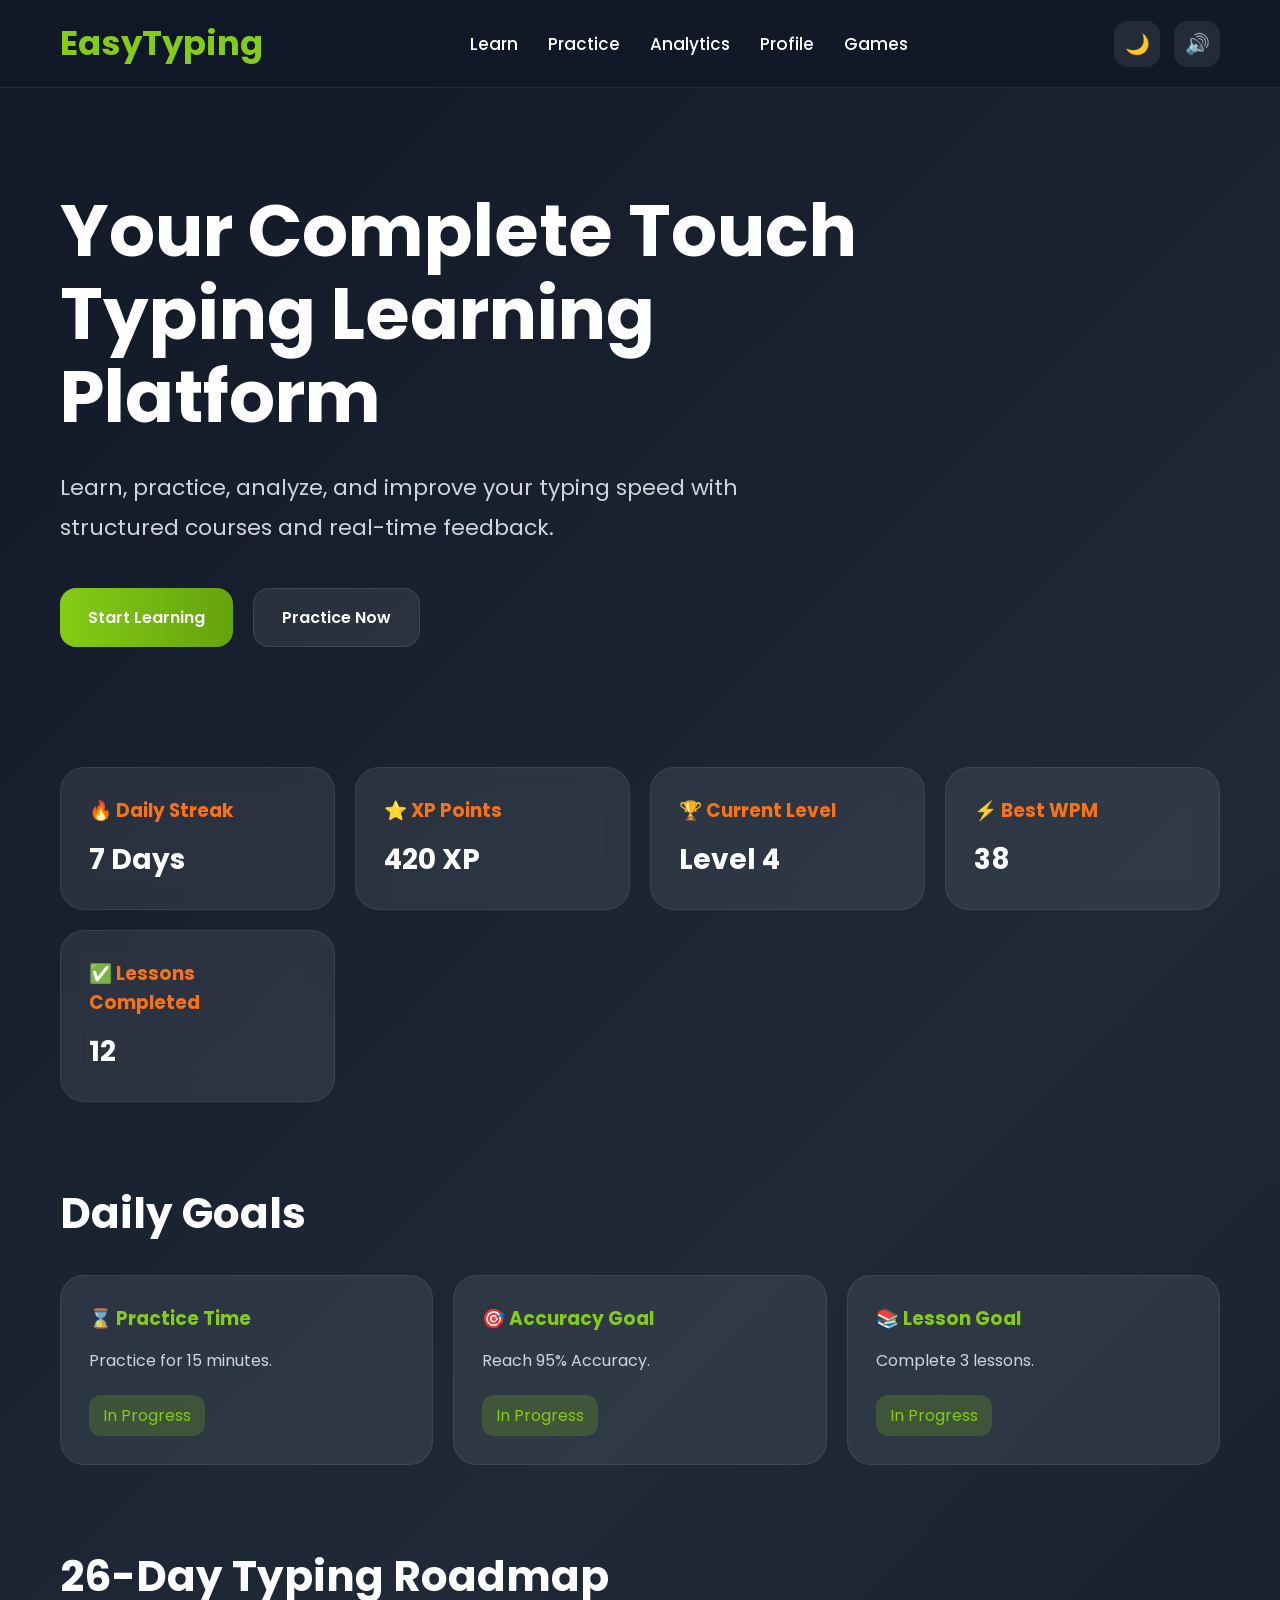
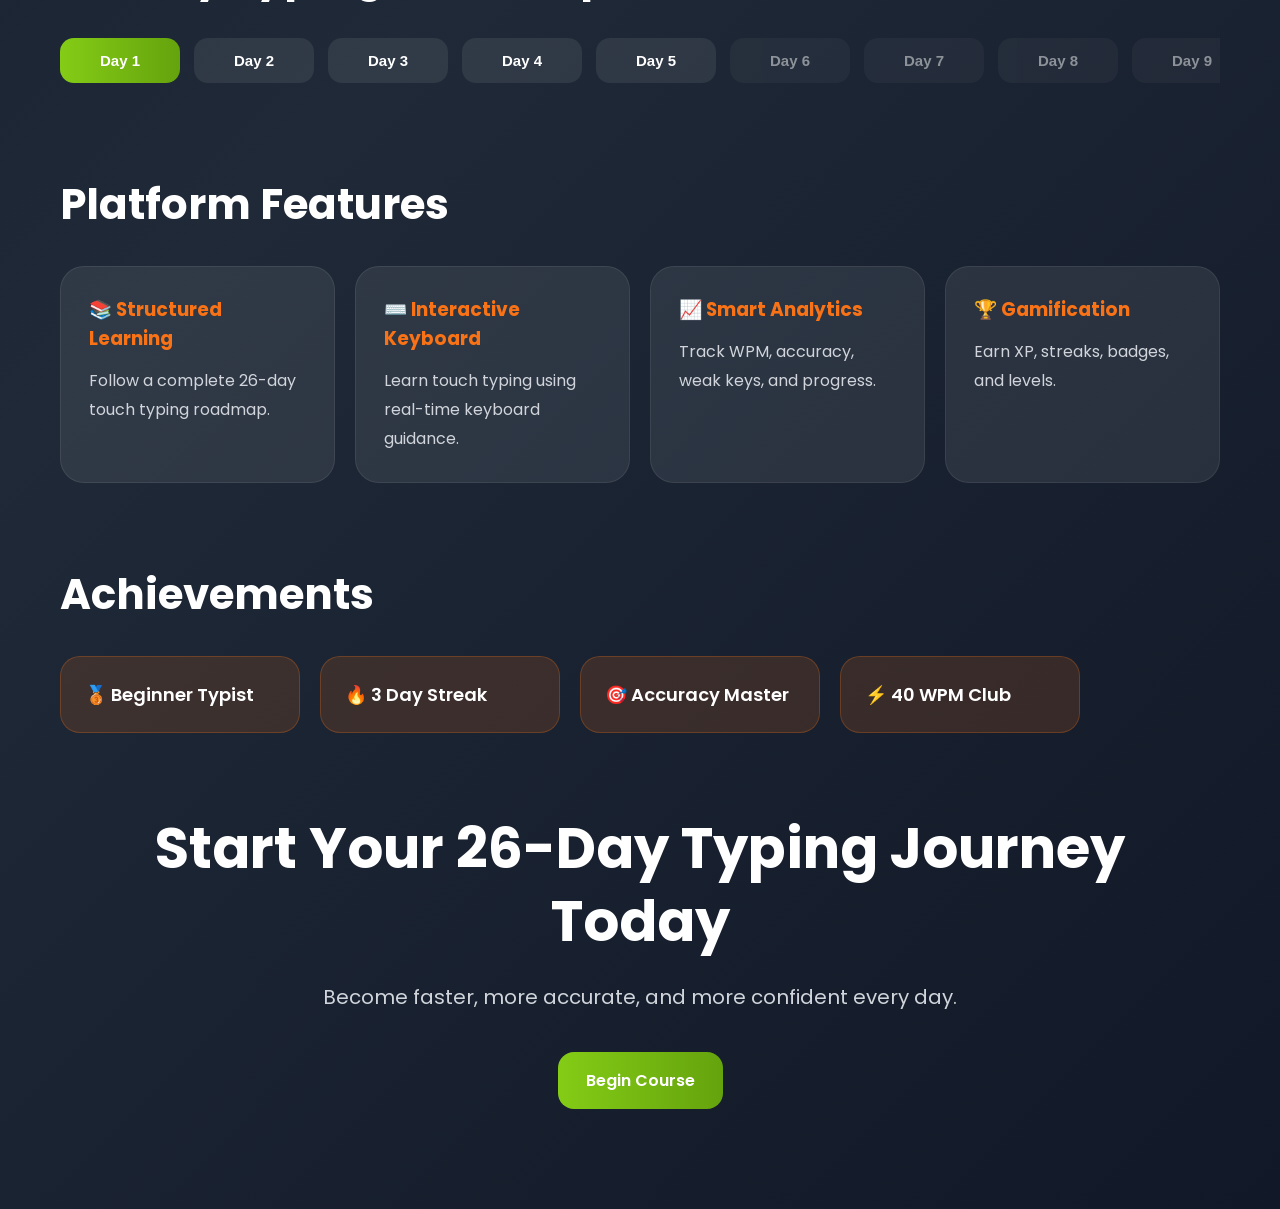
<file: index.html>
<!DOCTYPE html>
<html lang="en">
<head>

    <meta charset="UTF-8">

    <meta name="viewport"
        content="width=device-width, initial-scale=1.0">

    <title>EasyTyping V2</title>

    <!-- Google Font -->

    <link rel="preconnect"
        href="https://fonts.googleapis.com">

    <link rel="preconnect"
        href="https://fonts.gstatic.com"
        crossorigin>

    <link href="https://fonts.googleapis.com/css2?family=Poppins:wght@300;400;500;600;700&display=swap"
        rel="stylesheet">

    <!-- CSS -->

    <link rel="stylesheet"
        href="style.css">

    <!-- Favicon -->

    <link rel="icon"
        type="image/png"
        href="favicon.png">

</head>

<body>

    <!-- ========================= -->
    <!-- Navbar -->
    <!-- ========================= -->

    <nav>

        <h1 class="logo">

            <a href="index.html">
                EasyTyping
            </a>

        </h1>


        <!-- Navigation Links -->

        <ul class="nav-links">

            <li>
                <a href="learn.html">
                    Learn
                </a>
            </li>

            <li>
                <a href="practice.html">
                    Practice
                </a>
            </li>

            <li>
                <a href="analytics.html">
                    Analytics
                </a>
            </li>

            <li>
                <a href="profile.html">
                    Profile
                </a>
            </li>

            <li>
                <a href="games.html">
                    Games
                </a>
            </li>

        </ul>


        <!-- Right Buttons -->

        <div class="nav-buttons">

            <button class="theme-btn"
                id="theme-btn">
                🌙
            </button>

            <button class="sound-btn"
                id="sound-btn">
                🔊
            </button>

        </div>

    </nav>



    <!-- ========================= -->
    <!-- Hero Section -->
    <!-- ========================= -->

    <section class="hero-section">

        <div class="hero-content">

            <h2>
                Your Complete Touch Typing
                Learning Platform
            </h2>

            <p class="hero-text">
                Learn, practice, analyze,
                and improve your typing speed
                with structured courses and
                real-time feedback.
            </p>


            <div class="hero-buttons">

                <a href="learn.html"
                    class="primary-btn">
                    Start Learning
                </a>

                <a href="practice.html"
                    class="secondary-btn">
                    Practice Now
                </a>

            </div>

        </div>

    </section>



    <!-- ========================= -->
    <!-- Main Dashboard -->
    <!-- ========================= -->

    <section class="dashboard-section">

        <div class="dashboard-card">

            <h3>🔥 Daily Streak</h3>

            <p id="streak-count">
                0 Days
            </p>

        </div>


        <div class="dashboard-card">

            <h3>⭐ XP Points</h3>

            <p id="xp-count">
                0 XP
            </p>

        </div>


        <div class="dashboard-card">

            <h3>🏆 Current Level</h3>

            <p id="level-count">
                Level 1
            </p>

        </div>


        <div class="dashboard-card">

            <h3>⚡ Best WPM</h3>

            <p id="best-wpm">
                0
            </p>

        </div>


        <div class="dashboard-card">

            <h3>✅ Lessons Completed</h3>

            <p id="completed-count">
                0
            </p>

        </div>

    </section>



    <!-- ========================= -->
    <!-- Daily Goals -->
    <!-- ========================= -->

    <section class="daily-goals-section">

        <h2 class="section-title">
            Daily Goals
        </h2>

        <div class="daily-goals-container">

            <div class="goal-card">

                <h3>⌛ Practice Time</h3>

                <p>
                    Practice for 15 minutes.
                </p>

                <span>
                    In Progress
                </span>

            </div>


            <div class="goal-card">

                <h3>🎯 Accuracy Goal</h3>

                <p>
                    Reach 95% Accuracy.
                </p>

                <span>
                    In Progress
                </span>

            </div>


            <div class="goal-card">

                <h3>📚 Lesson Goal</h3>

                <p>
                    Complete 3 lessons.
                </p>

                <span>
                    In Progress
                </span>

            </div>

        </div>

    </section>



    <!-- ========================= -->
    <!-- Roadmap Preview -->
    <!-- ========================= -->

    <section class="roadmap-preview-section">

        <h2 class="section-title">
            26-Day Typing Roadmap
        </h2>


        <div class="roadmap-nav">

            <button class="roadmap-day active-roadmap-day">
                Day 1
            </button>

            <button class="roadmap-day">
                Day 2
            </button>

            <button class="roadmap-day">
                Day 3
            </button>

            <button class="roadmap-day">
                Day 4
            </button>

            <button class="roadmap-day">
                Day 5
            </button>

            <button class="roadmap-day locked-roadmap-day">
                Day 6
            </button>

            <button class="roadmap-day locked-roadmap-day">
                Day 7
            </button>

            <button class="roadmap-day locked-roadmap-day">
                Day 8
            </button>

            <button class="roadmap-day locked-roadmap-day">
                Day 9
            </button>

            <button class="roadmap-day locked-roadmap-day">
                Day 10
            </button>

        </div>

    </section>



    <!-- ========================= -->
    <!-- Features Section -->
    <!-- ========================= -->

    <section class="features-section">

        <h2 class="section-title">
            Platform Features
        </h2>

        <div class="features-container">

            <div class="feature-card">

                <h3>
                    📚 Structured Learning
                </h3>

                <p>
                    Follow a complete
                    26-day touch typing roadmap.
                </p>

            </div>


            <div class="feature-card">

                <h3>
                    ⌨️ Interactive Keyboard
                </h3>

                <p>
                    Learn touch typing using
                    real-time keyboard guidance.
                </p>

            </div>


            <div class="feature-card">

                <h3>
                    📈 Smart Analytics
                </h3>

                <p>
                    Track WPM, accuracy,
                    weak keys, and progress.
                </p>

            </div>


            <div class="feature-card">

                <h3>
                    🏆 Gamification
                </h3>

                <p>
                    Earn XP, streaks,
                    badges, and levels.
                </p>

            </div>

        </div>

    </section>



    <!-- ========================= -->
    <!-- Achievement Section -->
    <!-- ========================= -->

    <section class="achievement-section">

        <h2 class="section-title">
            Achievements
        </h2>

        <div class="achievement-container">

            <div class="achievement-card">
                🥉 Beginner Typist
            </div>

            <div class="achievement-card">
                🔥 3 Day Streak
            </div>

            <div class="achievement-card">
                🎯 Accuracy Master
            </div>

            <div class="achievement-card">
                ⚡ 40 WPM Club
            </div>

        </div>

    </section>



    <!-- ========================= -->
    <!-- CTA Section -->
    <!-- ========================= -->

    <section class="cta-section">

        <h2>
            Start Your 26-Day
            Typing Journey Today
        </h2>

        <p>
            Become faster, more accurate,
            and more confident every day.
        </p>

        <a href="learn.html"
            class="cta-btn">
            Begin Course
        </a>

    </section>



    <!-- ========================= -->
    <!-- JavaScript -->
    <!-- ========================= -->

    <script src="script.js"></script>

</body>
</html>
</file>
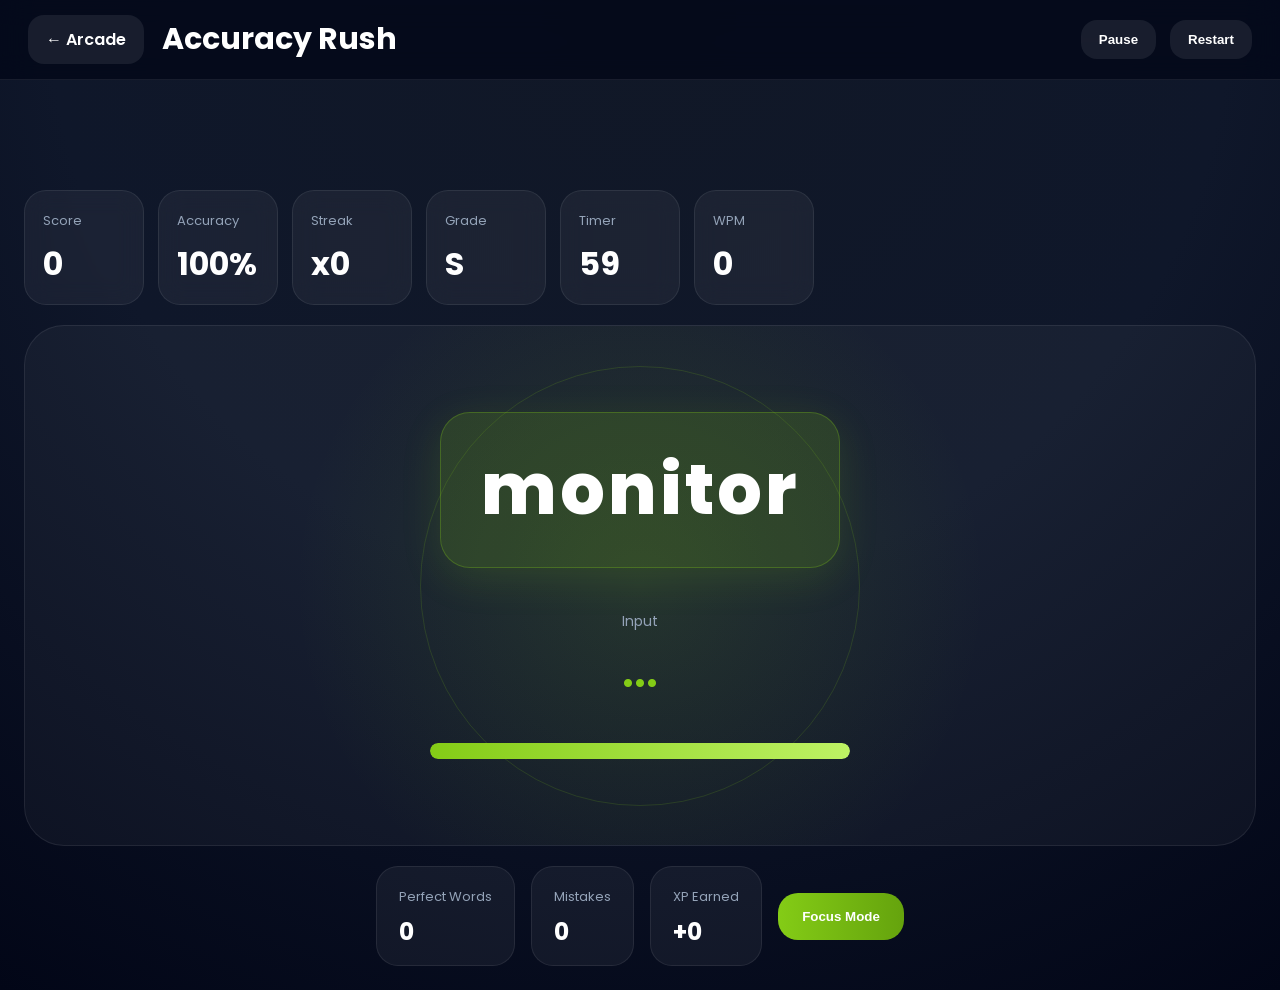
<file: accuracyrush.html>
<!-- =========================================
     EASYTYPING V2
     ACCURACY RUSH
     accuracyrush.html
========================================= -->

<!DOCTYPE html>
<html lang="en">

<head>

    <meta charset="UTF-8">

    <meta
        name="viewport"
        content="width=device-width, initial-scale=1.0">

    <title>
        Accuracy Rush | EasyTyping
    </title>

    <!-- CSS -->

    <link
        rel="stylesheet"
        href="style.css">

    <link
        rel="stylesheet"
        href="accuracyrush.css">

    <!-- FONT -->

    <link rel="preconnect"
        href="https://fonts.googleapis.com">

    <link rel="preconnect"
        href="https://fonts.gstatic.com"
        crossorigin>

    <link href="https://fonts.googleapis.com/css2?family=Poppins:wght@300;400;500;600;700;800&display=swap"
        rel="stylesheet">

</head>

<body>



    <!-- =========================================
         NAVBAR
    ========================================= -->

    <nav class="accuracy-navbar">

        <div class="nav-left">

            <a
                href="games.html"
                class="back-btn">

                ← Arcade

            </a>

            <h1>

                Accuracy Rush

            </h1>

        </div>



        <div class="nav-right">

            <button id="pauseBtn">

                Pause

            </button>

            <button id="restartBtn">

                Restart

            </button>

        </div>

    </nav>





    <!-- =========================================
         MAIN PAGE
    ========================================= -->

    <section class="accuracy-page">



        <!-- =========================================
             TOP HUD
        ========================================= -->

        <div class="top-hud">



            <div class="hud-pill">

                <span>
                    Score
                </span>

                <h2 id="score">
                    0
                </h2>

            </div>



            <div class="hud-pill">

                <span>
                    Accuracy
                </span>

                <h2 id="accuracy">
                    100%
                </h2>

            </div>



            <div class="hud-pill">

                <span>
                    Streak
                </span>

                <h2 id="streak">
                    x0
                </h2>

            </div>



            <div class="hud-pill">

                <span>
                    Grade
                </span>

                <h2 id="grade">
                    S
                </h2>

            </div>



            <div class="hud-pill">

                <span>
                    Timer
                </span>

                <h2 id="timer">
                    60
                </h2>

            </div>



            <div class="hud-pill">

                <span>
                    WPM
                </span>

                <h2 id="wpm">
                    0
                </h2>

            </div>

        </div>





        <!-- =========================================
             GAME AREA
        ========================================= -->

        <div class="accuracy-wrapper">



            <!-- BACKGROUND -->

            <div class="accuracy-glow"></div>



            <!-- PRECISION RING -->

            <div class="precision-ring"></div>



            <!-- TARGET WORD -->

            <div class="word-container">

                <div
                    class="target-word"
                    id="targetWord">

                    precision

                </div>

            </div>



            <!-- LIVE TYPING -->

            <div class="typing-preview">

                <span>
                    Input
                </span>

                <h2 id="liveTyping">

                    ...

                </h2>

            </div>



            <!-- ACCURACY BAR -->

            <div class="accuracy-meter">

                <div class="accuracy-track">

                    <div
                        class="accuracy-fill"
                        id="accuracyFill">

                    </div>

                </div>

            </div>



            <!-- PERFECT -->

            <div
                class="perfect-popup hidden"
                id="perfectPopup">

                PERFECT

            </div>



            <!-- MISTAKE -->

            <div
                class="mistake-popup hidden"
                id="mistakePopup">

                MISTAKE

            </div>



            <!-- GRADE POPUP -->

            <div
                class="grade-popup hidden"
                id="gradePopup">

                S GRADE

            </div>

        </div>





        <!-- =========================================
             BOTTOM BAR
        ========================================= -->

        <div class="bottom-bar">



            <div class="mini-stat">

                <span>
                    Perfect Words
                </span>

                <strong id="perfectWords">
                    0
                </strong>

            </div>



            <div class="mini-stat">

                <span>
                    Mistakes
                </span>

                <strong id="mistakes">
                    0
                </strong>

            </div>



            <div class="mini-stat">

                <span>
                    XP Earned
                </span>

                <strong id="earnedXP">
                    +0
                </strong>

            </div>



            <button id="focusBtn">

                Focus Mode

            </button>

        </div>

    </section>





    <!-- =========================================
         GAME OVER MODAL
    ========================================= -->

    <div
        class="game-over-overlay hidden"
        id="gameOverOverlay">

    </div>



    <div
        class="game-over-modal hidden"
        id="gameOverModal">


        <h1>

            Accuracy Rush Complete

        </h1>

        <p>

            Precision performance recorded.

        </p>



        <div class="results-grid">


            <div class="result-card">

                <span>
                    Final Score
                </span>

                <h2 id="finalScore">
                    0
                </h2>

            </div>


            <div class="result-card">

                <span>
                    Accuracy
                </span>

                <h2 id="finalAccuracy">
                    100%
                </h2>

            </div>


            <div class="result-card">

                <span>
                    Grade
                </span>

                <h2 id="finalGrade">
                    S
                </h2>

            </div>


            <div class="result-card">

                <span>
                    WPM
                </span>

                <h2 id="finalWPM">
                    0
                </h2>

            </div>

        </div>



        <div class="modal-buttons">

            <button id="playAgainBtn">

                Play Again

            </button>

            <a
                href="games.html"
                class="back-btn-modal">

                Back To Arcade

            </a>

        </div>

    </div>



    <!-- JS -->

    <script src="accuracyrush.js"></script>

</body>

</html>
</file>
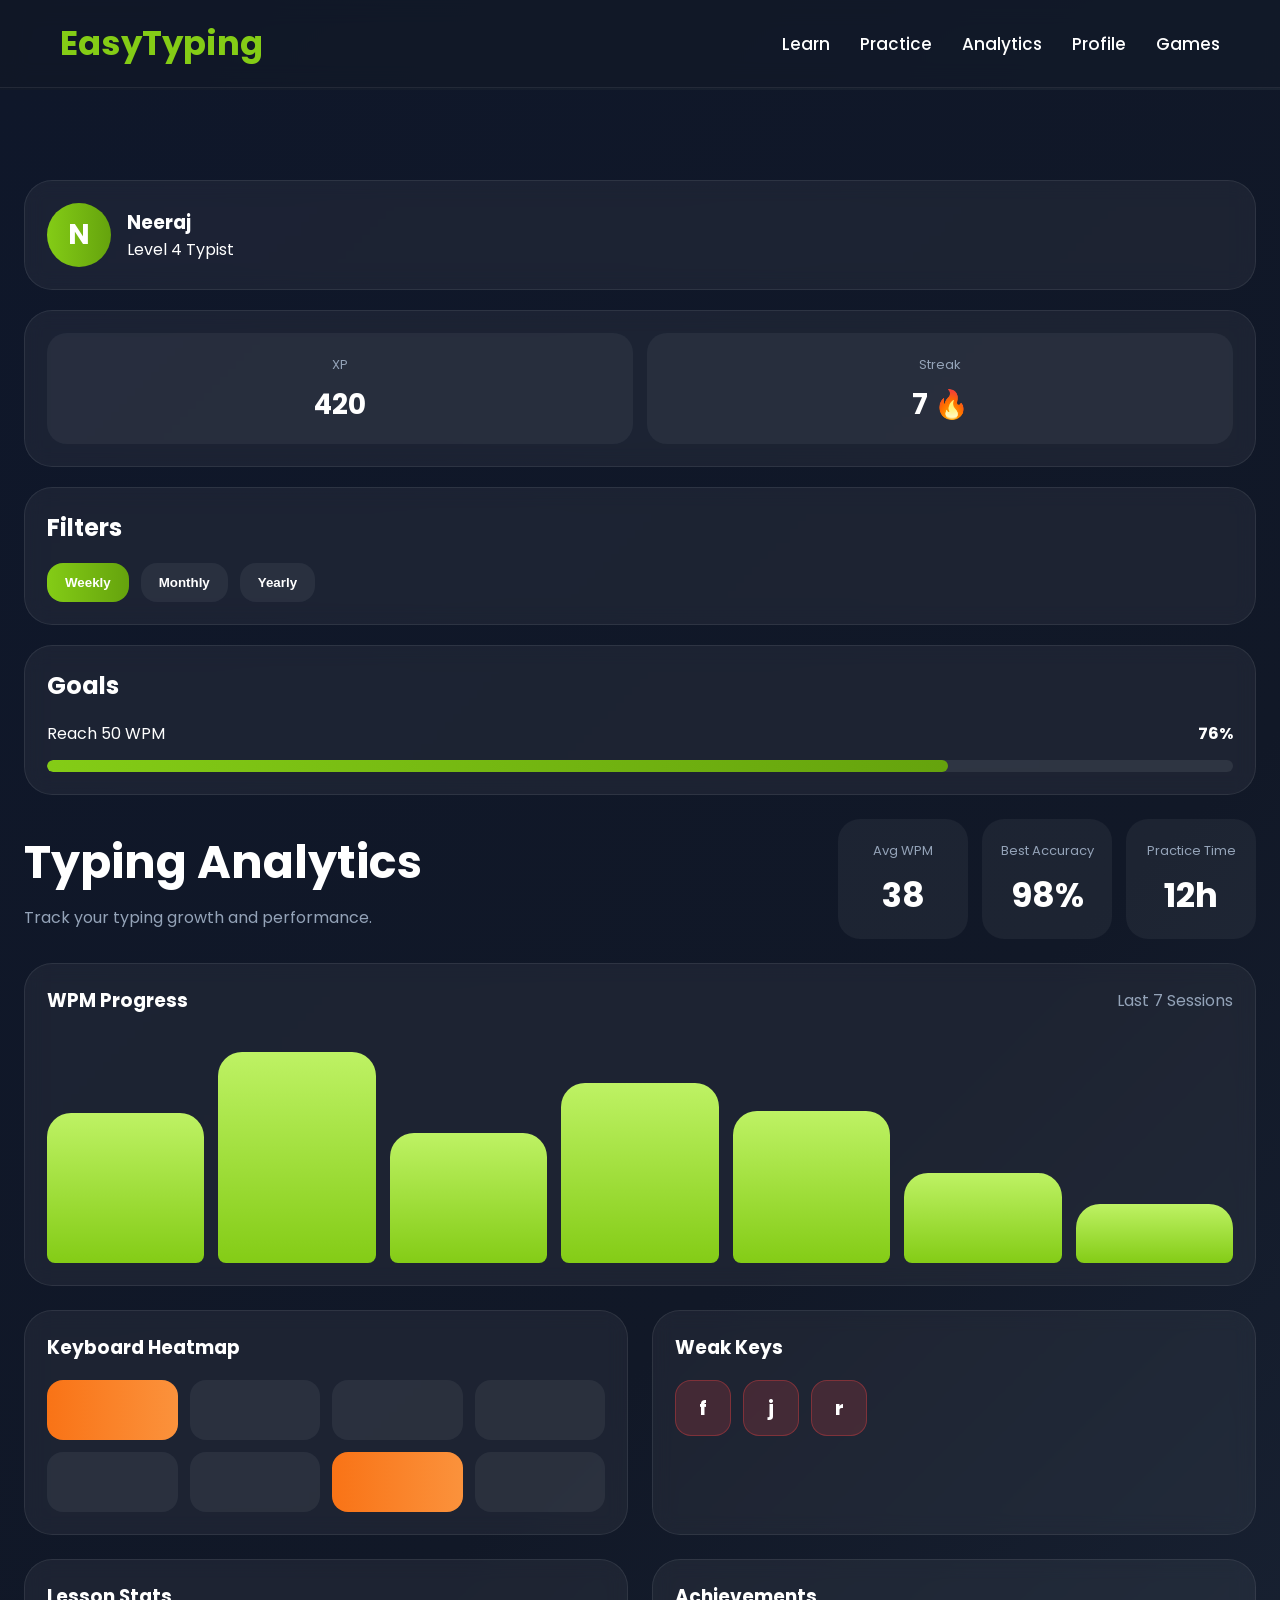
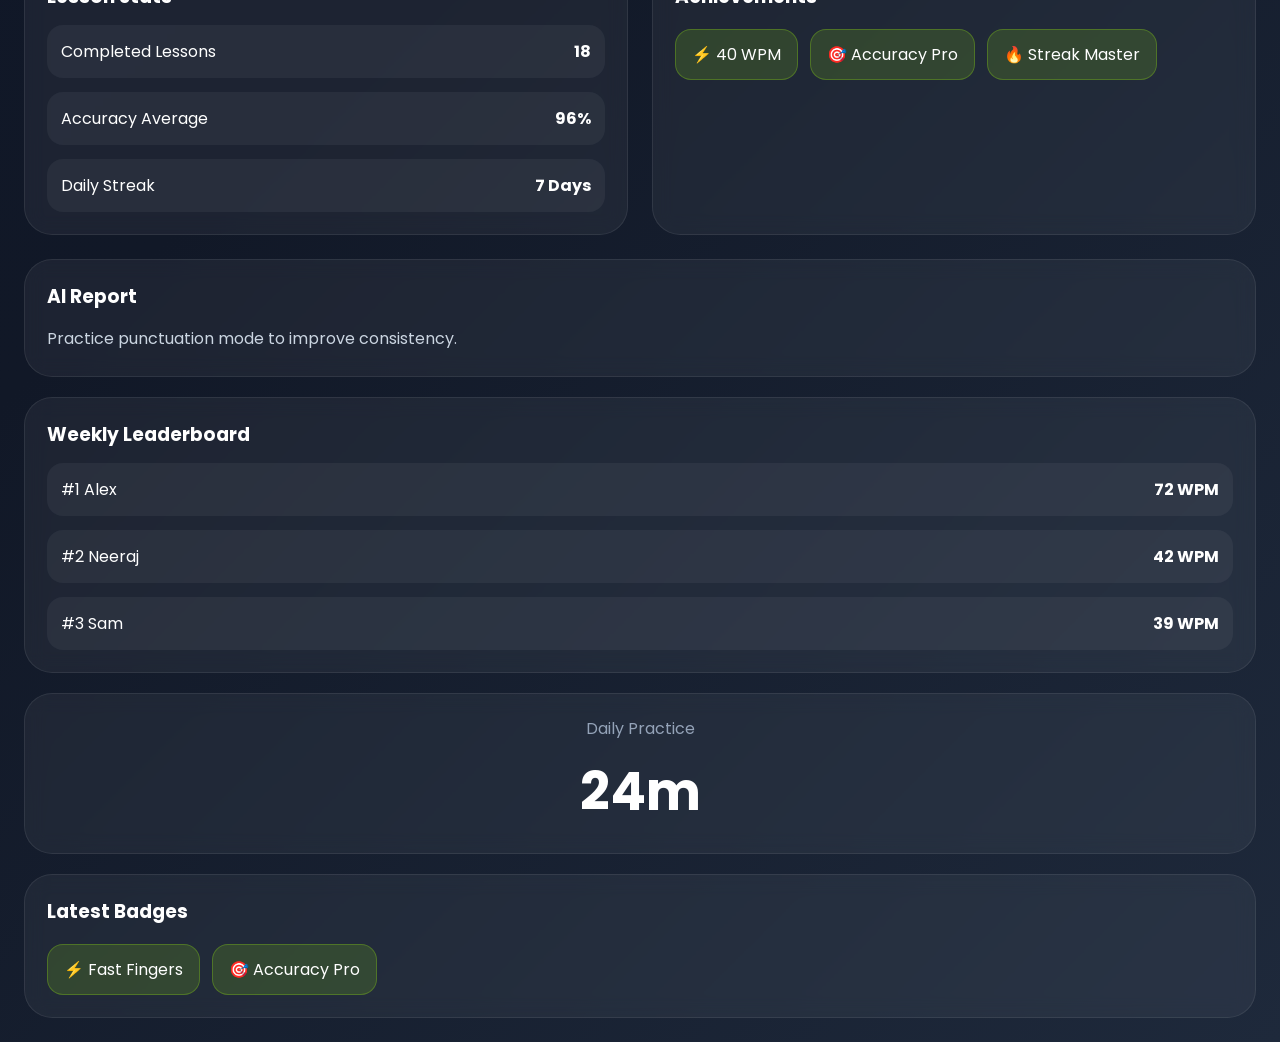
<file: analytics.html>
<!-- =========================
     ANALYTICS.HTML
     EASYTYPING V2
========================= -->

<!DOCTYPE html>
<html lang="en">

<head>

    <meta charset="UTF-8">

    <meta
        name="viewport"
        content="width=device-width, initial-scale=1.0">

    <title>
        Analytics | EasyTyping
    </title>

    <!-- CSS -->

    <link
        rel="stylesheet"
        href="style.css">

    <link
        rel="stylesheet"
        href="analytics.css">

    <!-- FONT -->

    <link rel="preconnect"
        href="https://fonts.googleapis.com">

    <link rel="preconnect"
        href="https://fonts.gstatic.com"
        crossorigin>

    <link href="https://fonts.googleapis.com/css2?family=Poppins:wght@300;400;500;600;700;800&display=swap"
        rel="stylesheet">

</head>

<body>


    <!-- =========================
         NAVBAR
    ========================== -->

    <nav>

        <h1 class="logo">

            <a href="index.html">
                EasyTyping
            </a>

        </h1>

        <ul class="nav-links">

            <li>
                <a href="learn.html">
                    Learn
                </a>
            </li>

            <li>
                <a href="practice.html">
                    Practice
                </a>
            </li>

            <li>
                <a href="analytics.html">
                    Analytics
                </a>
            </li>

            <li>
                <a href="profile.html">
                    Profile
                </a>
            </li>

            <li>
                <a href="games.html">
                    Games
                </a>
            </li>

        </ul>

    </nav>


    <!-- =========================
         ANALYTICS PAGE
    ========================== -->

    <section class="analytics-page">


        <!-- =========================
             LEFT PANEL
        ========================== -->

        <aside class="analytics-sidebar">

            <div class="analytics-profile-card">

                <div class="analytics-avatar">
                    N
                </div>

                <div>

                    <h3>
                        Neeraj
                    </h3>

                    <p>
                        Level 4 Typist
                    </p>

                </div>

            </div>


            <!-- XP -->

            <div class="analytics-xp-card">

                <div class="analytics-xp-box">

                    <span>
                        XP
                    </span>

                    <h3>
                        420
                    </h3>

                </div>

                <div class="analytics-xp-box">

                    <span>
                        Streak
                    </span>

                    <h3>
                        7 🔥
                    </h3>

                </div>

            </div>


            <!-- FILTERS -->

            <div class="analytics-filter-card">

                <h3>
                    Filters
                </h3>

                <div class="filter-buttons">

                    <button class="filter-btn active-filter">
                        Weekly
                    </button>

                    <button class="filter-btn">
                        Monthly
                    </button>

                    <button class="filter-btn">
                        Yearly
                    </button>

                </div>

            </div>


            <!-- GOALS -->

            <div class="analytics-goal-card">

                <h3>
                    Goals
                </h3>

                <div class="goal-item">

                    <span>
                        Reach 50 WPM
                    </span>

                    <strong>
                        76%
                    </strong>

                </div>

                <div class="goal-progress">

                    <div class="goal-fill"></div>

                </div>

            </div>

        </aside>


        <!-- =========================
             MAIN CONTENT
        ========================== -->

        <main class="analytics-main">


            <!-- HEADER -->

            <div class="analytics-header">

                <div>

                    <h1>
                        Typing Analytics
                    </h1>

                    <p>
                        Track your typing growth and performance.
                    </p>

                </div>


                <!-- QUICK STATS -->

                <div class="analytics-quick-stats">

                    <div class="analytics-stat-box">

                        <span>
                            Avg WPM
                        </span>

                        <h2>
                            38
                        </h2>

                    </div>

                    <div class="analytics-stat-box">

                        <span>
                            Best Accuracy
                        </span>

                        <h2>
                            98%
                        </h2>

                    </div>

                    <div class="analytics-stat-box">

                        <span>
                            Practice Time
                        </span>

                        <h2>
                            12h
                        </h2>

                    </div>

                </div>

            </div>


            <!-- MAIN GRAPH -->

            <div class="main-graph-card">

                <div class="graph-header">

                    <h3>
                        WPM Progress
                    </h3>

                    <span>
                        Last 7 Sessions
                    </span>

                </div>

                <div class="analytics-graph">

                    <div class="analytics-bar"></div>
                    <div class="analytics-bar"></div>
                    <div class="analytics-bar"></div>
                    <div class="analytics-bar"></div>
                    <div class="analytics-bar"></div>
                    <div class="analytics-bar"></div>
                    <div class="analytics-bar"></div>

                </div>

            </div>


            <!-- SECONDARY GRID -->

            <div class="analytics-grid">


                <!-- HEATMAP -->

                <div class="analytics-card">

                    <h3>
                        Keyboard Heatmap
                    </h3>

                    <div class="heatmap-grid">

                        <div class="heat-box active-heat"></div>
                        <div class="heat-box"></div>
                        <div class="heat-box"></div>
                        <div class="heat-box active-heat"></div>
                        <div class="heat-box"></div>
                        <div class="heat-box"></div>
                        <div class="heat-box active-heat"></div>
                        <div class="heat-box"></div>

                    </div>

                </div>


                <!-- WEAK KEYS -->

                <div class="analytics-card">

                    <h3>
                        Weak Keys
                    </h3>

                    <div class="weak-keys-list">

                        <div class="weak-key">
                            f
                        </div>

                        <div class="weak-key">
                            j
                        </div>

                        <div class="weak-key">
                            r
                        </div>

                    </div>

                </div>


                <!-- LESSON STATS -->

                <div class="analytics-card">

                    <h3>
                        Lesson Stats
                    </h3>

                    <div class="lesson-stat-item">

                        <span>
                            Completed Lessons
                        </span>

                        <strong>
                            18
                        </strong>

                    </div>

                    <div class="lesson-stat-item">

                        <span>
                            Accuracy Average
                        </span>

                        <strong>
                            96%
                        </strong>

                    </div>

                    <div class="lesson-stat-item">

                        <span>
                            Daily Streak
                        </span>

                        <strong>
                            7 Days
                        </strong>

                    </div>

                </div>


                <!-- ACHIEVEMENTS -->

                <div class="analytics-card">

                    <h3>
                        Achievements
                    </h3>

                    <div class="achievement-list">

                        <div class="achievement-item">
                            ⚡ 40 WPM
                        </div>

                        <div class="achievement-item">
                            🎯 Accuracy Pro
                        </div>

                        <div class="achievement-item">
                            🔥 Streak Master
                        </div>

                    </div>

                </div>

            </div>

        </main>


        <!-- =========================
             RIGHT PANEL
        ========================== -->

        <aside class="analytics-right-panel">


            <!-- AI REPORT -->

            <div class="analytics-ai-card">

                <h3>
                    AI Report
                </h3>

                <p>
                    Your typing speed has improved by 18% this week.
                    Continue practicing punctuation exercises.
                </p>

            </div>


            <!-- LEADERBOARD -->

            <div class="analytics-leaderboard">

                <h3>
                    Weekly Leaderboard
                </h3>

                <div class="leaderboard-user">

                    <span>
                        #1 Alex
                    </span>

                    <strong>
                        72 WPM
                    </strong>

                </div>

                <div class="leaderboard-user">

                    <span>
                        #2 Neeraj
                    </span>

                    <strong>
                        42 WPM
                    </strong>

                </div>

                <div class="leaderboard-user">

                    <span>
                        #3 Sam
                    </span>

                    <strong>
                        39 WPM
                    </strong>

                </div>

            </div>


            <!-- DAILY TIME -->

            <div class="analytics-time-card">

                <span>
                    Daily Practice
                </span>

                <h2>
                    24m
                </h2>

            </div>


            <!-- BADGES -->

            <div class="analytics-badge-card">

                <h3>
                    Latest Badges
                </h3>

                <div class="badge-list">

                    <div class="badge-item">
                        ⚡ Fast Fingers
                    </div>

                    <div class="badge-item">
                        🎯 Accuracy Pro
                    </div>

                </div>

            </div>

        </aside>

    </section>


    <!-- JS -->

    <script src="analytics.js"></script>

</body>

</html>
</file>
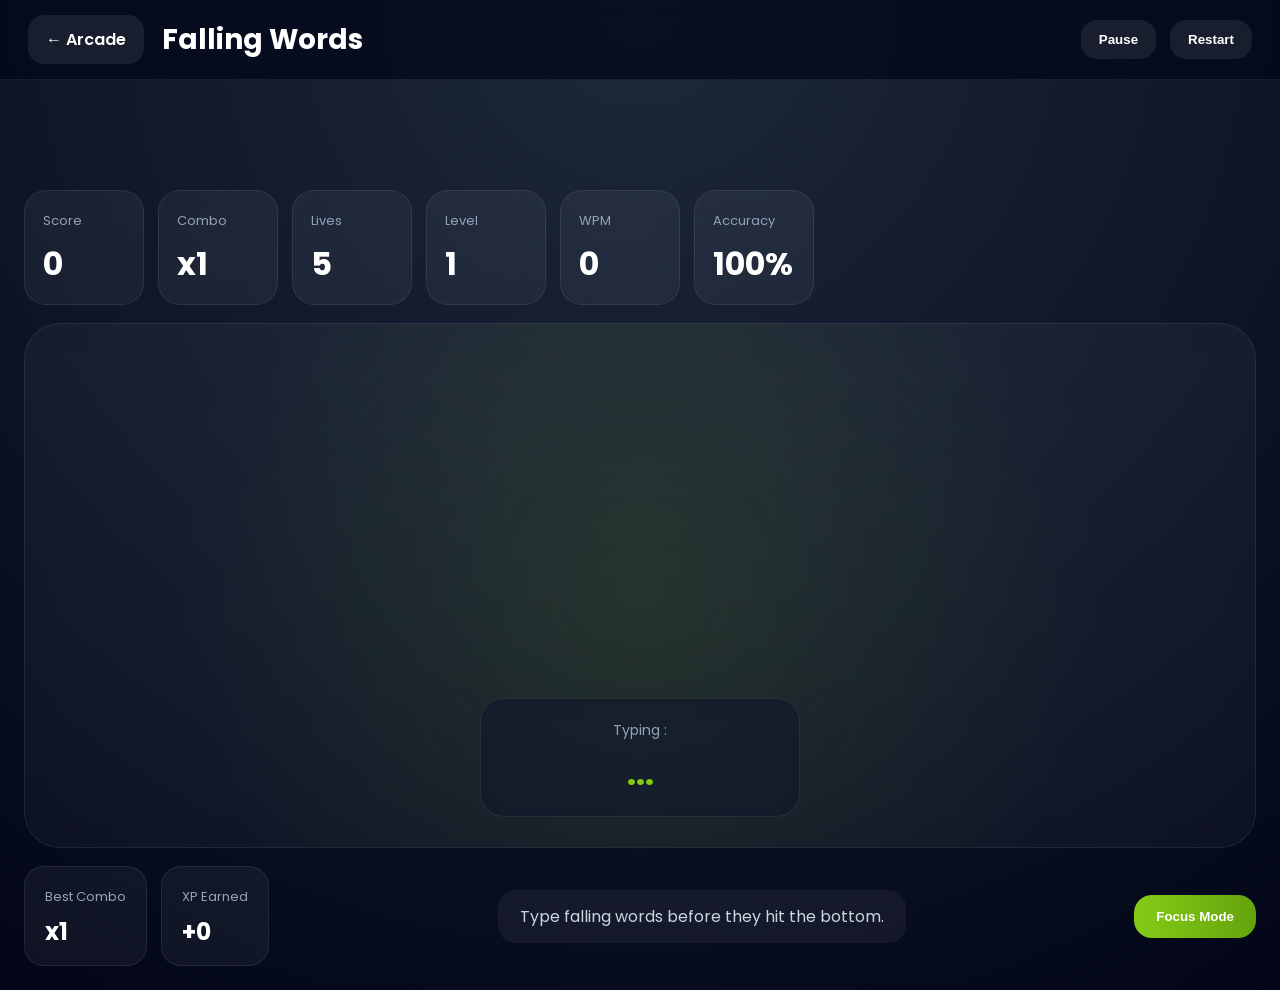
<file: fallingwords.html>
<!-- =========================================
     EASYTYPING V2
     FALLING WORDS GAME
     fallingwords.html
========================================= -->

<!DOCTYPE html>
<html lang="en">

<head>

    <meta charset="UTF-8">

    <meta
        name="viewport"
        content="width=device-width, initial-scale=1.0">

    <title>
        Falling Words | EasyTyping
    </title>

    <!-- CSS -->

    <link
        rel="stylesheet"
        href="style.css">

    <link
        rel="stylesheet"
        href="fallingwords.css">

    <!-- FONT -->

    <link rel="preconnect"
        href="https://fonts.googleapis.com">

    <link rel="preconnect"
        href="https://fonts.gstatic.com"
        crossorigin>

    <link href="https://fonts.googleapis.com/css2?family=Poppins:wght@300;400;500;600;700;800&display=swap"
        rel="stylesheet">

</head>

<body>



    <!-- =========================================
         NAVBAR
    ========================================= -->

    <nav class="game-navbar">

        <div class="nav-left">

            <a
                href="games.html"
                class="back-btn">

                ← Arcade

            </a>

            <h1>

                Falling Words

            </h1>

        </div>



        <div class="nav-right">

            <button id="pauseBtn">

                Pause

            </button>

            <button id="restartBtn">

                Restart

            </button>

        </div>

    </nav>





    <!-- =========================================
         MAIN GAME
    ========================================= -->

    <section class="falling-game-page">



        <!-- =========================================
             TOP HUD
        ========================================= -->

        <div class="top-hud">



            <div class="hud-pill">

                <span>
                    Score
                </span>

                <h2 id="score">
                    0
                </h2>

            </div>



            <div class="hud-pill">

                <span>
                    Combo
                </span>

                <h2 id="combo">
                    x1
                </h2>

            </div>



            <div class="hud-pill">

                <span>
                    Lives
                </span>

                <h2 id="lives">
                    5
                </h2>

            </div>



            <div class="hud-pill">

                <span>
                    Level
                </span>

                <h2 id="level">
                    1
                </h2>

            </div>



            <div class="hud-pill">

                <span>
                    WPM
                </span>

                <h2 id="wpm">
                    0
                </h2>

            </div>



            <div class="hud-pill">

                <span>
                    Accuracy
                </span>

                <h2 id="accuracy">
                    100%
                </h2>

            </div>

        </div>





        <!-- =========================================
             GAME AREA
        ========================================= -->

        <div class="game-wrapper">



            <!-- BACKGROUND FX -->

            <div class="background-glow"></div>



            <!-- GAME FIELD -->

            <div
                class="game-field"
                id="gameField">



                <!-- PARTICLES -->

                <div
                    id="particleContainer">

                </div>



                <!-- COMBO FX -->

                <div
                    class="combo-popup hidden"
                    id="comboPopup">

                    COMBO x5

                </div>



                <!-- LEVEL UP -->

                <div
                    class="level-popup hidden"
                    id="levelPopup">

                    LEVEL UP

                </div>



                <!-- BOSS -->

                <div
                    class="boss-warning hidden"
                    id="bossWarning">

                    BOSS ROUND

                </div>

            </div>





            <!-- =========================================
                 TYPING PREVIEW
            ========================================= -->

            <div class="typing-preview">

                <span>
                    Typing :
                </span>

                <h2 id="liveTyping">

                    ...

                </h2>

            </div>

        </div>





        <!-- =========================================
             BOTTOM BAR
        ========================================= -->

        <div class="bottom-bar">



            <div class="bottom-left">

                <div class="mini-stat">

                    <span>
                        Best Combo
                    </span>

                    <strong id="bestCombo">
                        x1
                    </strong>

                </div>

                <div class="mini-stat">

                    <span>
                        XP Earned
                    </span>

                    <strong id="earnedXP">
                        +0
                    </strong>

                </div>

            </div>



            <div class="bottom-center">

                <div class="game-tip">

                    Type falling words before they hit the bottom.

                </div>

            </div>



            <div class="bottom-right">

                <button id="focusBtn">

                    Focus Mode

                </button>

            </div>

        </div>

    </section>





    <!-- =========================================
         GAME OVER MODAL
    ========================================= -->

    <div
        class="game-over-overlay hidden"
        id="gameOverOverlay">

    </div>



    <div
        class="game-over-modal hidden"
        id="gameOverModal">


        <h1>

            Game Over

        </h1>

        <p>

            Great reaction speed.

        </p>



        <div class="result-grid">


            <div class="result-card">

                <span>
                    Final Score
                </span>

                <h2 id="finalScore">
                    0
                </h2>

            </div>


            <div class="result-card">

                <span>
                    Best Combo
                </span>

                <h2 id="finalBestCombo">
                    x1
                </h2>

            </div>


            <div class="result-card">

                <span>
                    WPM
                </span>

                <h2 id="finalWPM">
                    0
                </h2>

            </div>


            <div class="result-card">

                <span>
                    Accuracy
                </span>

                <h2 id="finalAccuracy">
                    100%
                </h2>

            </div>

        </div>



        <div class="modal-buttons">

            <button id="playAgainBtn">

                Play Again

            </button>

            <a
                href="games.html"
                class="back-arcade-btn">

                Back To Arcade

            </a>

        </div>

    </div>



    <!-- JS -->

    <script src="fallingwords.js"></script>

</body>

</html>
</file>
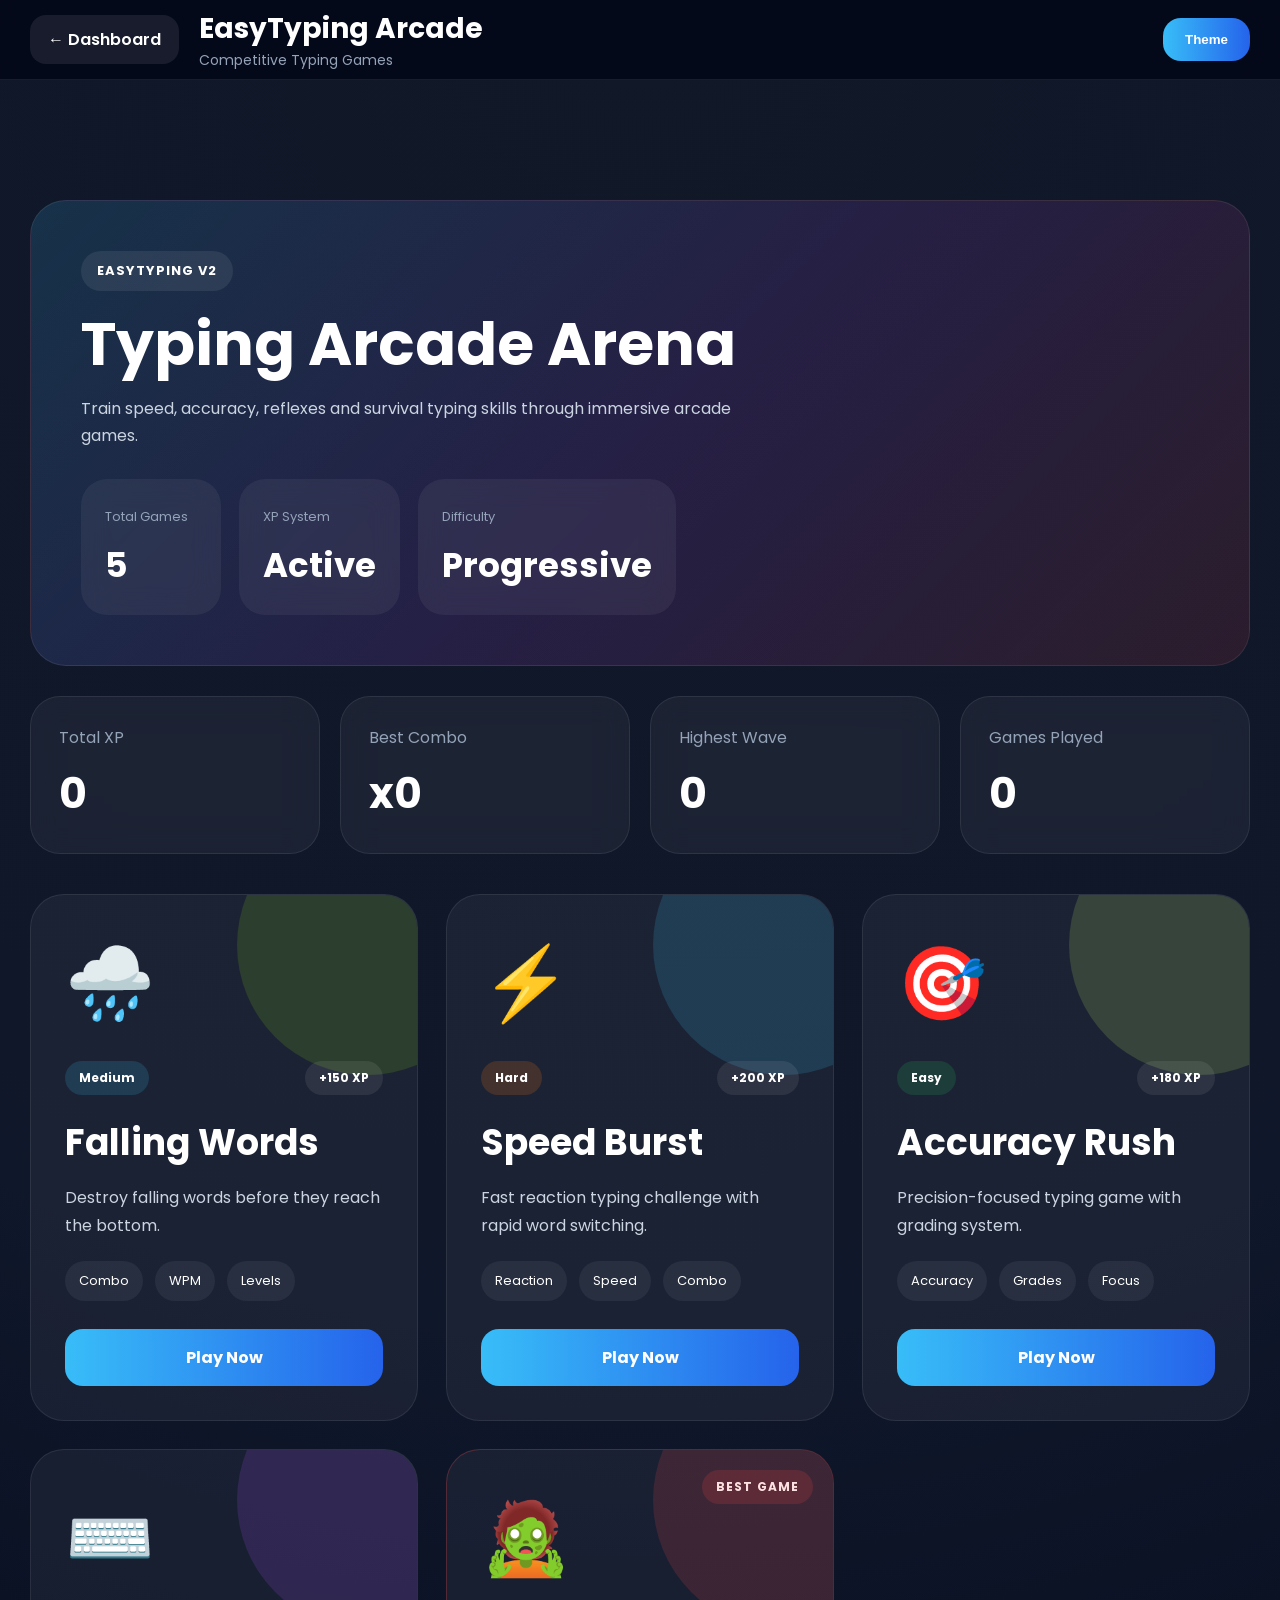
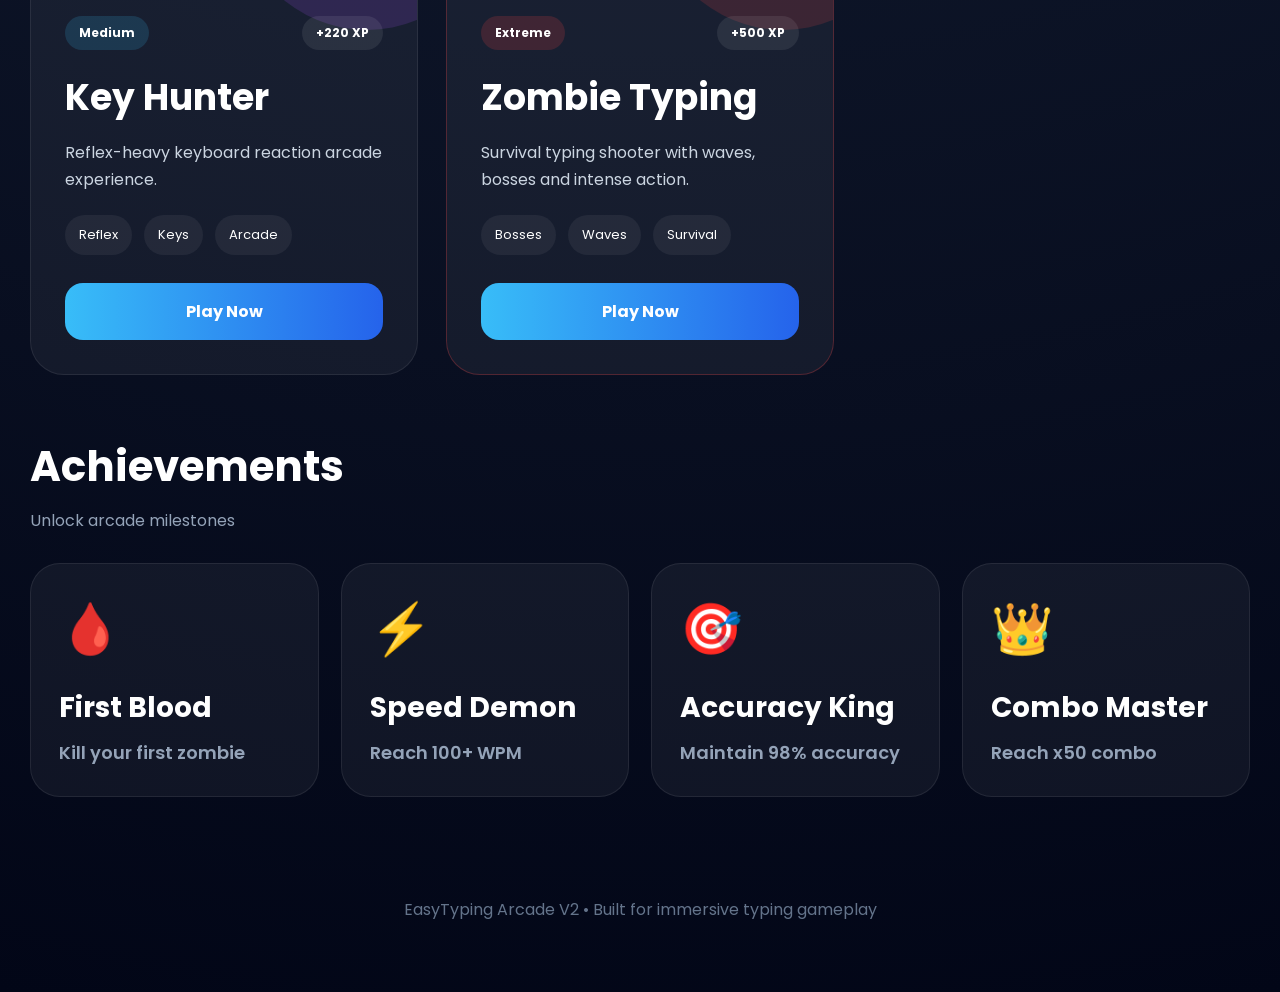
<file: games.html>
<!-- =========================================
     EASYTYPING V2
     GAMES ARCADE HUB
     games.html
========================================= -->

<!DOCTYPE html>
<html lang="en">

<head>

    <meta charset="UTF-8">

    <meta
        name="viewport"
        content="width=device-width, initial-scale=1.0">

    <title>
        EasyTyping Arcade
    </title>

    <!-- CSS -->

    <link
        rel="stylesheet"
        href="style.css">

    <link
        rel="stylesheet"
        href="games.css">

    <!-- FONT -->

    <link rel="preconnect"
        href="https://fonts.googleapis.com">

    <link rel="preconnect"
        href="https://fonts.gstatic.com"
        crossorigin>

    <link href="https://fonts.googleapis.com/css2?family=Poppins:wght@300;400;500;600;700;800&display=swap"
        rel="stylesheet">

</head>

<body>



    <!-- =========================================
         NAVBAR
    ========================================= -->

    <nav class="games-navbar">

        <div class="nav-left">

            <a
                href="index.html"
                class="back-btn">

                ← Dashboard

            </a>

            <div>

                <h1>

                    EasyTyping Arcade

                </h1>

                <p>

                    Competitive Typing Games

                </p>

            </div>

        </div>



        <div class="nav-right">

            <button id="themeToggle">

                Theme

            </button>

        </div>

    </nav>





    <!-- =========================================
         MAIN PAGE
    ========================================= -->

    <section class="games-page">



        <!-- =========================================
             HERO
        ========================================= -->

        <div class="arcade-hero">

            <div class="hero-content">

                <span class="hero-badge">

                    EASYTYPING V2

                </span>

                <h1>

                    Typing Arcade Arena

                </h1>

                <p>

                    Train speed, accuracy, reflexes and survival typing skills through immersive arcade games.

                </p>

            </div>



            <div class="hero-stats">

                <div class="hero-stat">

                    <span>
                        Total Games
                    </span>

                    <h2>
                        5
                    </h2>

                </div>

                <div class="hero-stat">

                    <span>
                        XP System
                    </span>

                    <h2>
                        Active
                    </h2>

                </div>

                <div class="hero-stat">

                    <span>
                        Difficulty
                    </span>

                    <h2>
                        Progressive
                    </h2>

                </div>

            </div>

        </div>





        <!-- =========================================
             QUICK STATS
        ========================================= -->

        <div class="dashboard-grid">

            <div class="dashboard-card">

                <span>
                    Total XP
                </span>

                <h2 id="totalXP">
                    0
                </h2>

            </div>

            <div class="dashboard-card">

                <span>
                    Best Combo
                </span>

                <h2 id="bestCombo">
                    x0
                </h2>

            </div>

            <div class="dashboard-card">

                <span>
                    Highest Wave
                </span>

                <h2 id="highestWave">
                    0
                </h2>

            </div>

            <div class="dashboard-card">

                <span>
                    Games Played
                </span>

                <h2 id="gamesPlayed">
                    0
                </h2>

            </div>

        </div>





        <!-- =========================================
             GAME GRID
        ========================================= -->

        <div class="games-grid">



            <!-- FALLING WORDS -->

            <div class="game-card green-card">

                <div class="card-glow"></div>

                <div class="game-icon">

                    🌧️

                </div>

                <div class="game-info">

                    <div class="card-top">

                        <span class="difficulty medium">

                            Medium

                        </span>

                        <span class="xp-badge">

                            +150 XP

                        </span>

                    </div>

                    <h2>

                        Falling Words

                    </h2>

                    <p>

                        Destroy falling words before they reach the bottom.

                    </p>

                    <div class="feature-tags">

                        <span>Combo</span>
                        <span>WPM</span>
                        <span>Levels</span>

                    </div>

                    <a
                        href="fallingwords.html"
                        class="play-btn">

                        Play Now

                    </a>

                </div>

            </div>





            <!-- SPEED BURST -->

            <div class="game-card blue-card">

                <div class="card-glow"></div>

                <div class="game-icon">

                    ⚡

                </div>

                <div class="game-info">

                    <div class="card-top">

                        <span class="difficulty hard">

                            Hard

                        </span>

                        <span class="xp-badge">

                            +200 XP

                        </span>

                    </div>

                    <h2>

                        Speed Burst

                    </h2>

                    <p>

                        Fast reaction typing challenge with rapid word switching.

                    </p>

                    <div class="feature-tags">

                        <span>Reaction</span>
                        <span>Speed</span>
                        <span>Combo</span>

                    </div>

                    <a
                        href="speedburst.html"
                        class="play-btn">

                        Play Now

                    </a>

                </div>

            </div>





            <!-- ACCURACY RUSH -->

            <div class="game-card lime-card">

                <div class="card-glow"></div>

                <div class="game-icon">

                    🎯

                </div>

                <div class="game-info">

                    <div class="card-top">

                        <span class="difficulty easy">

                            Easy

                        </span>

                        <span class="xp-badge">

                            +180 XP

                        </span>

                    </div>

                    <h2>

                        Accuracy Rush

                    </h2>

                    <p>

                        Precision-focused typing game with grading system.

                    </p>

                    <div class="feature-tags">

                        <span>Accuracy</span>
                        <span>Grades</span>
                        <span>Focus</span>

                    </div>

                    <a
                        href="accuracyrush.html"
                        class="play-btn">

                        Play Now

                    </a>

                </div>

            </div>





            <!-- KEY HUNTER -->

            <div class="game-card purple-card">

                <div class="card-glow"></div>

                <div class="game-icon">

                    ⌨️

                </div>

                <div class="game-info">

                    <div class="card-top">

                        <span class="difficulty medium">

                            Medium

                        </span>

                        <span class="xp-badge">

                            +220 XP

                        </span>

                    </div>

                    <h2>

                        Key Hunter

                    </h2>

                    <p>

                        Reflex-heavy keyboard reaction arcade experience.

                    </p>

                    <div class="feature-tags">

                        <span>Reflex</span>
                        <span>Keys</span>
                        <span>Arcade</span>

                    </div>

                    <a
                        href="keyhunter.html"
                        class="play-btn">

                        Play Now

                    </a>

                </div>

            </div>





            <!-- ZOMBIE TYPING -->

            <div class="game-card red-card featured-card">

                <div class="featured-label">

                    BEST GAME

                </div>

                <div class="card-glow"></div>

                <div class="game-icon">

                    🧟

                </div>

                <div class="game-info">

                    <div class="card-top">

                        <span class="difficulty extreme">

                            Extreme

                        </span>

                        <span class="xp-badge">

                            +500 XP

                        </span>

                    </div>

                    <h2>

                        Zombie Typing

                    </h2>

                    <p>

                        Survival typing shooter with waves, bosses and intense action.

                    </p>

                    <div class="feature-tags">

                        <span>Bosses</span>
                        <span>Waves</span>
                        <span>Survival</span>

                    </div>

                    <a
                        href="zombietyping.html"
                        class="play-btn">

                        Play Now

                    </a>

                </div>

            </div>

        </div>





        <!-- =========================================
             ACHIEVEMENTS
        ========================================= -->

        <div class="achievements-section">

            <div class="section-header">

                <h2>

                    Achievements

                </h2>

                <p>

                    Unlock arcade milestones

                </p>

            </div>



            <div class="achievements-grid">

                <div class="achievement-card">

                    <div class="achievement-icon">

                        🩸

                    </div>

                    <h3>

                        First Blood

                    </h3>

                    <p>

                        Kill your first zombie

                    </p>

                </div>

                <div class="achievement-card">

                    <div class="achievement-icon">

                        ⚡

                    </div>

                    <h3>

                        Speed Demon

                    </h3>

                    <p>

                        Reach 100+ WPM

                    </p>

                </div>

                <div class="achievement-card">

                    <div class="achievement-icon">

                        🎯

                    </div>

                    <h3>

                        Accuracy King

                    </h3>

                    <p>

                        Maintain 98% accuracy

                    </p>

                </div>

                <div class="achievement-card">

                    <div class="achievement-icon">

                        👑

                    </div>

                    <h3>

                        Combo Master

                    </h3>

                    <p>

                        Reach x50 combo

                    </p>

                </div>

            </div>

        </div>





        <!-- =========================================
             FOOTER
        ========================================= -->

        <footer class="games-footer">

            <p>

                EasyTyping Arcade V2 • Built for immersive typing gameplay

            </p>

        </footer>

    </section>



    <!-- JS -->

    <script src="games.js"></script>

</body>

</html>
</file>
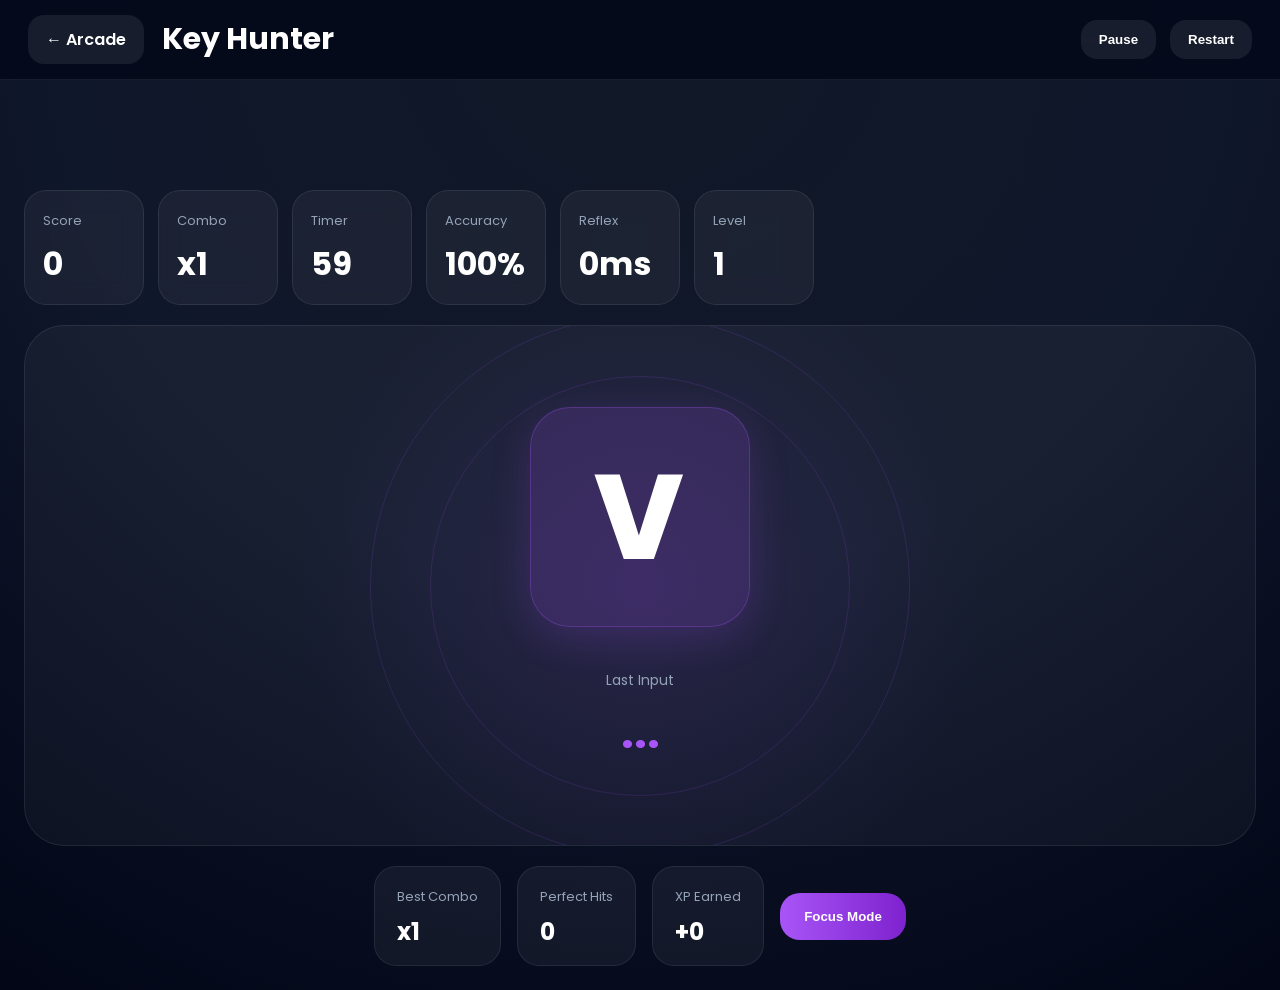
<file: keyhunter.html>
<!-- =========================================
     EASYTYPING V2
     KEY HUNTER
     keyhunter.html
========================================= -->

<!DOCTYPE html>
<html lang="en">

<head>

    <meta charset="UTF-8">

    <meta
        name="viewport"
        content="width=device-width, initial-scale=1.0">

    <title>
        Key Hunter | EasyTyping
    </title>

    <!-- CSS -->

    <link
        rel="stylesheet"
        href="style.css">

    <link
        rel="stylesheet"
        href="keyhunter.css">

    <!-- FONT -->

    <link rel="preconnect"
        href="https://fonts.googleapis.com">

    <link rel="preconnect"
        href="https://fonts.gstatic.com"
        crossorigin>

    <link href="https://fonts.googleapis.com/css2?family=Poppins:wght@300;400;500;600;700;800&display=swap"
        rel="stylesheet">

</head>

<body>



    <!-- =========================================
         NAVBAR
    ========================================= -->

    <nav class="hunter-navbar">

        <div class="nav-left">

            <a
                href="games.html"
                class="back-btn">

                ← Arcade

            </a>

            <h1>

                Key Hunter

            </h1>

        </div>



        <div class="nav-right">

            <button id="pauseBtn">

                Pause

            </button>

            <button id="restartBtn">

                Restart

            </button>

        </div>

    </nav>





    <!-- =========================================
         MAIN PAGE
    ========================================= -->

    <section class="hunter-page">



        <!-- =========================================
             TOP HUD
        ========================================= -->

        <div class="top-hud">

            <div class="hud-pill">

                <span>
                    Score
                </span>

                <h2 id="score">
                    0
                </h2>

            </div>

            <div class="hud-pill">

                <span>
                    Combo
                </span>

                <h2 id="combo">
                    x1
                </h2>

            </div>

            <div class="hud-pill">

                <span>
                    Timer
                </span>

                <h2 id="timer">
                    60
                </h2>

            </div>

            <div class="hud-pill">

                <span>
                    Accuracy
                </span>

                <h2 id="accuracy">
                    100%
                </h2>

            </div>

            <div class="hud-pill">

                <span>
                    Reflex
                </span>

                <h2 id="reflex">
                    0ms
                </h2>

            </div>

            <div class="hud-pill">

                <span>
                    Level
                </span>

                <h2 id="level">
                    1
                </h2>

            </div>

        </div>





        <!-- =========================================
             GAME AREA
        ========================================= -->

        <div class="hunter-wrapper">



            <!-- GLOW -->

            <div class="hunter-glow"></div>



            <!-- RINGS -->

            <div class="ring ring-one"></div>

            <div class="ring ring-two"></div>



            <!-- TARGET KEY -->

            <div class="target-key-container">

                <div
                    class="target-key"
                    id="targetKey">

                    A

                </div>

            </div>



            <!-- TYPING FEEDBACK -->

            <div class="typing-feedback">

                <span>
                    Last Input
                </span>

                <h2 id="lastInput">

                    ...

                </h2>

            </div>



            <!-- COMBO -->

            <div
                class="combo-popup hidden"
                id="comboPopup">

                COMBO x5

            </div>



            <!-- PERFECT -->

            <div
                class="perfect-popup hidden"
                id="perfectPopup">

                PERFECT

            </div>



            <!-- MISS -->

            <div
                class="miss-popup hidden"
                id="missPopup">

                MISS

            </div>

        </div>





        <!-- =========================================
             BOTTOM BAR
        ========================================= -->

        <div class="bottom-bar">



            <div class="mini-stat">

                <span>
                    Best Combo
                </span>

                <strong id="bestCombo">
                    x1
                </strong>

            </div>



            <div class="mini-stat">

                <span>
                    Perfect Hits
                </span>

                <strong id="perfectHits">
                    0
                </strong>

            </div>



            <div class="mini-stat">

                <span>
                    XP Earned
                </span>

                <strong id="earnedXP">
                    +0
                </strong>

            </div>



            <button id="focusBtn">

                Focus Mode

            </button>

        </div>

    </section>





    <!-- =========================================
         GAME OVER MODAL
    ========================================= -->

    <div
        class="game-over-overlay hidden"
        id="gameOverOverlay">

    </div>



    <div
        class="game-over-modal hidden"
        id="gameOverModal">


        <h1>

            Key Hunter Complete

        </h1>

        <p>

            Reflex performance analyzed.

        </p>



        <div class="results-grid">


            <div class="result-card">

                <span>
                    Final Score
                </span>

                <h2 id="finalScore">
                    0
                </h2>

            </div>


            <div class="result-card">

                <span>
                    Best Combo
                </span>

                <h2 id="finalCombo">
                    x1
                </h2>

            </div>


            <div class="result-card">

                <span>
                    Accuracy
                </span>

                <h2 id="finalAccuracy">
                    100%
                </h2>

            </div>


            <div class="result-card">

                <span>
                    Reflex
                </span>

                <h2 id="finalReflex">
                    0ms
                </h2>

            </div>

        </div>



        <div class="modal-buttons">

            <button id="playAgainBtn">

                Play Again

            </button>

            <a
                href="games.html"
                class="back-btn-modal">

                Back To Arcade

            </a>

        </div>

    </div>



    <!-- JS -->

    <script src="keyhunter.js"></script>

</body>

</html>
</file>
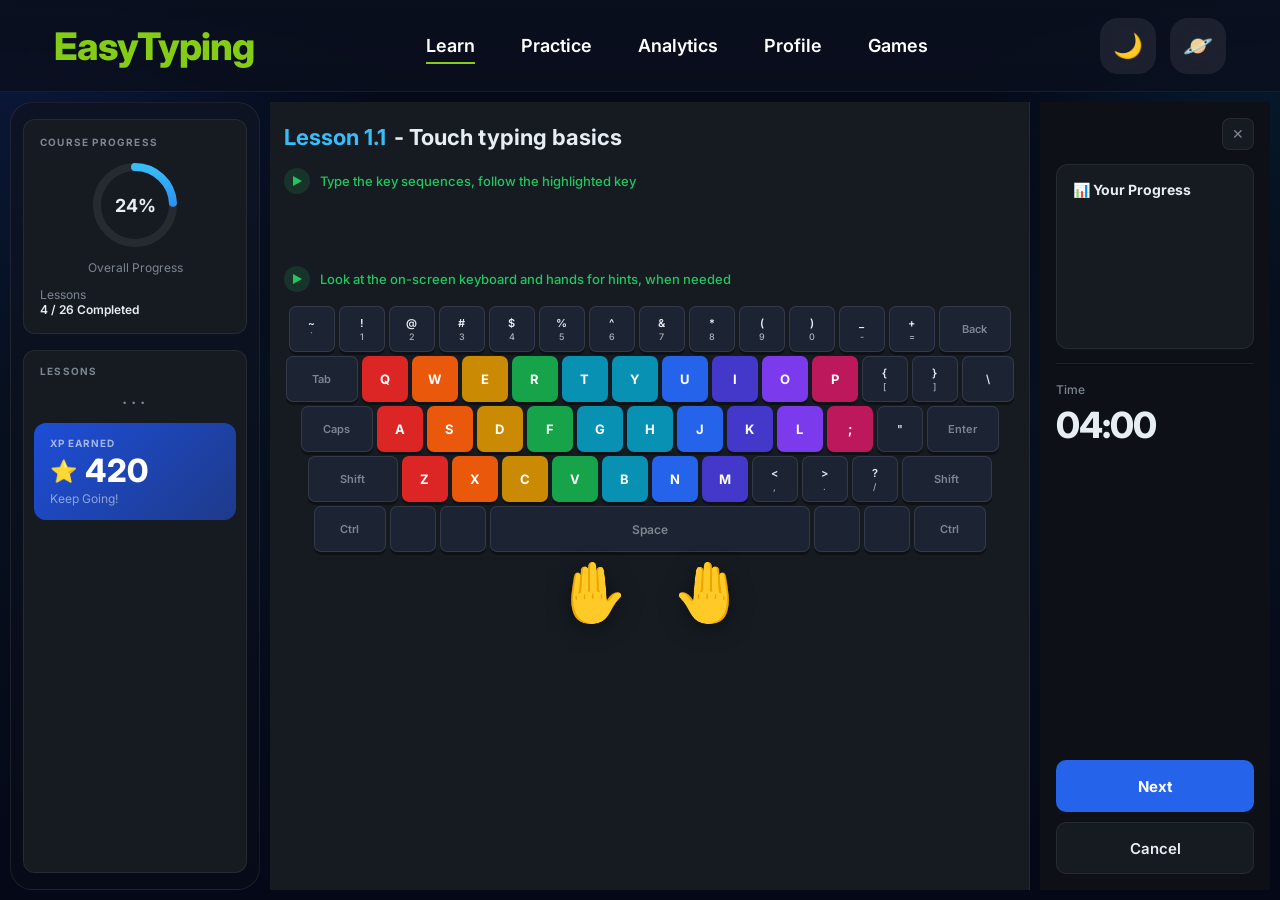
<file: learn.html>
<!DOCTYPE html>
<html lang="en">
<head>
<meta charset="UTF-8">
<meta name="viewport" content="width=device-width, initial-scale=1.0">
<title>EasyTyping Learn</title>
<link rel="preconnect" href="https://fonts.googleapis.com">
<link rel="preconnect" href="https://fonts.gstatic.com" crossorigin>
<link href="https://fonts.googleapis.com/css2?family=Inter:wght@300;400;500;600;700;800&display=swap" rel="stylesheet">
<link rel="stylesheet" href="learn.css">
</head>
<body>

<!-- HIDDEN INPUT -->
<input type="text" id="hidden-input" autocomplete="off" spellcheck="false">

<!-- ========================= -->
<!-- MAIN NAVBAR -->
<!-- ========================= -->

<header class="main-navbar">

    <div class="navbar-left">

        <h1 class="main-logo">
            <a href="index.html">
                EasyTyping
            </a>
        </h1>

    </div>


    <ul class="main-nav-links">

        <li>
            <a href="learn.html" class="active-nav">
                Learn
            </a>
        </li>

        <li>
            <a href="practice.html">
                Practice
            </a>
        </li>

        <li>
            <a href="analytics.html">
                Analytics
            </a>
        </li>

        <li>
            <a href="profile.html">
                Profile
            </a>
        </li>

        <li>
            <a href="games.html">
                Games
            </a>
        </li>

    </ul>


    <div class="navbar-right">

        <button class="nav-icon-btn" id="theme-btn">
            🌙
        </button>

        <button class="nav-icon-btn">
            🪐
        </button>

    </div>

</header>

<button class="menu-toggle">
  ☰
</button>

<!-- MAIN LAYOUT -->
<div class="main-layout">

  <!-- LEFT SIDEBAR -->
  <aside class="left-sidebar">

    <div class="progress-card">
      <div class="progress-card-title">COURSE PROGRESS</div>
      <div class="progress-circle-wrap">
        <div class="progress-circle">
          <svg width="90" height="90" viewBox="0 0 90 90">
            <circle cx="45" cy="45" r="38" fill="none" stroke="rgba(255,255,255,0.07)" stroke-width="8"/>
            <circle id="progress-arc" cx="45" cy="45" r="38" fill="none"
              stroke="url(#pgrad)" stroke-width="8"
              stroke-linecap="round"
              stroke-dasharray="238.76"
              stroke-dashoffset="181.46"/>
            <defs>
              <linearGradient id="pgrad" x1="0%" y1="0%" x2="100%" y2="0%">
                <stop offset="0%" stop-color="#2563eb"/>
                <stop offset="100%" stop-color="#38bdf8"/>
              </linearGradient>
            </defs>
          </svg>
          <div class="circle-text" id="circle-text">24%</div>
        </div>
      </div>
      <div class="progress-label">Overall Progress</div>
      <div class="lesson-stat">Lessons</div>
      <div class="lesson-stat"><strong>4 / 26 Completed</strong></div>
    </div>

    <div class="lessons-card">
      <div class="lessons-label">LESSONS</div>
      <div id="lessons-list"></div>
      <div class="lessons-more">···</div>

      <div class="xp-card">
        <div class="xp-label">XP EARNED</div>
        <div class="xp-row">
          <div class="xp-star">⭐</div>
          <div class="xp-amount" id="xp-amount">420</div>
        </div>
        <div class="xp-sub">Keep Going!</div>
      </div>
    </div>

  </aside>

  <!-- CENTER -->
  <main class="trainer-section">
    <div class="trainer-card" id="trainer-card">

      <div class="trainer-title">
        <span class="lesson-num-label" id="lesson-num-label">Lesson 1.1</span>
        <span>- Touch typing basics</span>
      </div>

      <div class="guide-line">
        <div class="guide-dot">
          <svg viewBox="0 0 12 12"><polygon points="2,1 11,6 2,11"/></svg>
        </div>
        <p>Type the key sequences, follow the highlighted key</p>
      </div>

      <div class="typing-preview" id="typing-preview"></div>

      <div class="practice-grid" id="practice-grid"></div>

      <div class="guide-line">
        <div class="guide-dot">
          <svg viewBox="0 0 12 12"><polygon points="2,1 11,6 2,11"/></svg>
        </div>
        <p>Look at the on-screen keyboard and hands for hints, when needed</p>
      </div>

      <!-- KEYBOARD -->
      <div class="keyboard-wrapper">

        <!-- Number row -->
        <div class="keyboard-row">
          <div class="key key-dark" style="min-width:46px;font-size:10px;"><span>~</span><span class="key-sub">`</span></div>
          <div class="key key-dark"><span>!</span><span class="key-sub">1</span></div>
          <div class="key key-dark"><span>@</span><span class="key-sub">2</span></div>
          <div class="key key-dark"><span>#</span><span class="key-sub">3</span></div>
          <div class="key key-dark"><span>$</span><span class="key-sub">4</span></div>
          <div class="key key-dark"><span>%</span><span class="key-sub">5</span></div>
          <div class="key key-dark"><span>^</span><span class="key-sub">6</span></div>
          <div class="key key-dark"><span>&</span><span class="key-sub">7</span></div>
          <div class="key key-dark"><span>*</span><span class="key-sub">8</span></div>
          <div class="key key-dark"><span>(</span><span class="key-sub">9</span></div>
          <div class="key key-dark"><span>)</span><span class="key-sub">0</span></div>
          <div class="key key-dark"><span>_</span><span class="key-sub">-</span></div>
          <div class="key key-dark"><span>+</span><span class="key-sub">=</span></div>
          <div class="key key-wide" style="min-width:72px;">Back</div>
        </div>

        <!-- QWERTY row -->
        <div class="keyboard-row">
          <div class="key key-wide">Tab</div>
          <div class="key red"    data-key="Q">Q</div>
          <div class="key orange" data-key="W">W</div>
          <div class="key yellow" data-key="E">E</div>
          <div class="key green"  data-key="R">R</div>
          <div class="key teal"   data-key="T">T</div>
          <div class="key teal"   data-key="Y">Y</div>
          <div class="key blue"   data-key="U">U</div>
          <div class="key indigo" data-key="I">I</div>
          <div class="key purple" data-key="O">O</div>
          <div class="key pink"   data-key="P">P</div>
          <div class="key key-dark"><span>{</span><span class="key-sub">[</span></div>
          <div class="key key-dark"><span>}</span><span class="key-sub">]</span></div>
          <div class="key key-dark" style="min-width:52px;font-size:11px;">\</div>
        </div>

        <!-- Home row -->
        <div class="keyboard-row">
          <div class="key key-wide">Caps</div>
          <div class="key red"    data-key="A">A</div>
          <div class="key orange" data-key="S">S</div>
          <div class="key yellow" data-key="D">D</div>
          <div class="key green"  data-key="F">F</div>
          <div class="key teal"   data-key="G">G</div>
          <div class="key teal"   data-key="H">H</div>
          <div class="key blue"   data-key="J">J</div>
          <div class="key indigo" data-key="K">K</div>
          <div class="key purple" data-key="L">L</div>
          <div class="key pink"   data-key=";">;</div>
          <div class="key key-dark">"</div>
          <div class="key key-wide">Enter</div>
        </div>

        <!-- Bottom row -->
        <div class="keyboard-row">
          <div class="key key-wide" style="min-width:90px;">Shift</div>
          <div class="key red"    data-key="Z">Z</div>
          <div class="key orange" data-key="X">X</div>
          <div class="key yellow" data-key="C">C</div>
          <div class="key green"  data-key="V">V</div>
          <div class="key teal"   data-key="B">B</div>
          <div class="key blue"   data-key="N">N</div>
          <div class="key indigo" data-key="M">M</div>
          <div class="key key-dark"><span>&lt;</span><span class="key-sub">,</span></div>
          <div class="key key-dark"><span>&gt;</span><span class="key-sub">.</span></div>
          <div class="key key-dark"><span>?</span><span class="key-sub">/</span></div>
          <div class="key key-wide" style="min-width:90px;">Shift</div>
        </div>

        <!-- Space row -->
        <div class="keyboard-row">
          <div class="key key-wide">Ctrl</div>
          <div class="key key-wide" style="min-width:46px;"></div>
          <div class="key key-wide" style="min-width:46px;"></div>
          <div class="key-space" id="space-key">Space</div>
          <div class="key key-wide" style="min-width:46px;"></div>
          <div class="key key-wide" style="min-width:46px;"></div>
          <div class="key key-wide">Ctrl</div>
        </div>

      </div>

      <!-- HANDS -->
      <div class="hands-area">
        <div class="hand-img left-hand">🤚</div>
        <div class="hand-img">🤚</div>
      </div>

    </div>

    <!-- <div class="tip-bar">
      💡 Tip: Keep your eyes on the screen and use all your fingers. Accuracy comes first!
    </div> -->
  </main>

  <!-- RIGHT SIDEBAR -->
  <aside class="right-sidebar">

    <button class="close-btn">✕</button>

    <div class="right-card">
      <h3>📊 Your Progress</h3>
      <div class="bars-chart" id="bars-chart"></div>
    </div>

    <div class="right-divider"></div>

    <div class="timer-section">
      <div class="timer-label">Time</div>
      <div class="timer-value" id="timer">04:00</div>
    </div>

    <div class="right-buttons">
      <button class="next-btn" id="next-btn">Next</button>
      <button class="cancel-btn" id="cancel-btn">Cancel</button>
    </div>

  </aside>
</div>

<!-- JS (Modules) -->
<script type="module" src="../userData.js"></script>
<script type="module" src="../achievements.js"></script>
<script type="module" src="learn.js"></script>
<script src="learnContent.js"></script>

</body>
</html>
</file>
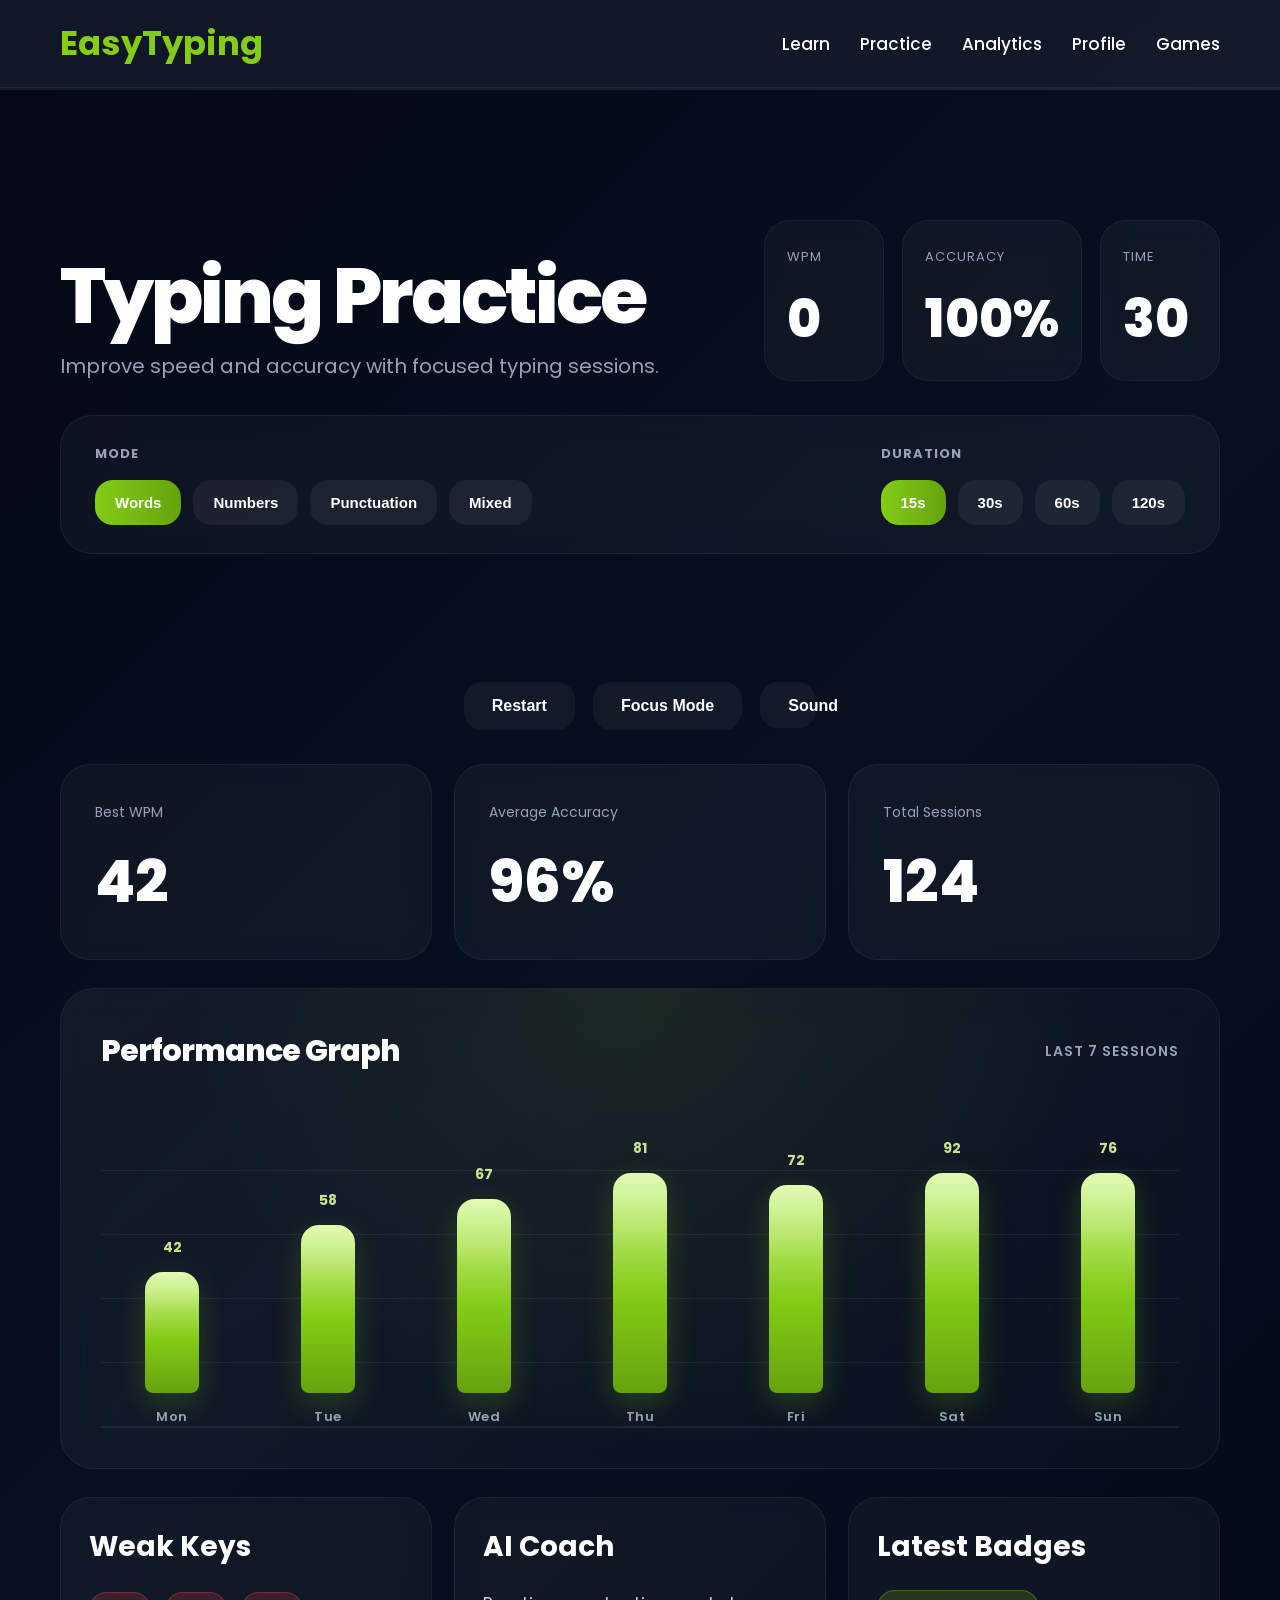
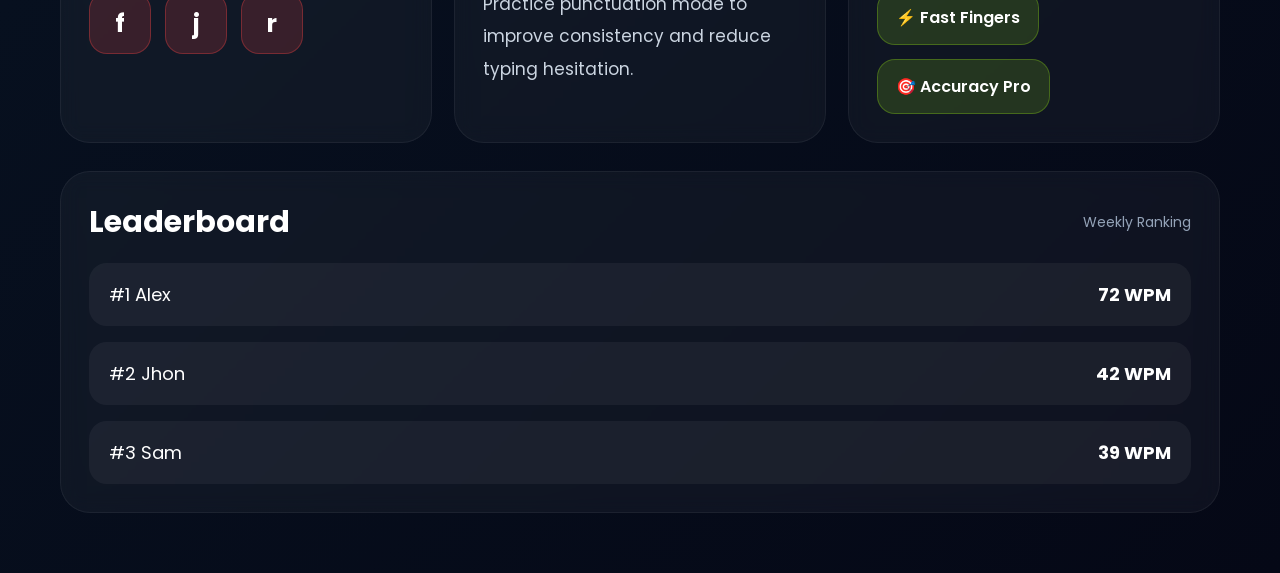
<file: practice.html>
<!-- =========================
     PRACTICE.HTML
     EASYTYPING V2
========================= -->

<!DOCTYPE html>
<html lang="en">

<head>

    <meta charset="UTF-8">

    <meta
        name="viewport"
        content="width=device-width, initial-scale=1.0">

    <title>
        Practice | EasyTyping V2
    </title>

    <!-- CSS -->

    <link
        rel="stylesheet"
        href="style.css">

    <link
        rel="stylesheet"
        href="practice.css">

    <!-- FONT -->

    <link rel="preconnect"
        href="https://fonts.googleapis.com">

    <link rel="preconnect"
        href="https://fonts.gstatic.com"
        crossorigin>

    <link href="https://fonts.googleapis.com/css2?family=Poppins:wght@300;400;500;600;700;800&display=swap"
        rel="stylesheet">

</head>

<body>


    <!-- =========================
         NAVBAR
    ========================== -->

    <nav>

        <h1 class="logo">

            <a href="index.html">
                EasyTyping
            </a>

        </h1>

        <ul class="nav-links">

            <li>
                <a href="learn.html">
                    Learn
                </a>
            </li>

            <li>
                <a href="practice.html">
                    Practice
                </a>
            </li>

            <li>
                <a href="analytics.html">
                    Analytics
                </a>
            </li>

            <li>
                <a href="profile.html">
                    Profile
                </a>
            </li>

            <li>
                <a href="games.html">
                    Games
                </a>
            </li>

        </ul>

    </nav>


    <!-- =========================
     PRACTICE SECTION
    ========================= -->

    <section class="practice-page">

        <main class="practice-main">


            <!-- =========================
                HEADER
            ========================== -->

            <div class="practice-header">

                <div class="practice-heading">

                    <h1>
                        Typing Practice
                    </h1>

                    <p>
                        Improve speed and accuracy with focused typing sessions.
                    </p>

                </div>


                <!-- LIVE STATS -->

                <div class="practice-live-stats">

                    <div class="practice-stat">

                        <span>
                            WPM
                        </span>

                        <h2 id="practice-wpm">
                            0
                        </h2>

                    </div>

                    <div class="practice-stat">

                        <span>
                            Accuracy
                        </span>

                        <h2 id="practice-accuracy">
                            100%
                        </h2>

                    </div>

                    <div class="practice-stat">

                        <span>
                            Time
                        </span>

                        <h2 id="practice-timer">
                            30
                        </h2>

                    </div>

                </div>

            </div>



            <!-- =========================
                TOP SETTINGS BAR
            ========================== -->

            <div class="practice-settings-bar">


                <!-- MODES -->

                <div class="practice-setting-group">

                    <span class="setting-label">
                        Mode
                    </span>

                    <div class="mode-buttons">

                        <button class="mode-btn active-mode">
                            Words
                        </button>

                        <button class="mode-btn">
                            Numbers
                        </button>

                        <button class="mode-btn">
                            Punctuation
                        </button>

                        <button class="mode-btn">
                            Mixed
                        </button>

                    </div>

                </div>



                <!-- DURATION -->

                <div class="practice-setting-group">

                    <span class="setting-label">
                        Duration
                    </span>

                    <div class="duration-buttons">

                        <button class="duration-btn active-duration">
                            15s
                        </button>

                        <button class="duration-btn">
                            30s
                        </button>

                        <button class="duration-btn">
                            60s
                        </button>

                        <button class="duration-btn">
                            120s
                        </button>

                    </div>

                </div>

            </div>



            <!-- =========================
                PRACTICE BOX
            ========================== -->

            <div class="practice-box">

                <div class="practice-text">

                </div>

                <input
                    type="text"
                    class="practice-input"
                    autocomplete="off"
                    spellcheck="false">

            </div>



            <!-- =========================
                CONTROLS
            ========================== -->

            <div class="practice-controls">

                <button class="restart-practice-btn">
                    Restart
                </button>

                <button class="focus-btn">
                    Focus Mode
                </button>

                <button class="sound-btn">
                    Sound
                </button>

            </div>



            <!-- =========================
                PERFORMANCE
            ========================== -->

            <div class="practice-performance-section">


                <div class="performance-top-grid">

                    <div class="performance-card">

                        <span>
                            Best WPM
                        </span>

                        <h2>
                            42
                        </h2>

                    </div>


                    <div class="performance-card">

                        <span>
                            Average Accuracy
                        </span>

                        <h2>
                            96%
                        </h2>

                    </div>


                    <div class="performance-card">

                        <span>
                            Total Sessions
                        </span>

                        <h2>
                            124
                        </h2>

                    </div>

                </div>



                <!-- GRAPH -->

                <div class="practice-graph-card">

                    <div class="graph-header">

                        <h3>
                            Performance Graph
                        </h3>

                        <span>
                            Last 7 Sessions
                        </span>

                    </div>

                    <div class="practice-graph">

                        <div class="graph-column">
                            <span class="graph-value">42</span>
                            <div class="graph-bar" style="height:42%"></div>
                            <span class="graph-day">Mon</span>
                        </div>

                        <div class="graph-column">
                            <span class="graph-value">58</span>
                            <div class="graph-bar" style="height:58%"></div>
                            <span class="graph-day">Tue</span>
                        </div>

                        <div class="graph-column">
                            <span class="graph-value">67</span>
                            <div class="graph-bar" style="height:67%"></div>
                            <span class="graph-day">Wed</span>
                        </div>

                        <div class="graph-column">
                            <span class="graph-value">81</span>
                            <div class="graph-bar" style="height:81%"></div>
                            <span class="graph-day">Thu</span>
                        </div>

                        <div class="graph-column">
                            <span class="graph-value">72</span>
                            <div class="graph-bar" style="height:72%"></div>
                            <span class="graph-day">Fri</span>
                        </div>

                        <div class="graph-column">
                            <span class="graph-value">92</span>
                            <div class="graph-bar" style="height:92%"></div>
                            <span class="graph-day">Sat</span>
                        </div>

                        <div class="graph-column">
                            <span class="graph-value">76</span>
                            <div class="graph-bar" style="height:76%"></div>
                            <span class="graph-day">Sun</span>
                        </div>

                    </div>

                </div>



                <!-- BOTTOM ANALYTICS -->

                <div class="practice-bottom-grid">


                    <!-- WEAK KEYS -->

                    <div class="weak-keys-card">

                        <h3>
                            Weak Keys
                        </h3>

                        <div class="weak-key-list">

                            <div class="weak-key">
                                f
                            </div>

                            <div class="weak-key">
                                j
                            </div>

                            <div class="weak-key">
                                r
                            </div>

                        </div>

                    </div>



                    <!-- AI COACH -->

                    <div class="practice-ai-card">

                        <h3>
                            AI Coach
                        </h3>

                        <p>
                            Practice punctuation mode to improve consistency and reduce typing hesitation.
                        </p>

                    </div>



                    <!-- BADGES -->

                    <div class="practice-badge-card">

                        <h3>
                            Latest Badges
                        </h3>

                        <div class="badge-list">

                            <div class="badge-item">
                                ⚡ Fast Fingers
                            </div>

                            <div class="badge-item">
                                🎯 Accuracy Pro
                            </div>

                        </div>

                    </div>

                </div>



                <!-- LEADERBOARD -->

                <div class="practice-leaderboard">

                    <div class="leaderboard-header">

                        <h3>
                            Leaderboard
                        </h3>

                        <span>
                            Weekly Ranking
                        </span>

                    </div>

                    <div class="leaderboard-user">

                        <span>
                            #1 Alex
                        </span>

                        <strong>
                            72 WPM
                        </strong>

                    </div>

                    <div class="leaderboard-user">

                        <span>
                            #2 Jhon
                        </span>

                        <strong>
                            42 WPM
                        </strong>

                    </div>

                    <div class="leaderboard-user">

                        <span>
                            #3 Sam
                        </span>

                        <strong>
                            39 WPM
                        </strong>

                    </div>

                </div>

            </div>

        </main>

    </section>


    <!-- =========================
         RESULT MODAL
    ========================== -->

    <div class="practice-result-overlay hidden"></div>

    <div class="practice-result-modal hidden">

        <h2>
            Practice Complete 🎉
        </h2>

        <div class="result-stats">

            <div class="result-box">

                <span>
                    WPM
                </span>

                <h3>
                    42
                </h3>

            </div>

            <div class="result-box">

                <span>
                    Accuracy
                </span>

                <h3>
                    96%
                </h3>

            </div>

            <div class="result-box">

                <span>
                    XP
                </span>

                <h3>
                    +35
                </h3>

            </div>

        </div>

        <div class="result-buttons">

            <button class="retry-btn">
                Retry
            </button>

            <button class="continue-btn">
                Continue
            </button>

        </div>

    </div>


    <!-- JS -->

    <!-- JS (Modules) -->
    <script type="module" src="../userData.js"></script>
    <script type="module" src="../achievements.js"></script>
    <script type="module" src="practice.js"></script>

</body>

</html>
</file>
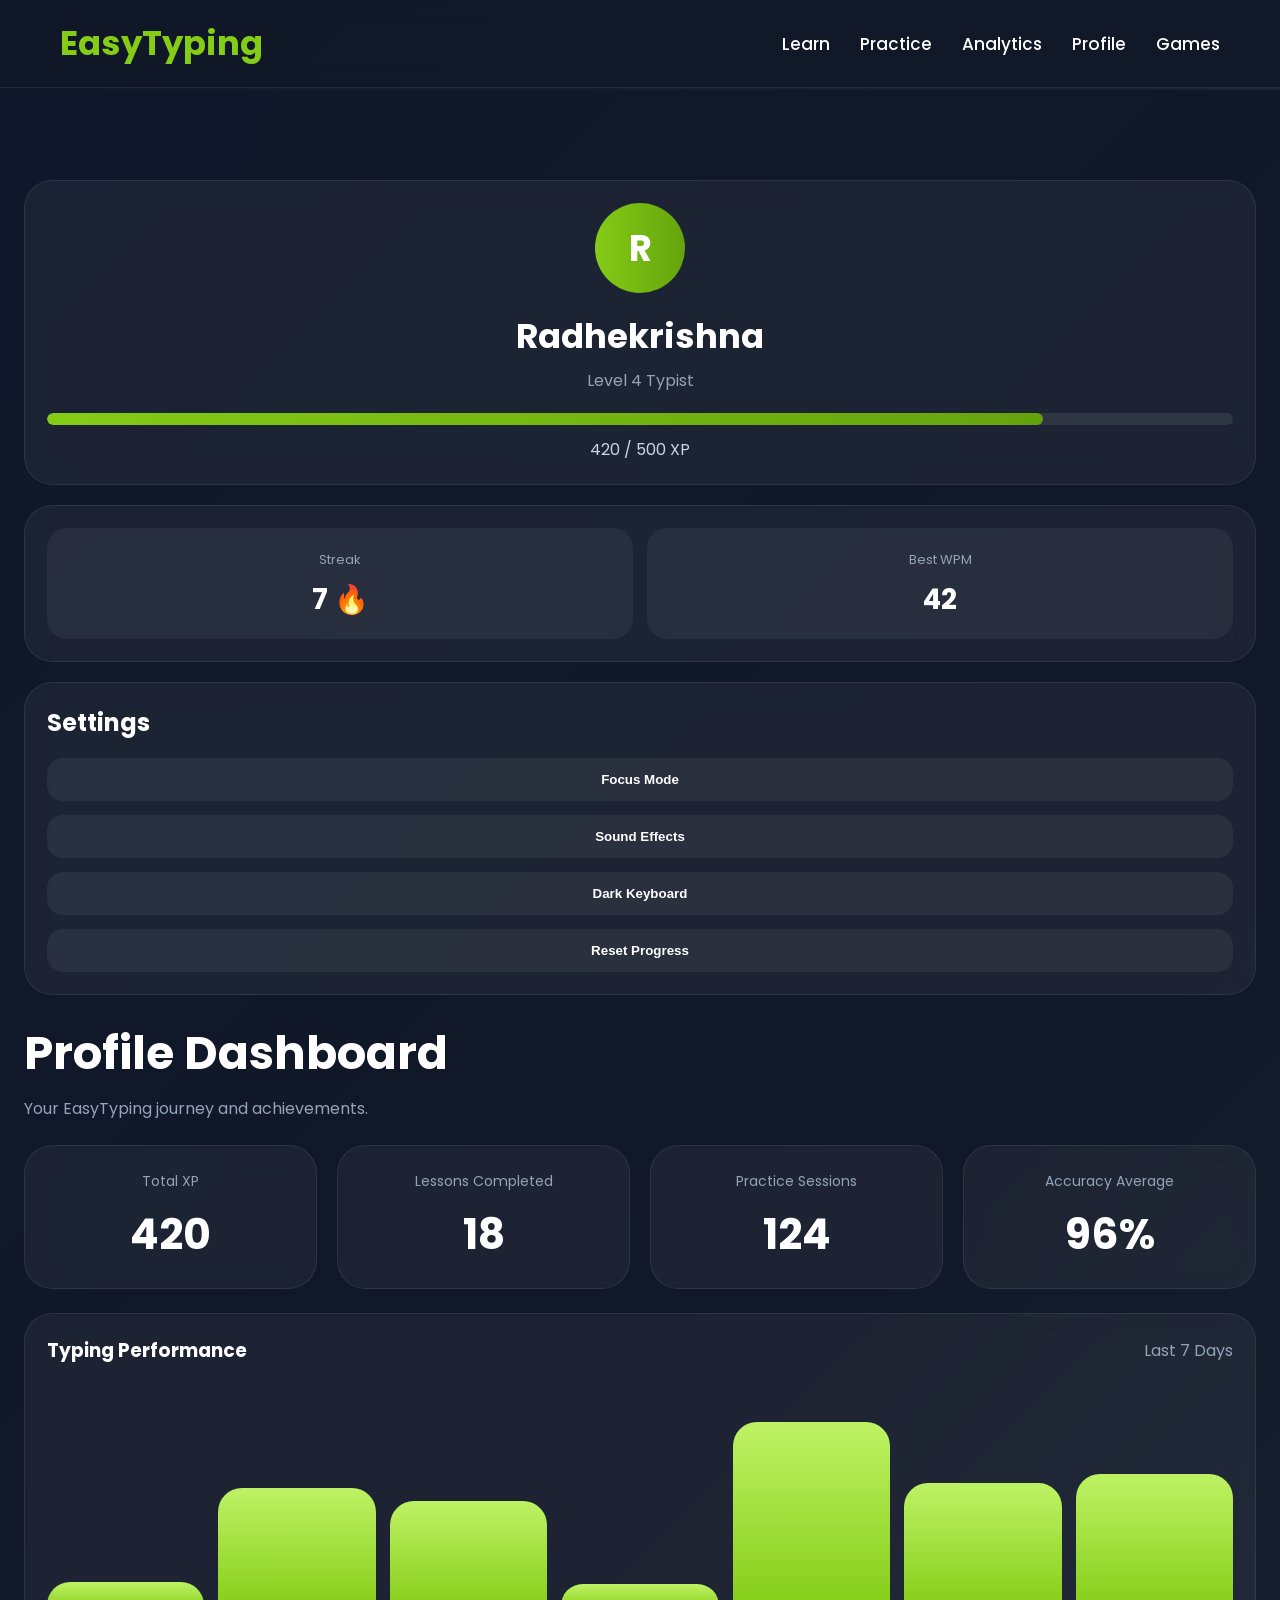
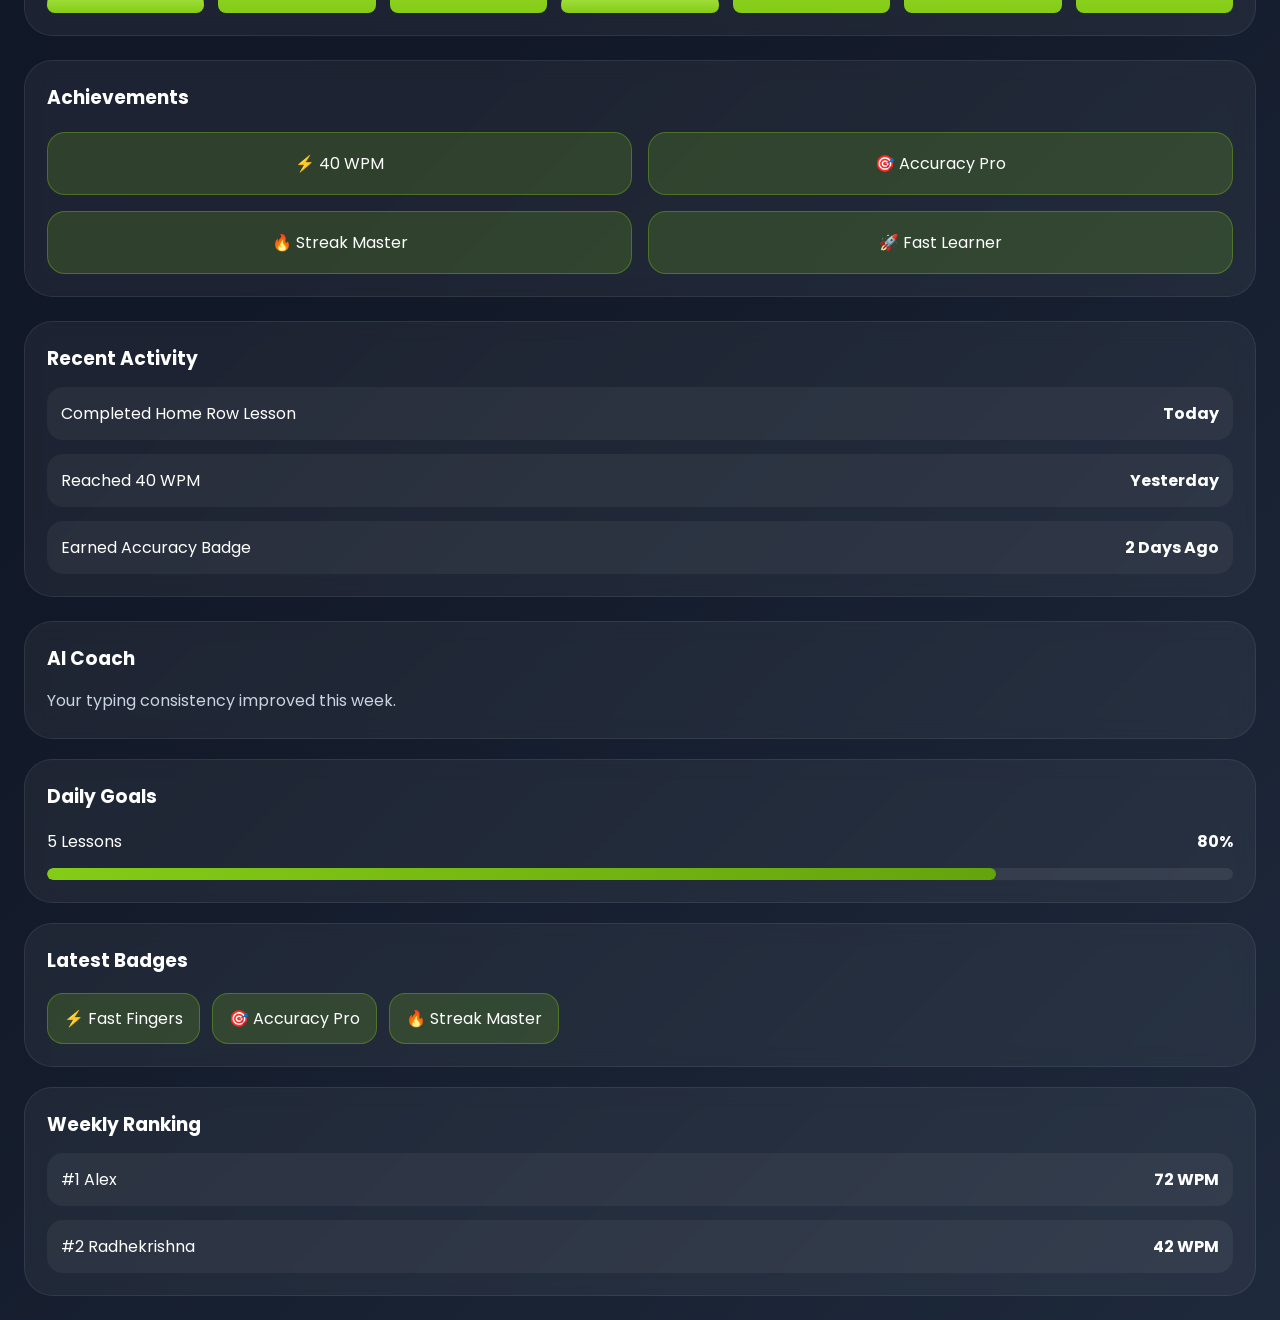
<file: profile.html>
<!-- =========================
     PROFILE.HTML
     EASYTYPING V2
========================= -->

<!DOCTYPE html>
<html lang="en">

<head>

    <meta charset="UTF-8">

    <meta
        name="viewport"
        content="width=device-width, initial-scale=1.0">

    <title>
        Profile | EasyTyping
    </title>

    <!-- CSS -->

    <link
        rel="stylesheet"
        href="style.css">

    <link
        rel="stylesheet"
        href="profile.css">

    <!-- FONT -->

    <link rel="preconnect"
        href="https://fonts.googleapis.com">

    <link rel="preconnect"
        href="https://fonts.gstatic.com"
        crossorigin>

    <link href="https://fonts.googleapis.com/css2?family=Poppins:wght@300;400;500;600;700;800&display=swap"
        rel="stylesheet">

</head>

<body>


    <!-- =========================
         NAVBAR
    ========================== -->

    <nav>

        <h1 class="logo">

            <a href="index.html">
                EasyTyping
            </a>

        </h1>

        <ul class="nav-links">

            <li>
                <a href="learn.html">
                    Learn
                </a>
            </li>

            <li>
                <a href="practice.html">
                    Practice
                </a>
            </li>

            <li>
                <a href="analytics.html">
                    Analytics
                </a>
            </li>

            <li>
                <a href="profile.html">
                    Profile
                </a>
            </li>

            <li>
                <a href="games.html">
                    Games
                </a>
            </li>

        </ul>

    </nav>


    <!-- =========================
         PROFILE PAGE
    ========================== -->

    <section class="profile-page">


        <!-- =========================
             LEFT PANEL
        ========================== -->

        <aside class="profile-sidebar">


            <!-- PROFILE CARD -->

            <div class="profile-card">

                <div class="profile-avatar">
                    R
                </div>

                <h2>
                    Radhekrishna
                </h2>

                <p>
                    Level 4 Typist
                </p>

                <div class="profile-level-bar">

                    <div class="profile-level-fill"></div>

                </div>

                <span>
                    420 / 500 XP
                </span>

            </div>


            <!-- STATS -->

            <div class="profile-stats-card">

                <div class="profile-stat">

                    <span>
                        Streak
                    </span>

                    <h3>
                        7 🔥
                    </h3>

                </div>

                <div class="profile-stat">

                    <span>
                        Best WPM
                    </span>

                    <h3>
                        42
                    </h3>

                </div>

            </div>


            <!-- SETTINGS -->

            <div class="profile-settings-card">

                <h3>
                    Settings
                </h3>

                <div class="settings-buttons">

                    <button>
                        Focus Mode
                    </button>

                    <button>
                        Sound Effects
                    </button>

                    <button>
                        Dark Keyboard
                    </button>

                    <button>
                        Reset Progress
                    </button>

                </div>

            </div>

        </aside>


        <!-- =========================
             MAIN CONTENT
        ========================== -->

        <main class="profile-main">


            <!-- HEADER -->

            <div class="profile-header">

                <div>

                    <h1>
                        Profile Dashboard
                    </h1>

                    <p>
                        Your EasyTyping journey and achievements.
                    </p>

                </div>

            </div>


            <!-- OVERVIEW -->

            <div class="profile-overview-grid">


                <div class="overview-card">

                    <span>
                        Total XP
                    </span>

                    <h2>
                        420
                    </h2>

                </div>


                <div class="overview-card">

                    <span>
                        Lessons Completed
                    </span>

                    <h2>
                        18
                    </h2>

                </div>


                <div class="overview-card">

                    <span>
                        Practice Sessions
                    </span>

                    <h2>
                        124
                    </h2>

                </div>


                <div class="overview-card">

                    <span>
                        Accuracy Average
                    </span>

                    <h2>
                        96%
                    </h2>

                </div>

            </div>


            <!-- PERFORMANCE -->

            <div class="profile-performance-card">

                <div class="performance-header">

                    <h3>
                        Typing Performance
                    </h3>

                    <span>
                        Last 7 Days
                    </span>

                </div>

                <div class="profile-graph">

                    <div class="profile-bar"></div>
                    <div class="profile-bar"></div>
                    <div class="profile-bar"></div>
                    <div class="profile-bar"></div>
                    <div class="profile-bar"></div>
                    <div class="profile-bar"></div>
                    <div class="profile-bar"></div>

                </div>

            </div>


            <!-- ACHIEVEMENTS -->

            <div class="profile-achievement-card">

                <h3>
                    Achievements
                </h3>

                <div class="achievement-grid">

                    <div class="achievement-box">
                        ⚡ 40 WPM
                    </div>

                    <div class="achievement-box">
                        🎯 Accuracy Pro
                    </div>

                    <div class="achievement-box">
                        🔥 Streak Master
                    </div>

                    <div class="achievement-box">
                        🚀 Fast Learner
                    </div>

                </div>

            </div>


            <!-- HISTORY -->

            <div class="profile-history-card">

                <h3>
                    Recent Activity
                </h3>

                <div class="history-item">

                    <span>
                        Completed Home Row Lesson
                    </span>

                    <strong>
                        Today
                    </strong>

                </div>

                <div class="history-item">

                    <span>
                        Reached 40 WPM
                    </span>

                    <strong>
                        Yesterday
                    </strong>

                </div>

                <div class="history-item">

                    <span>
                        Earned Accuracy Badge
                    </span>

                    <strong>
                        2 Days Ago
                    </strong>

                </div>

            </div>

        </main>


        <!-- =========================
             RIGHT PANEL
        ========================== -->

        <aside class="profile-right-panel">


            <!-- AI REPORT -->

            <div class="profile-ai-card">

                <h3>
                    AI Coach
                </h3>

                <p>
                    Your typing consistency improved significantly this week.
                    Continue practicing punctuation mode.
                </p>

            </div>


            <!-- DAILY GOALS -->

            <div class="profile-goal-card">

                <h3>
                    Daily Goals
                </h3>

                <div class="goal-item">

                    <span>
                        5 Lessons
                    </span>

                    <strong>
                        80%
                    </strong>

                </div>

                <div class="goal-progress">

                    <div class="goal-fill"></div>

                </div>

            </div>


            <!-- BADGES -->

            <div class="profile-badge-card">

                <h3>
                    Latest Badges
                </h3>

                <div class="badge-list">

                    <div class="badge-item">
                        ⚡ Fast Fingers
                    </div>

                    <div class="badge-item">
                        🎯 Accuracy Pro
                    </div>

                    <div class="badge-item">
                        🔥 Streak Master
                    </div>

                </div>

            </div>


            <!-- LEADERBOARD -->

            <div class="profile-leaderboard">

                <h3>
                    Weekly Ranking
                </h3>

                <div class="leaderboard-user">

                    <span>
                        #1 Alex
                    </span>

                    <strong>
                        72 WPM
                    </strong>

                </div>

                <div class="leaderboard-user">

                    <span>
                        #2 Radhekrishna
                    </span>

                    <strong>
                        42 WPM
                    </strong>

                </div>

            </div>

        </aside>

    </section>


    <!-- JS -->

    <script src="profile.js"></script>

</body>

</html>
</file>
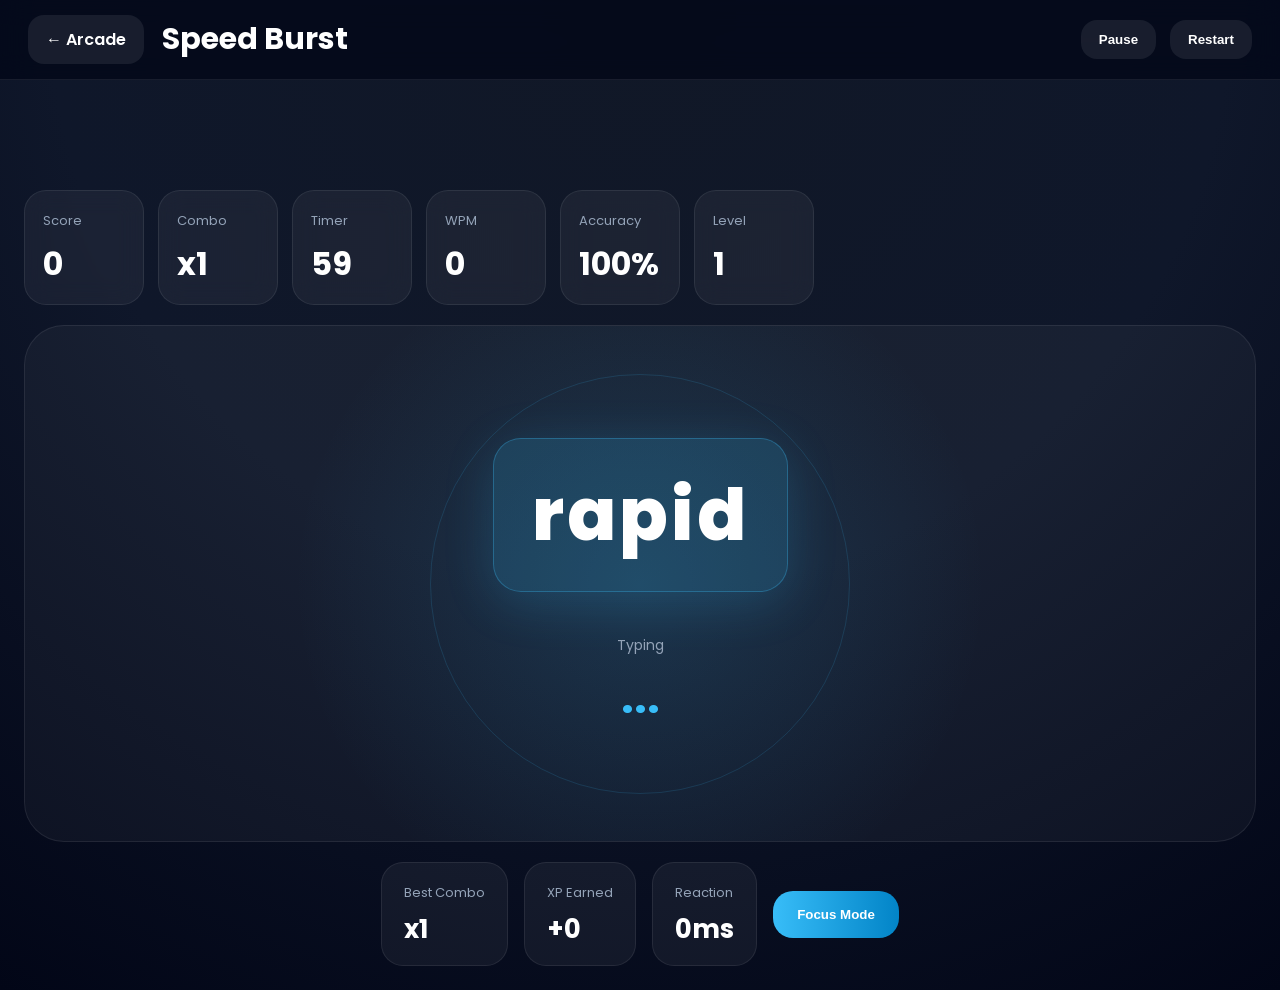
<file: speedburst.html>
<!-- =========================================
     EASYTYPING V2
     SPEED BURST
     speedburst.html
========================================= -->

<!DOCTYPE html>
<html lang="en">

<head>

    <meta charset="UTF-8">

    <meta
        name="viewport"
        content="width=device-width, initial-scale=1.0">

    <title>
        Speed Burst | EasyTyping
    </title>

    <!-- CSS -->

    <link
        rel="stylesheet"
        href="style.css">

    <link
        rel="stylesheet"
        href="speedburst.css">

    <!-- FONT -->

    <link rel="preconnect"
        href="https://fonts.googleapis.com">

    <link rel="preconnect"
        href="https://fonts.gstatic.com"
        crossorigin>

    <link href="https://fonts.googleapis.com/css2?family=Poppins:wght@300;400;500;600;700;800&display=swap"
        rel="stylesheet">

</head>

<body>



    <!-- =========================================
         NAVBAR
    ========================================= -->

    <nav class="speed-navbar">

        <div class="nav-left">

            <a
                href="games.html"
                class="back-btn">

                ← Arcade

            </a>

            <h1>

                Speed Burst

            </h1>

        </div>



        <div class="nav-right">

            <button id="pauseBtn">

                Pause

            </button>

            <button id="restartBtn">

                Restart

            </button>

        </div>

    </nav>





    <!-- =========================================
         MAIN GAME
    ========================================= -->

    <section class="speedburst-page">



        <!-- =========================================
             TOP HUD
        ========================================= -->

        <div class="top-hud">

            <div class="hud-pill">

                <span>
                    Score
                </span>

                <h2 id="score">
                    0
                </h2>

            </div>

            <div class="hud-pill">

                <span>
                    Combo
                </span>

                <h2 id="combo">
                    x1
                </h2>

            </div>

            <div class="hud-pill">

                <span>
                    Timer
                </span>

                <h2 id="timer">
                    60
                </h2>

            </div>

            <div class="hud-pill">

                <span>
                    WPM
                </span>

                <h2 id="wpm">
                    0
                </h2>

            </div>

            <div class="hud-pill">

                <span>
                    Accuracy
                </span>

                <h2 id="accuracy">
                    100%
                </h2>

            </div>

            <div class="hud-pill">

                <span>
                    Level
                </span>

                <h2 id="level">
                    1
                </h2>

            </div>

        </div>





        <!-- =========================================
             GAME AREA
        ========================================= -->

        <div class="burst-wrapper">



            <!-- GLOW -->

            <div class="burst-glow"></div>



            <!-- COMBO RING -->

            <div class="combo-ring"></div>



            <!-- MAIN WORD -->

            <div class="main-word-container">

                <div
                    class="main-word"
                    id="mainWord">

                    speed

                </div>

            </div>



            <!-- LIVE TYPING -->

            <div class="typing-container">

                <span>
                    Typing
                </span>

                <h2 id="liveTyping">

                    ...

                </h2>

            </div>



            <!-- COMBO FX -->

            <div
                class="combo-popup hidden"
                id="comboPopup">

                COMBO x5

            </div>



            <!-- PERFECT -->

            <div
                class="perfect-popup hidden"
                id="perfectPopup">

                PERFECT

            </div>



            <!-- LEVEL -->

            <div
                class="level-popup hidden"
                id="levelPopup">

                LEVEL UP

            </div>

        </div>





        <!-- =========================================
             BOTTOM BAR
        ========================================= -->

        <div class="bottom-bar">



            <div class="mini-stat">

                <span>
                    Best Combo
                </span>

                <strong id="bestCombo">
                    x1
                </strong>

            </div>



            <div class="mini-stat">

                <span>
                    XP Earned
                </span>

                <strong id="earnedXP">
                    +0
                </strong>

            </div>



            <div class="mini-stat">

                <span>
                    Reaction
                </span>

                <strong id="reactionSpeed">
                    0ms
                </strong>

            </div>



            <button id="focusBtn">

                Focus Mode

            </button>

        </div>

    </section>





    <!-- =========================================
         GAME OVER MODAL
    ========================================= -->

    <div
        class="game-over-overlay hidden"
        id="gameOverOverlay">

    </div>



    <div
        class="game-over-modal hidden"
        id="gameOverModal">


        <h1>

            Speed Burst Complete

        </h1>

        <p>

            Incredible reaction speed.

        </p>



        <div class="results-grid">


            <div class="result-card">

                <span>
                    Final Score
                </span>

                <h2 id="finalScore">
                    0
                </h2>

            </div>


            <div class="result-card">

                <span>
                    Best Combo
                </span>

                <h2 id="finalCombo">
                    x1
                </h2>

            </div>


            <div class="result-card">

                <span>
                    WPM
                </span>

                <h2 id="finalWPM">
                    0
                </h2>

            </div>


            <div class="result-card">

                <span>
                    Accuracy
                </span>

                <h2 id="finalAccuracy">
                    100%
                </h2>

            </div>

        </div>



        <div class="modal-buttons">

            <button id="playAgainBtn">

                Play Again

            </button>

            <a
                href="games.html"
                class="back-btn-modal">

                Back To Arcade

            </a>

        </div>

    </div>



    <!-- JS -->

    <script src="speedburst.js"></script>

</body>

</html>
</file>
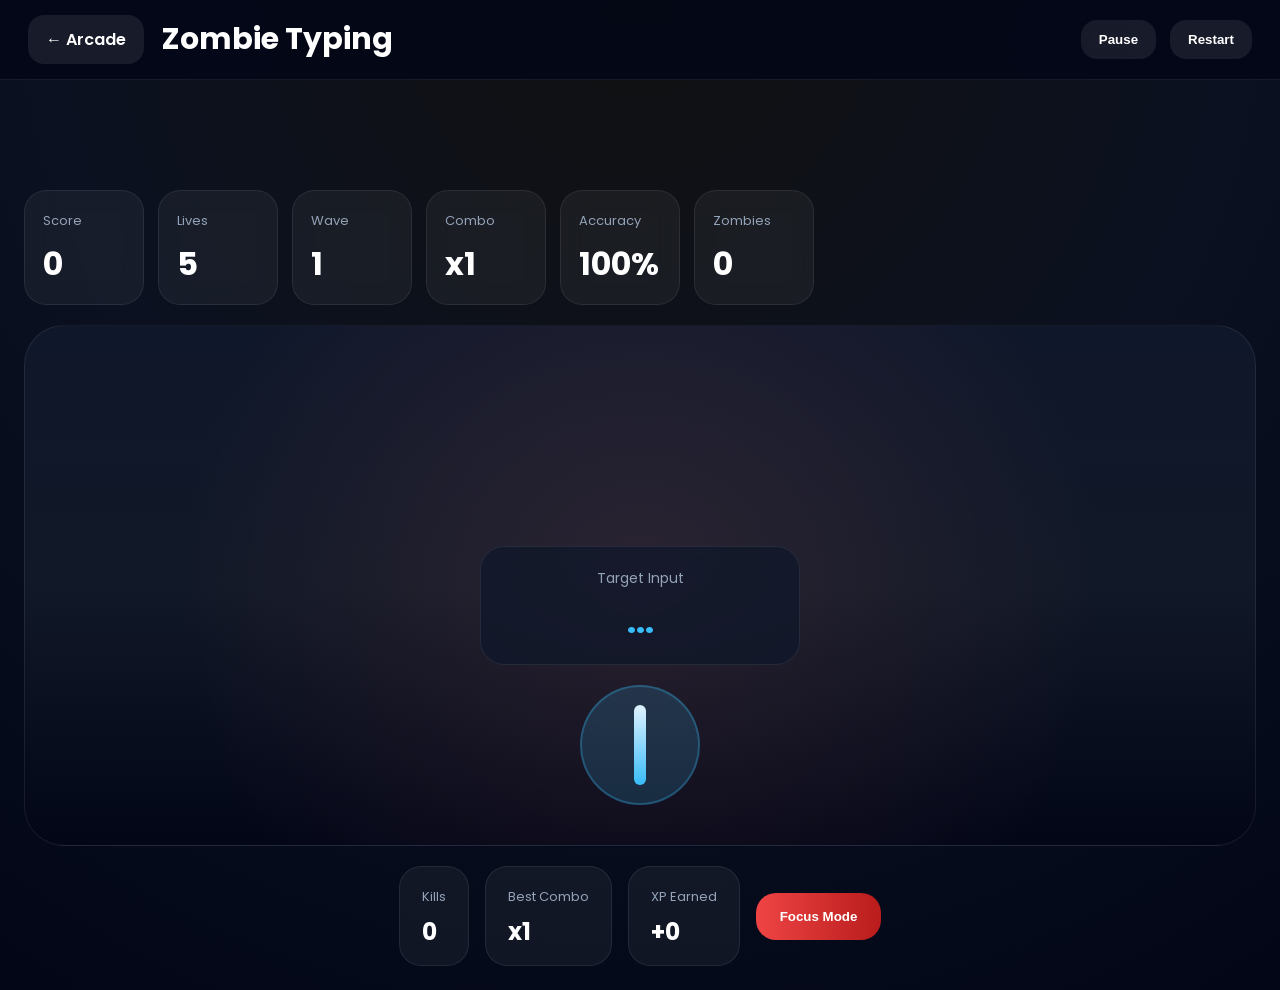
<file: zombietyping.html>
<!-- =========================================
     EASYTYPING V2
     ZOMBIE TYPING
     zombietyping.html
========================================= -->

<!DOCTYPE html>
<html lang="en">

<head>

    <meta charset="UTF-8">

    <meta
        name="viewport"
        content="width=device-width, initial-scale=1.0">

    <title>
        Zombie Typing | EasyTyping
    </title>

    <!-- CSS -->

    <link
        rel="stylesheet"
        href="style.css">

    <link
        rel="stylesheet"
        href="zombietyping.css">

    <!-- FONT -->

    <link rel="preconnect"
        href="https://fonts.googleapis.com">

    <link rel="preconnect"
        href="https://fonts.gstatic.com"
        crossorigin>

    <link href="https://fonts.googleapis.com/css2?family=Poppins:wght@300;400;500;600;700;800&display=swap"
        rel="stylesheet">

</head>

<body>



    <!-- =========================================
         NAVBAR
    ========================================= -->

    <nav class="zombie-navbar">

        <div class="nav-left">

            <a
                href="games.html"
                class="back-btn">

                ← Arcade

            </a>

            <h1>

                Zombie Typing

            </h1>

        </div>



        <div class="nav-right">

            <button id="pauseBtn">

                Pause

            </button>

            <button id="restartBtn">

                Restart

            </button>

        </div>

    </nav>





    <!-- =========================================
         MAIN PAGE
    ========================================= -->

    <section class="zombie-page">



        <!-- =========================================
             TOP HUD
        ========================================= -->

        <div class="top-hud">

            <div class="hud-pill">

                <span>
                    Score
                </span>

                <h2 id="score">
                    0
                </h2>

            </div>

            <div class="hud-pill">

                <span>
                    Lives
                </span>

                <h2 id="lives">
                    5
                </h2>

            </div>

            <div class="hud-pill">

                <span>
                    Wave
                </span>

                <h2 id="wave">
                    1
                </h2>

            </div>

            <div class="hud-pill">

                <span>
                    Combo
                </span>

                <h2 id="combo">
                    x1
                </h2>

            </div>

            <div class="hud-pill">

                <span>
                    Accuracy
                </span>

                <h2 id="accuracy">
                    100%
                </h2>

            </div>

            <div class="hud-pill">

                <span>
                    Zombies
                </span>

                <h2 id="zombiesLeft">
                    0
                </h2>

            </div>

        </div>





        <!-- =========================================
             GAME AREA
        ========================================= -->

        <div class="zombie-wrapper">



            <!-- BACKGROUND FX -->

            <div class="fog-layer"></div>

            <div class="danger-glow"></div>



            <!-- PLAYER -->

            <div class="player-base">

                <div class="player-gun"></div>

            </div>



            <!-- ZOMBIE FIELD -->

            <div
                class="zombie-field"
                id="zombieField">

            </div>



            <!-- LIVE TYPING -->

            <div class="typing-preview">

                <span>
                    Target Input
                </span>

                <h2 id="liveTyping">

                    ...

                </h2>

            </div>



            <!-- WAVE ALERT -->

            <div
                class="wave-popup hidden"
                id="wavePopup">

                WAVE 1

            </div>



            <!-- BOSS ALERT -->

            <div
                class="boss-popup hidden"
                id="bossPopup">

                BOSS ZOMBIE

            </div>



            <!-- COMBO -->

            <div
                class="combo-popup hidden"
                id="comboPopup">

                COMBO x5

            </div>



            <!-- DAMAGE -->

            <div
                class="damage-popup hidden"
                id="damagePopup">

                DAMAGE

            </div>

        </div>





        <!-- =========================================
             BOTTOM BAR
        ========================================= -->

        <div class="bottom-bar">



            <div class="mini-stat">

                <span>
                    Kills
                </span>

                <strong id="kills">
                    0
                </strong>

            </div>



            <div class="mini-stat">

                <span>
                    Best Combo
                </span>

                <strong id="bestCombo">
                    x1
                </strong>

            </div>



            <div class="mini-stat">

                <span>
                    XP Earned
                </span>

                <strong id="earnedXP">
                    +0
                </strong>

            </div>



            <button id="focusBtn">

                Focus Mode

            </button>

        </div>

    </section>





    <!-- =========================================
         GAME OVER MODAL
    ========================================= -->

    <div
        class="game-over-overlay hidden"
        id="gameOverOverlay">

    </div>



    <div
        class="game-over-modal hidden"
        id="gameOverModal">


        <h1>

            Survival Ended

        </h1>

        <p>

            Zombie attack completed.

        </p>



        <div class="results-grid">


            <div class="result-card">

                <span>
                    Final Score
                </span>

                <h2 id="finalScore">
                    0
                </h2>

            </div>


            <div class="result-card">

                <span>
                    Kills
                </span>

                <h2 id="finalKills">
                    0
                </h2>

            </div>


            <div class="result-card">

                <span>
                    Best Combo
                </span>

                <h2 id="finalCombo">
                    x1
                </h2>

            </div>


            <div class="result-card">

                <span>
                    Wave Reached
                </span>

                <h2 id="finalWave">
                    1
                </h2>

            </div>

        </div>



        <div class="modal-buttons">

            <button id="playAgainBtn">

                Play Again

            </button>

            <a
                href="games.html"
                class="back-btn-modal">

                Back To Arcade

            </a>

        </div>

    </div>



    <!-- JS -->

    <script src="zombietyping.js"></script>

</body>

</html>
</file>
<file: style.css>
*{
    margin: 0;
    padding: 0;
    box-sizing: border-box;
    transition: all 0.3s ease;
}

:root{

    --primary-color: #84cc16;
    --secondary-color: #f97316;
    --dark-bg: #111827;
    --card-bg: rgba(255,255,255,0.08);
    --light-text: #d1d5db;
    --white: #ffffff;

}

body{

    font-family: "Poppins", sans-serif;

    background:
        linear-gradient(
            135deg,
            #111827 0%,
            #1f2937 50%,
            #111827 100%
        );

    color: white;

    min-height: 100dvh;

    padding-top: 90px;

}



/* ========================= */
/* Navbar */
/* ========================= */

nav{

    position: fixed;

    top: 0;

    width: 100%;

    z-index: 1000;

    display: flex;

    justify-content: space-between;

    align-items: center;

    padding: 18px 60px;

    background: rgba(17,24,39,0.85);

    backdrop-filter: blur(12px);

    border-bottom: 1px solid rgba(255,255,255,0.08);

}

.logo a{

    text-decoration: none;

    color: var(--primary-color);

    font-size: 34px;

    font-weight: 700;

}

.nav-links{

    display: flex;

    align-items: center;

    gap: 30px;

    list-style: none;

}

.nav-links a{

    text-decoration: none;

    color: white;

    font-size: 17px;

    font-weight: 500;

    position: relative;

}

.nav-links a::after{

    content: "";

    position: absolute;

    left: 0;

    bottom: -6px;

    width: 0%;

    height: 2px;

    background: var(--primary-color);

}

.nav-links a:hover::after{

    width: 100%;

}

.nav-buttons{

    display: flex;

    gap: 14px;

}

.theme-btn,
.sound-btn{

    width: 46px;

    height: 46px;

    border-radius: 14px;

    border: none;

    cursor: pointer;

    font-size: 20px;

    color: white;

    background: rgba(255,255,255,0.08);

}



/* ========================= */
/* Hero Section */
/* ========================= */

.hero-section{

    padding: 100px 60px 80px;

}

.hero-content{

    max-width: 850px;

}

.hero-section h2{

    font-size: 72px;

    line-height: 1.15;

}

.hero-text{

    margin-top: 30px;

    max-width: 700px;

    font-size: 22px;

    line-height: 1.8;

    color: var(--light-text);

}

.hero-buttons{

    display: flex;

    gap: 20px;

    margin-top: 40px;

}

.primary-btn,
.secondary-btn,
.cta-btn{

    display: inline-flex;

    align-items: center;

    justify-content: center;

    padding: 16px 28px;

    border-radius: 16px;

    text-decoration: none;

    font-weight: 600;

}

.primary-btn,
.cta-btn{

    background: linear-gradient(
        to right,
        #84cc16,
        #65a30d
    );

    color: white;

}

.secondary-btn{

    background: rgba(255,255,255,0.08);

    border: 1px solid rgba(255,255,255,0.1);

    color: white;

}



/* ========================= */
/* Global Section */
/* ========================= */

.section-title{

    font-size: 42px;

    margin-bottom: 30px;

}

.dashboard-section,
.daily-goals-section,
.roadmap-preview-section,
.features-section,
.achievement-section,
.cta-section{

    padding: 40px 60px;

}



/* ========================= */
/* Dashboard */
/* ========================= */

.dashboard-section{

    display: grid;

    grid-template-columns: repeat(auto-fit,minmax(220px,1fr));

    gap: 20px;

}

.dashboard-card{

    background: var(--card-bg);

    backdrop-filter: blur(12px);

    padding: 28px;

    border-radius: 24px;

    border: 1px solid rgba(255,255,255,0.08);

}

.dashboard-card:hover{

    transform: translateY(-5px);

}

.dashboard-card h3{

    color: var(--secondary-color);

    margin-bottom: 14px;

}

.dashboard-card p{

    font-size: 28px;

    font-weight: 700;

}



/* ========================= */
/* Daily Goals */
/* ========================= */

.daily-goals-container{

    display: grid;

    grid-template-columns: repeat(auto-fit,minmax(260px,1fr));

    gap: 20px;

}

.goal-card{

    background: var(--card-bg);

    padding: 28px;

    border-radius: 24px;

    border: 1px solid rgba(255,255,255,0.08);

}

.goal-card h3{

    color: var(--primary-color);

    margin-bottom: 14px;

}

.goal-card p{

    line-height: 1.8;

    color: var(--light-text);

}

.goal-card span{

    display: inline-block;

    margin-top: 20px;

    padding: 8px 14px;

    border-radius: 12px;

    background: rgba(132,204,22,0.2);

    color: var(--primary-color);

}



/* ========================= */
/* Roadmap Navigation */
/* ========================= */

.roadmap-nav{

    display: flex;

    gap: 14px;

    overflow-x: auto;

    padding-bottom: 10px;

}

.roadmap-day{

    min-width: 120px;

    padding: 14px 20px;

    border-radius: 14px;

    border: none;

    background: rgba(255,255,255,0.08);

    color: white;

    cursor: pointer;

    font-size: 15px;

    font-weight: 600;

}

.active-roadmap-day{

    background: linear-gradient(
        to right,
        #84cc16,
        #65a30d
    );

}

.locked-roadmap-day{

    opacity: 0.5;

}



/* ========================= */
/* Features */
/* ========================= */

.features-container{

    display: grid;

    grid-template-columns: repeat(auto-fit,minmax(260px,1fr));

    gap: 20px;

}

.feature-card{

    background: var(--card-bg);

    padding: 28px;

    border-radius: 24px;

    border: 1px solid rgba(255,255,255,0.08);

}

.feature-card:hover{

    transform: translateY(-5px);

}

.feature-card h3{

    color: var(--secondary-color);

    margin-bottom: 14px;

}

.feature-card p{

    line-height: 1.8;

    color: var(--light-text);

}



/* ========================= */
/* Achievement */
/* ========================= */

.achievement-container{

    display: flex;

    gap: 20px;

    overflow-x: auto;

}

.achievement-card{

    min-width: 240px;

    background: rgba(249,115,22,0.15);

    border: 1px solid rgba(249,115,22,0.25);

    padding: 24px;

    border-radius: 20px;

    font-size: 18px;

    font-weight: 600;

}



/* ========================= */
/* CTA Section */
/* ========================= */

.cta-section{

    text-align: center;

    padding-bottom: 100px;

}

.cta-section h2{

    font-size: 56px;

    line-height: 1.3;

}

.cta-section p{

    margin-top: 24px;

    color: var(--light-text);

    font-size: 20px;

}

.cta-btn{

    margin-top: 40px;

}



/* ========================= */
/* Light Theme */
/* ========================= */

body.light-theme{

    background:
        linear-gradient(
            135deg,
            #f8fafc,
            #e2e8f0
        );

    color: #111827;

}

body.light-theme nav,
body.light-theme .nav-links a{

    color: #111827;

}

body.light-theme .dashboard-card,
body.light-theme .goal-card,
body.light-theme .feature-card,
body.light-theme .roadmap-day{

    background: rgba(255,255,255,0.85);

    color: #111827;

}



/* ========================= */
/* Scrollbar */
/* ========================= */

::-webkit-scrollbar{

    height: 8px;

}

::-webkit-scrollbar-thumb{

    background: var(--primary-color);

    border-radius: 20px;

}



/* ========================= */
/* Responsive */
/* ========================= */

@media(max-width: 900px){

    .hero-section h2{

        font-size: 48px;

    }

    .hero-text{

        font-size: 18px;

    }

    .cta-section h2{

        font-size: 38px;

    }

}

@media(max-width: 700px){

    nav{

        padding: 16px 20px;

    }

    .nav-links{

        display: none;

    }

    .hero-section,
    .dashboard-section,
    .daily-goals-section,
    .roadmap-preview-section,
    .features-section,
    .achievement-section,
    .cta-section{

        padding-left: 20px;

        padding-right: 20px;

    }

    .hero-buttons{

        flex-direction: column;

    }

    .hero-section h2{

        font-size: 40px;

    }

    .section-title{

        font-size: 32px;

    }

}
</file>
<file: accuracyrush.css>
/* =========================================
   EASYTYPING V2
   ACCURACY RUSH CSS
   accuracyrush.css
========================================= */

*{
    margin: 0;
    padding: 0;
    box-sizing: border-box;
}

body{

    font-family: "Poppins", sans-serif;

    background:
        radial-gradient(
            circle at top,
            #111827,
            #0f172a,
            #020617
        );

    color: white;

    overflow: hidden;

}


/* =========================================
   NAVBAR
========================================= */

.accuracy-navbar{

    position: fixed;

    top: 0;

    left: 0;

    width: 100%;

    height: 80px;

    padding: 0 28px;

    display: flex;

    align-items: center;

    justify-content: space-between;

    z-index: 1000;

    backdrop-filter: blur(14px);

    background:
        rgba(2,6,23,0.72);

    border-bottom:
        1px solid rgba(255,255,255,0.08);

}

.nav-left{

    display: flex;

    align-items: center;

    gap: 18px;

}

.back-btn{

    padding: 12px 18px;

    border-radius: 16px;

    text-decoration: none;

    color: white;

    font-weight: 600;

    background:
        rgba(255,255,255,0.08);

}

.nav-left h1{

    font-size: 30px;

}

.nav-right{

    display: flex;

    gap: 14px;

}

.nav-right button{

    border: none;

    padding: 12px 18px;

    border-radius: 16px;

    cursor: pointer;

    font-weight: 700;

    color: white;

    background:
        rgba(255,255,255,0.08);

    transition: 0.3s;

}

.nav-right button:hover{

    transform:
        translateY(-2px);

}


/* =========================================
   PAGE
========================================= */

.accuracy-page{

    width: 100%;

    height: 100vh;

    padding-top: 100px;

    padding-left: 24px;

    padding-right: 24px;

    padding-bottom: 24px;

    display: flex;

    flex-direction: column;

    gap: 20px;

}


/* =========================================
   HUD
========================================= */

.top-hud{

    display: flex;

    gap: 14px;

    flex-wrap: wrap;

}

.hud-pill{

    min-width: 120px;

    padding: 16px 18px;

    border-radius: 22px;

    background:
        rgba(255,255,255,0.05);

    border:
        1px solid rgba(255,255,255,0.08);

    backdrop-filter: blur(12px);

}

.hud-pill span{

    color: #94a3b8;

    font-size: 13px;

}

.hud-pill h2{

    margin-top: 8px;

    font-size: 32px;

}


/* =========================================
   GAME AREA
========================================= */

.accuracy-wrapper{

    position: relative;

    flex: 1;

    overflow: hidden;

    border-radius: 40px;

    display: flex;

    flex-direction: column;

    align-items: center;

    justify-content: center;

    background:
        rgba(255,255,255,0.04);

    border:
        1px solid rgba(255,255,255,0.08);

}


/* =========================================
   GLOW
========================================= */

.accuracy-glow{

    position: absolute;

    width: 700px;

    height: 700px;

    border-radius: 50%;

    background:
        radial-gradient(
            circle,
            rgba(132,204,22,0.12),
            transparent 70%
        );

    animation:
        glowPulse 4s infinite;

}

@keyframes glowPulse{

    0%{

        transform:
            scale(1);

    }

    50%{

        transform:
            scale(1.08);

    }

    100%{

        transform:
            scale(1);

    }

}


/* =========================================
   PRECISION RING
========================================= */

.precision-ring{

    position: absolute;

    width: 440px;

    height: 440px;

    border-radius: 50%;

    border:
        1px solid rgba(132,204,22,0.16);

    animation:
        rotateRing 18s linear infinite;

}

@keyframes rotateRing{

    from{

        transform:
            rotate(0deg);

    }

    to{

        transform:
            rotate(360deg);

    }

}


/* =========================================
   TARGET WORD
========================================= */

.word-container{

    position: relative;

    z-index: 10;

}

.target-word{

    padding: 24px 40px;

    border-radius: 30px;

    font-size: 70px;

    font-weight: 800;

    letter-spacing: 3px;

    background:
        rgba(132,204,22,0.16);

    border:
        1px solid rgba(132,204,22,0.28);

    box-shadow:
        0 10px 40px rgba(132,204,22,0.14);

    animation:
        floatWord 2s ease infinite;

}

@keyframes floatWord{

    0%{

        transform:
            translateY(0px);

    }

    50%{

        transform:
            translateY(-6px);

    }

    100%{

        transform:
            translateY(0px);

    }

}


/* =========================================
   TYPING PREVIEW
========================================= */

.typing-preview{

    position: relative;

    z-index: 10;

    margin-top: 40px;

    text-align: center;

}

.typing-preview span{

    color: #94a3b8;

    font-size: 14px;

}

.typing-preview h2{

    margin-top: 10px;

    font-size: 40px;

    color: #84cc16;

}


/* =========================================
   ACCURACY BAR
========================================= */

.accuracy-meter{

    position: relative;

    z-index: 10;

    width: 420px;

    margin-top: 40px;

}

.accuracy-track{

    width: 100%;

    height: 16px;

    overflow: hidden;

    border-radius: 999px;

    background:
        rgba(255,255,255,0.08);

}

.accuracy-fill{

    width: 100%;

    height: 100%;

    border-radius: 999px;

    background:
        linear-gradient(
            to right,
            #84cc16,
            #bef264
        );

}


/* =========================================
   POPUPS
========================================= */

.perfect-popup,
.mistake-popup,
.grade-popup{

    position: absolute;

    left: 50%;

    transform:
        translateX(-50%);

    padding: 16px 24px;

    border-radius: 22px;

    font-size: 28px;

    font-weight: 700;

    z-index: 50;

    animation:
        popupFX 0.8s ease;

}

.perfect-popup{

    top: 120px;

    background:
        rgba(132,204,22,0.18);

}

.mistake-popup{

    top: 200px;

    background:
        rgba(239,68,68,0.18);

}

.grade-popup{

    top: 280px;

    background:
        rgba(56,189,248,0.18);

}

@keyframes popupFX{

    from{

        opacity: 0;

        transform:
            translateX(-50%)
            scale(0.7);

    }

    to{

        opacity: 1;

        transform:
            translateX(-50%)
            scale(1);

    }

}


/* =========================================
   BOTTOM BAR
========================================= */

.bottom-bar{

    display: flex;

    align-items: center;

    justify-content: center;

    gap: 16px;

    flex-wrap: wrap;

}

.mini-stat{

    padding: 16px 22px;

    border-radius: 22px;

    background:
        rgba(255,255,255,0.05);

    border:
        1px solid rgba(255,255,255,0.08);

}

.mini-stat span{

    color: #94a3b8;

    font-size: 13px;

}

.mini-stat strong{

    display: block;

    margin-top: 6px;

    font-size: 24px;

}

#focusBtn{

    border: none;

    padding: 16px 24px;

    border-radius: 20px;

    cursor: pointer;

    font-weight: 700;

    color: white;

    background:
        linear-gradient(
            to right,
            #84cc16,
            #65a30d
        );

}


/* =========================================
   MODAL
========================================= */

.game-over-overlay{

    position: fixed;

    inset: 0;

    background:
        rgba(0,0,0,0.7);

    backdrop-filter: blur(8px);

    z-index: 999;

}

.game-over-modal{

    position: fixed;

    top: 50%;

    left: 50%;

    transform:
        translate(-50%,-50%);

    width: 600px;

    max-width: 92%;

    padding: 36px;

    border-radius: 34px;

    text-align: center;

    z-index: 1000;

    background:
        #0f172a;

    border:
        1px solid rgba(255,255,255,0.08);

}

.game-over-modal h1{

    font-size: 46px;

}

.game-over-modal p{

    margin-top: 10px;

    color: #94a3b8;

}

.results-grid{

    margin-top: 30px;

    display: grid;

    grid-template-columns:
        repeat(2,1fr);

    gap: 18px;

}

.result-card{

    padding: 22px;

    border-radius: 24px;

    background:
        rgba(255,255,255,0.05);

}

.result-card span{

    color: #94a3b8;

}

.result-card h2{

    margin-top: 10px;

    font-size: 38px;

}

.modal-buttons{

    margin-top: 28px;

    display: flex;

    gap: 16px;

}

.modal-buttons button,
.back-btn-modal{

    flex: 1;

    border: none;

    padding: 16px;

    border-radius: 18px;

    cursor: pointer;

    text-decoration: none;

    font-weight: 700;

}

#playAgainBtn{

    background:
        linear-gradient(
            to right,
            #84cc16,
            #65a30d
        );

    color: white;

}

.back-btn-modal{

    background:
        rgba(255,255,255,0.08);

    color: white;

}


/* =========================================
   UTILITIES
========================================= */

.hidden{

    display: none;

}

.focus-mode .top-hud,
.focus-mode .bottom-bar{

    opacity: 0.08;

}


/* =========================================
   RESPONSIVE
========================================= */

@media(max-width: 900px){

    .target-word{

        font-size: 52px;

    }

    .top-hud{

        overflow-x: auto;

        flex-wrap: nowrap;

    }

}

@media(max-width: 600px){

    .target-word{

        font-size: 38px;

        padding: 18px 24px;

    }

    .typing-preview h2{

        font-size: 28px;

    }

    .accuracy-meter{

        width: 90%;

    }

    .results-grid{

        grid-template-columns:
            1fr;

    }

    .modal-buttons{

        flex-direction: column;

    }

}
</file>
<file: analytics.css>
/* =========================
   EASYTYPING V2
   ANALYTICS CSS
========================= */


/* =========================
   PAGE
========================= */

.analytics-page{

    min-height: 100dvh;

    padding-top: 90px;

    padding-left: 24px;

    padding-right: 24px;

    padding-bottom: 24px;

    display: flex;

    gap: 24px;

    background:
        linear-gradient(
            135deg,
            #0f172a,
            #111827,
            #1e293b
        );

}


/* =========================
   SIDEBAR
========================= */

.analytics-sidebar{

    width: 320px;

    display: flex;

    flex-direction: column;

    gap: 20px;

}


/* =========================
   COMMON CARDS
========================= */

.analytics-profile-card,
.analytics-xp-card,
.analytics-filter-card,
.analytics-goal-card,
.main-graph-card,
.analytics-card,
.analytics-ai-card,
.analytics-leaderboard,
.analytics-time-card,
.analytics-badge-card{

    background:
        rgba(255,255,255,0.05);

    border:
        1px solid rgba(255,255,255,0.08);

    border-radius: 28px;

    padding: 22px;

    backdrop-filter: blur(10px);

}


/* =========================
   PROFILE
========================= */

.analytics-profile-card{

    display: flex;

    align-items: center;

    gap: 16px;

}

.analytics-avatar{

    width: 64px;

    height: 64px;

    border-radius: 50%;

    display: flex;

    align-items: center;

    justify-content: center;

    font-size: 28px;

    font-weight: 700;

    background:
        linear-gradient(
            to right,
            #84cc16,
            #65a30d
        );

}


/* =========================
   XP
========================= */

.analytics-xp-card{

    display: grid;

    grid-template-columns:
        repeat(2,1fr);

    gap: 14px;

}

.analytics-xp-box{

    background:
        rgba(255,255,255,0.05);

    border-radius: 20px;

    padding: 18px;

    text-align: center;

}

.analytics-xp-box span{

    color: #94a3b8;

    font-size: 13px;

}

.analytics-xp-box h3{

    margin-top: 8px;

    font-size: 28px;

}


/* =========================
   FILTERS
========================= */

.analytics-filter-card h3,
.analytics-goal-card h3{

    font-size: 24px;

}

.filter-buttons{

    display: flex;

    gap: 12px;

    margin-top: 18px;

}

.filter-btn{

    border: none;

    padding: 12px 18px;

    border-radius: 16px;

    cursor: pointer;

    background:
        rgba(255,255,255,0.06);

    color: white;

    font-weight: 600;

}

.active-filter{

    background:
        linear-gradient(
            to right,
            #84cc16,
            #65a30d
        );

}


/* =========================
   GOALS
========================= */

.goal-item{

    margin-top: 18px;

    display: flex;

    justify-content: space-between;

    align-items: center;

}

.goal-progress{

    margin-top: 14px;

    height: 12px;

    border-radius: 20px;

    background:
        rgba(255,255,255,0.08);

    overflow: hidden;

}

.goal-fill{

    width: 76%;

    height: 100%;

    border-radius: 20px;

    background:
        linear-gradient(
            to right,
            #84cc16,
            #65a30d
        );

}


/* =========================
   MAIN
========================= */

.analytics-main{

    flex: 1;

    display: flex;

    flex-direction: column;

    gap: 24px;

}


/* =========================
   HEADER
========================= */

.analytics-header{

    display: flex;

    justify-content: space-between;

    align-items: center;

    gap: 24px;

}

.analytics-header h1{

    font-size: 46px;

}

.analytics-header p{

    margin-top: 8px;

    color: #94a3b8;

}


/* =========================
   QUICK STATS
========================= */

.analytics-quick-stats{

    display: flex;

    gap: 14px;

}

.analytics-stat-box{

    min-width: 130px;

    background:
        rgba(255,255,255,0.05);

    border-radius: 22px;

    padding: 18px;

    text-align: center;

}

.analytics-stat-box span{

    color: #94a3b8;

    font-size: 13px;

}

.analytics-stat-box h2{

    margin-top: 8px;

    font-size: 34px;

}


/* =========================
   GRAPH
========================= */

.graph-header{

    display: flex;

    justify-content: space-between;

    align-items: center;

}

.graph-header span{

    color: #94a3b8;

}

.analytics-graph{

    margin-top: 28px;

    height: 220px;

    display: flex;

    align-items: flex-end;

    gap: 14px;

}

.analytics-bar{

    flex: 1;

    border-radius: 24px 24px 8px 8px;

    background:
        linear-gradient(
            to top,
            #84cc16,
            #bef264
        );

}

.analytics-bar:nth-child(1){
    height: 40%;
}

.analytics-bar:nth-child(2){
    height: 60%;
}

.analytics-bar:nth-child(3){
    height: 50%;
}

.analytics-bar:nth-child(4){
    height: 82%;
}

.analytics-bar:nth-child(5){
    height: 65%;
}

.analytics-bar:nth-child(6){
    height: 92%;
}

.analytics-bar:nth-child(7){
    height: 78%;
}


/* =========================
   GRID
========================= */

.analytics-grid{

    display: grid;

    grid-template-columns:
        repeat(2,1fr);

    gap: 24px;

}


/* =========================
   HEATMAP
========================= */

.heatmap-grid{

    margin-top: 18px;

    display: grid;

    grid-template-columns:
        repeat(4,1fr);

    gap: 12px;

}

.heat-box{

    height: 60px;

    border-radius: 16px;

    background:
        rgba(255,255,255,0.06);

}

.active-heat{

    background:
        linear-gradient(
            to right,
            #f97316,
            #fb923c
        );

}


/* =========================
   WEAK KEYS
========================= */

.weak-keys-list{

    display: flex;

    gap: 12px;

    margin-top: 18px;

}

.weak-key{

    width: 56px;

    height: 56px;

    border-radius: 16px;

    display: flex;

    align-items: center;

    justify-content: center;

    background:
        rgba(239,68,68,0.18);

    border:
        1px solid rgba(239,68,68,0.35);

    font-size: 20px;

    font-weight: 700;

}


/* =========================
   LESSON STATS
========================= */

.lesson-stat-item{

    margin-top: 14px;

    padding: 14px;

    border-radius: 16px;

    display: flex;

    justify-content: space-between;

    align-items: center;

    background:
        rgba(255,255,255,0.05);

}


/* =========================
   ACHIEVEMENTS
========================= */

.achievement-list{

    display: flex;

    flex-wrap: wrap;

    gap: 12px;

    margin-top: 18px;

}

.achievement-item{

    padding: 12px 16px;

    border-radius: 16px;

    background:
        rgba(132,204,22,0.18);

    border:
        1px solid rgba(132,204,22,0.35);

}


/* =========================
   RIGHT PANEL
========================= */

.analytics-right-panel{

    width: 320px;

    display: flex;

    flex-direction: column;

    gap: 20px;

}


/* =========================
   AI REPORT
========================= */

.analytics-ai-card p{

    margin-top: 14px;

    line-height: 1.8;

    color: #cbd5e1;

}


/* =========================
   LEADERBOARD
========================= */

.leaderboard-user{

    margin-top: 14px;

    display: flex;

    justify-content: space-between;

    align-items: center;

    padding: 14px;

    border-radius: 16px;

    background:
        rgba(255,255,255,0.05);

}


/* =========================
   DAILY TIME
========================= */

.analytics-time-card{

    text-align: center;

}

.analytics-time-card span{

    color: #94a3b8;

}

.analytics-time-card h2{

    margin-top: 12px;

    font-size: 52px;

}


/* =========================
   BADGES
========================= */

.badge-list{

    display: flex;

    flex-wrap: wrap;

    gap: 12px;

    margin-top: 18px;

}

.badge-item{

    padding: 12px 16px;

    border-radius: 16px;

    background:
        rgba(132,204,22,0.18);

    border:
        1px solid rgba(132,204,22,0.35);

}


/* =========================
   RESPONSIVE
========================= */

@media(max-width: 1600px){

    .analytics-page{

        flex-direction: column;

    }

    .analytics-sidebar,
    .analytics-right-panel{

        width: 100%;

    }

}

@media(max-width: 1000px){

    .analytics-header{

        flex-direction: column;

        align-items: flex-start;

    }

    .analytics-grid{

        grid-template-columns:
            1fr;

    }

}

@media(max-width: 700px){

    .analytics-header h1{

        font-size: 32px;

    }

    .analytics-quick-stats{

        width: 100%;

        overflow-x: auto;

    }

}
</file>
<file: fallingwords.css>
/* =========================================
   EASYTYPING V2
   FALLING WORDS CSS
   fallingwords.css
========================================= */

*{
    margin: 0;
    padding: 0;
    box-sizing: border-box;
}

body{

    font-family: "Poppins", sans-serif;

    background:
        radial-gradient(
            circle at top,
            #1e293b,
            #0f172a,
            #020617
        );

    color: white;

    overflow: hidden;

}


/* =========================================
   NAVBAR
========================================= */

.game-navbar{

    position: fixed;

    top: 0;

    left: 0;

    width: 100%;

    height: 80px;

    padding: 0 28px;

    display: flex;

    align-items: center;

    justify-content: space-between;

    z-index: 1000;

    backdrop-filter: blur(12px);

    background:
        rgba(2,6,23,0.7);

    border-bottom:
        1px solid rgba(255,255,255,0.08);

}

.nav-left{

    display: flex;

    align-items: center;

    gap: 18px;

}

.back-btn{

    padding: 12px 18px;

    border-radius: 16px;

    text-decoration: none;

    color: white;

    font-weight: 600;

    background:
        rgba(255,255,255,0.08);

}

.nav-left h1{

    font-size: 28px;

}

.nav-right{

    display: flex;

    gap: 14px;

}

.nav-right button{

    border: none;

    padding: 12px 18px;

    border-radius: 16px;

    cursor: pointer;

    font-weight: 700;

    color: white;

    background:
        rgba(255,255,255,0.08);

    transition: 0.3s;

}

.nav-right button:hover{

    transform:
        translateY(-2px);

}


/* =========================================
   PAGE
========================================= */

.falling-game-page{

    width: 100%;

    height: 100vh;

    padding-top: 100px;

    padding-left: 24px;

    padding-right: 24px;

    padding-bottom: 24px;

    display: flex;

    flex-direction: column;

    gap: 18px;

}


/* =========================================
   HUD
========================================= */

.top-hud{

    display: flex;

    gap: 14px;

    flex-wrap: wrap;

}

.hud-pill{

    min-width: 120px;

    padding: 16px 18px;

    border-radius: 22px;

    background:
        rgba(255,255,255,0.05);

    border:
        1px solid rgba(255,255,255,0.08);

    backdrop-filter: blur(12px);

}

.hud-pill span{

    color: #94a3b8;

    font-size: 13px;

}

.hud-pill h2{

    margin-top: 8px;

    font-size: 32px;

}


/* =========================================
   GAME WRAPPER
========================================= */

.game-wrapper{

    position: relative;

    flex: 1;

    overflow: hidden;

    border-radius: 36px;

    background:
        rgba(255,255,255,0.04);

    border:
        1px solid rgba(255,255,255,0.08);

    backdrop-filter: blur(14px);

}


/* =========================================
   BACKGROUND GLOW
========================================= */

.background-glow{

    position: absolute;

    inset: 0;

    background:
        radial-gradient(
            circle at center,
            rgba(132,204,22,0.12),
            transparent 70%
        );

    pointer-events: none;

}


/* =========================================
   GAME FIELD
========================================= */

.game-field{

    position: relative;

    width: 100%;

    height: 100%;

    overflow: hidden;

}


/* =========================================
   FALLING WORDS
========================================= */

.falling-word{

    position: absolute;

    padding: 10px 16px;

    border-radius: 16px;

    font-size: 24px;

    font-weight: 700;

    letter-spacing: 1px;

    color: white;

    background:
        rgba(132,204,22,0.14);

    border:
        1px solid rgba(132,204,22,0.3);

    box-shadow:
        0 8px 24px rgba(132,204,22,0.18);

    backdrop-filter: blur(10px);

    user-select: none;

    animation:
        wordGlow 2s infinite;

}

@keyframes wordGlow{

    0%{

        box-shadow:
            0 0 0 rgba(132,204,22,0.2);

    }

    50%{

        box-shadow:
            0 0 24px rgba(132,204,22,0.4);

    }

    100%{

        box-shadow:
            0 0 0 rgba(132,204,22,0.2);

    }

}


/* =========================================
   ACTIVE WORD
========================================= */

.active-word{

    border:
        1px solid rgba(56,189,248,0.5);

    background:
        rgba(56,189,248,0.18);

    box-shadow:
        0 0 28px rgba(56,189,248,0.35);

}


/* =========================================
   TYPING PREVIEW
========================================= */

.typing-preview{

    position: absolute;

    left: 50%;

    bottom: 30px;

    transform:
        translateX(-50%);

    min-width: 320px;

    padding: 18px 24px;

    border-radius: 24px;

    text-align: center;

    background:
        rgba(15,23,42,0.75);

    border:
        1px solid rgba(255,255,255,0.08);

    backdrop-filter: blur(14px);

}

.typing-preview span{

    color: #94a3b8;

    font-size: 14px;

}

.typing-preview h2{

    margin-top: 8px;

    font-size: 32px;

    color: #84cc16;

}


/* =========================================
   POPUPS
========================================= */

.combo-popup,
.level-popup,
.boss-warning{

    position: absolute;

    left: 50%;

    transform:
        translateX(-50%);

    padding: 16px 24px;

    border-radius: 22px;

    font-size: 28px;

    font-weight: 700;

    z-index: 50;

    animation:
        popupFX 0.8s ease;

}

.combo-popup{

    top: 80px;

    background:
        rgba(132,204,22,0.18);

}

.level-popup{

    top: 160px;

    background:
        rgba(56,189,248,0.18);

}

.boss-warning{

    top: 240px;

    background:
        rgba(239,68,68,0.18);

}

@keyframes popupFX{

    from{

        opacity: 0;

        transform:
            translateX(-50%)
            scale(0.7);

    }

    to{

        opacity: 1;

        transform:
            translateX(-50%)
            scale(1);

    }

}


/* =========================================
   PARTICLES
========================================= */

.particle{

    position: absolute;

    width: 10px;

    height: 10px;

    border-radius: 50%;

    background:
        #84cc16;

    animation:
        particleFX 1s linear forwards;

}

@keyframes particleFX{

    from{

        opacity: 1;

        transform:
            scale(1);

    }

    to{

        opacity: 0;

        transform:
            translateY(-50px)
            scale(0);

    }

}


/* =========================================
   BOTTOM BAR
========================================= */

.bottom-bar{

    display: flex;

    align-items: center;

    justify-content: space-between;

    gap: 20px;

}

.bottom-left{

    display: flex;

    gap: 14px;

}

.mini-stat{

    padding: 16px 20px;

    border-radius: 20px;

    background:
        rgba(255,255,255,0.05);

    border:
        1px solid rgba(255,255,255,0.08);

}

.mini-stat span{

    color: #94a3b8;

    font-size: 13px;

}

.mini-stat strong{

    display: block;

    margin-top: 6px;

    font-size: 24px;

}

.game-tip{

    padding: 14px 22px;

    border-radius: 18px;

    background:
        rgba(255,255,255,0.05);

    color: #cbd5e1;

}

.bottom-right button{

    border: none;

    padding: 14px 22px;

    border-radius: 18px;

    cursor: pointer;

    font-weight: 700;

    color: white;

    background:
        linear-gradient(
            to right,
            #84cc16,
            #65a30d
        );

}


/* =========================================
   MODAL
========================================= */

.game-over-overlay{

    position: fixed;

    inset: 0;

    background:
        rgba(0,0,0,0.7);

    backdrop-filter: blur(8px);

    z-index: 999;

}

.game-over-modal{

    position: fixed;

    top: 50%;

    left: 50%;

    transform:
        translate(-50%,-50%);

    width: 600px;

    max-width: 92%;

    padding: 36px;

    border-radius: 34px;

    z-index: 1000;

    background:
        #0f172a;

    border:
        1px solid rgba(255,255,255,0.08);

    text-align: center;

}

.game-over-modal h1{

    font-size: 48px;

}

.game-over-modal p{

    margin-top: 10px;

    color: #94a3b8;

}

.result-grid{

    margin-top: 30px;

    display: grid;

    grid-template-columns:
        repeat(2,1fr);

    gap: 18px;

}

.result-card{

    padding: 22px;

    border-radius: 24px;

    background:
        rgba(255,255,255,0.05);

}

.result-card span{

    color: #94a3b8;

}

.result-card h2{

    margin-top: 10px;

    font-size: 38px;

}

.modal-buttons{

    margin-top: 28px;

    display: flex;

    gap: 16px;

}

.modal-buttons button,
.back-arcade-btn{

    flex: 1;

    border: none;

    padding: 16px;

    border-radius: 18px;

    cursor: pointer;

    text-decoration: none;

    font-weight: 700;

}

#playAgainBtn{

    background:
        linear-gradient(
            to right,
            #84cc16,
            #65a30d
        );

    color: white;

}

.back-arcade-btn{

    background:
        rgba(255,255,255,0.08);

    color: white;

}


/* =========================================
   UTILITIES
========================================= */

.hidden{

    display: none;

}

.focus-mode .top-hud,
.focus-mode .bottom-bar{

    opacity: 0.1;

}


/* =========================================
   RESPONSIVE
========================================= */

@media(max-width: 900px){

    .top-hud{

        overflow-x: auto;

        flex-wrap: nowrap;

    }

    .bottom-bar{

        flex-direction: column;

    }

}

@media(max-width: 600px){

    .result-grid{

        grid-template-columns:
            1fr;

    }

    .modal-buttons{

        flex-direction: column;

    }

    .typing-preview{

        min-width: auto;

        width: 90%;

    }

}
</file>
<file: games.css>
/* =========================================
   EASYTYPING V2
   GAMES ARCADE CSS
   games.css
========================================= */

*{
    margin: 0;
    padding: 0;
    box-sizing: border-box;
}

body{

    font-family: "Poppins", sans-serif;

    background:
        radial-gradient(
            circle at top,
            #111827,
            #0f172a,
            #020617
        );

    color: white;

    min-height: 100dvh;

}


/* =========================================
   NAVBAR
========================================= */

.games-navbar{

    position: fixed;

    top: 0;

    left: 0;

    width: 100%;

    height: 80px;

    padding: 0 30px;

    display: flex;

    align-items: center;

    justify-content: space-between;

    z-index: 1000;

    backdrop-filter: blur(14px);

    background:
        rgba(2,6,23,0.78);

    border-bottom:
        1px solid rgba(255,255,255,0.08);

}

.nav-left{

    display: flex;

    align-items: center;

    gap: 20px;

}

.back-btn{

    padding: 12px 18px;

    border-radius: 16px;

    text-decoration: none;

    color: white;

    font-weight: 600;

    background:
        rgba(255,255,255,0.08);

    transition: 0.3s;

}

.back-btn:hover{

    transform:
        translateY(-2px);

}

.nav-left h1{

    font-size: 28px;

}

.nav-left p{

    color: #94a3b8;

    font-size: 14px;

}

.nav-right button{

    border: none;

    padding: 14px 22px;

    border-radius: 18px;

    cursor: pointer;

    color: white;

    font-weight: 700;

    background:
        linear-gradient(
            to right,
            #38bdf8,
            #2563eb
        );

}


/* =========================================
   PAGE
========================================= */

.games-page{

    width: 100%;

    padding-top: 110px;

    padding-left: 30px;

    padding-right: 30px;

    padding-bottom: 40px;

}


/* =========================================
   HERO
========================================= */

.arcade-hero{

    position: relative;

    overflow: hidden;

    padding: 50px;

    border-radius: 36px;

    background:
        linear-gradient(
            135deg,
            rgba(56,189,248,0.16),
            rgba(168,85,247,0.14),
            rgba(239,68,68,0.12)
        );

    border:
        1px solid rgba(255,255,255,0.08);

    display: flex;

    justify-content: space-between;

    gap: 30px;

    flex-wrap: wrap;

}

.hero-badge{

    display: inline-block;

    padding: 10px 16px;

    border-radius: 999px;

    font-size: 13px;

    font-weight: 700;

    letter-spacing: 1px;

    background:
        rgba(255,255,255,0.08);

}

.hero-content h1{

    margin-top: 20px;

    font-size: 60px;

    line-height: 1.1;

}

.hero-content p{

    margin-top: 18px;

    max-width: 650px;

    color: #cbd5e1;

    line-height: 1.7;

}

.hero-stats{

    display: flex;

    gap: 18px;

    flex-wrap: wrap;

    align-items: center;

}

.hero-stat{

    min-width: 140px;

    padding: 24px;

    border-radius: 26px;

    background:
        rgba(255,255,255,0.06);

    backdrop-filter: blur(14px);

}

.hero-stat span{

    color: #94a3b8;

    font-size: 13px;

}

.hero-stat h2{

    margin-top: 12px;

    font-size: 34px;

}


/* =========================================
   DASHBOARD
========================================= */

.dashboard-grid{

    margin-top: 30px;

    display: grid;

    grid-template-columns:
        repeat(auto-fit,minmax(220px,1fr));

    gap: 20px;

}

.dashboard-card{

    padding: 28px;

    border-radius: 30px;

    background:
        rgba(255,255,255,0.05);

    border:
        1px solid rgba(255,255,255,0.08);

    backdrop-filter: blur(14px);

}

.dashboard-card span{

    color: #94a3b8;

}

.dashboard-card h2{

    margin-top: 12px;

    font-size: 42px;

}


/* =========================================
   GAME GRID
========================================= */

.games-grid{

    margin-top: 40px;

    display: grid;

    grid-template-columns:
        repeat(auto-fit,minmax(340px,1fr));

    gap: 28px;

}


/* =========================================
   GAME CARD
========================================= */

.game-card{

    position: relative;

    overflow: hidden;

    padding: 34px;

    border-radius: 34px;

    background:
        rgba(255,255,255,0.05);

    border:
        1px solid rgba(255,255,255,0.08);

    transition: 0.35s;

}

.game-card:hover{

    transform:
        translateY(-8px);

}

.card-glow{

    position: absolute;

    width: 260px;

    height: 260px;

    border-radius: 50%;

    top: -80px;

    right: -80px;

    opacity: 0.16;

}

.green-card .card-glow{

    background:
        #84cc16;

}

.blue-card .card-glow{

    background:
        #38bdf8;

}

.lime-card .card-glow{

    background:
        #bef264;

}

.purple-card .card-glow{

    background:
        #a855f7;

}

.red-card .card-glow{

    background:
        #ef4444;

}

.featured-card{

    border:
        1px solid rgba(239,68,68,0.28);

}

.featured-label{

    position: absolute;

    top: 20px;

    right: 20px;

    padding: 8px 14px;

    border-radius: 999px;

    font-size: 12px;

    font-weight: 700;

    letter-spacing: 1px;

    background:
        rgba(239,68,68,0.18);

}

.game-icon{

    position: relative;

    z-index: 2;

    font-size: 72px;

}

.game-info{

    position: relative;

    z-index: 2;

}

.card-top{

    margin-top: 24px;

    display: flex;

    justify-content: space-between;

    align-items: center;

}

.difficulty,
.xp-badge{

    padding: 8px 14px;

    border-radius: 999px;

    font-size: 12px;

    font-weight: 700;

}

.easy{

    background:
        rgba(34,197,94,0.16);

}

.medium{

    background:
        rgba(56,189,248,0.16);

}

.hard{

    background:
        rgba(249,115,22,0.18);

}

.extreme{

    background:
        rgba(239,68,68,0.18);

}

.xp-badge{

    background:
        rgba(255,255,255,0.08);

}

.game-info h2{

    margin-top: 20px;

    font-size: 36px;

}

.game-info p{

    margin-top: 14px;

    color: #cbd5e1;

    line-height: 1.7;

}


/* =========================================
   TAGS
========================================= */

.feature-tags{

    margin-top: 22px;

    display: flex;

    gap: 12px;

    flex-wrap: wrap;

}

.feature-tags span{

    padding: 10px 14px;

    border-radius: 999px;

    font-size: 13px;

    background:
        rgba(255,255,255,0.06);

}


/* =========================================
   PLAY BUTTON
========================================= */

.play-btn{

    display: inline-flex;

    align-items: center;

    justify-content: center;

    margin-top: 28px;

    width: 100%;

    padding: 16px;

    border-radius: 18px;

    text-decoration: none;

    color: white;

    font-weight: 700;

    transition: 0.3s;

    background:
        linear-gradient(
            to right,
            #38bdf8,
            #2563eb
        );

}

.play-btn:hover{

    transform:
        scale(1.02);

}


/* =========================================
   ACHIEVEMENTS
========================================= */

.achievements-section{

    margin-top: 60px;

}

.section-header h2{

    font-size: 42px;

}

.section-header p{

    margin-top: 10px;

    color: #94a3b8;

}

.achievements-grid{

    margin-top: 30px;

    display: grid;

    grid-template-columns:
        repeat(auto-fit,minmax(260px,1fr));

    gap: 22px;

}

.achievement-card{

    padding: 28px;

    border-radius: 30px;

    background:
        rgba(255,255,255,0.05);

    border:
        1px solid rgba(255,255,255,0.08);

    transition: 0.3s;

}

.achievement-card:hover{

    transform:
        translateY(-6px);

}

.achievement-icon{

    font-size: 50px;

}

.achievement-card h3{

    margin-top: 20px;

    font-size: 28px;

}

.achievement-card p{

    margin-top: 10px;

    color: #94a3b8;

    line-height: 1.6;

}


/* =========================================
   FOOTER
========================================= */

.games-footer{

    margin-top: 70px;

    padding: 30px 0;

    text-align: center;

    color: #64748b;

}


/* =========================================
   RESPONSIVE
========================================= */

@media(max-width: 900px){

    .hero-content h1{

        font-size: 44px;

    }

}

@media(max-width: 700px){

    .games-page{

        padding-left: 18px;

        padding-right: 18px;

    }

    .arcade-hero{

        padding: 30px;

    }

    .hero-content h1{

        font-size: 36px;

    }

    .game-info h2{

        font-size: 30px;

    }

    .games-grid{

        grid-template-columns:
            1fr;

    }

}
</file>
<file: keyhunter.css>
/* =========================================
   EASYTYPING V2
   KEY HUNTER CSS
   keyhunter.css
========================================= */

*{
    margin: 0;
    padding: 0;
    box-sizing: border-box;
}

body{

    font-family: "Poppins", sans-serif;

    background:
        radial-gradient(
            circle at top,
            #111827,
            #0f172a,
            #020617
        );

    color: white;

    overflow: hidden;

}


/* =========================================
   NAVBAR
========================================= */

.hunter-navbar{

    position: fixed;

    top: 0;

    left: 0;

    width: 100%;

    height: 80px;

    padding: 0 28px;

    display: flex;

    align-items: center;

    justify-content: space-between;

    z-index: 1000;

    backdrop-filter: blur(14px);

    background:
        rgba(2,6,23,0.72);

    border-bottom:
        1px solid rgba(255,255,255,0.08);

}

.nav-left{

    display: flex;

    align-items: center;

    gap: 18px;

}

.back-btn{

    padding: 12px 18px;

    border-radius: 16px;

    text-decoration: none;

    color: white;

    font-weight: 600;

    background:
        rgba(255,255,255,0.08);

}

.nav-left h1{

    font-size: 30px;

}

.nav-right{

    display: flex;

    gap: 14px;

}

.nav-right button{

    border: none;

    padding: 12px 18px;

    border-radius: 16px;

    cursor: pointer;

    font-weight: 700;

    color: white;

    background:
        rgba(255,255,255,0.08);

    transition: 0.3s;

}

.nav-right button:hover{

    transform:
        translateY(-2px);

}


/* =========================================
   PAGE
========================================= */

.hunter-page{

    width: 100%;

    height: 100vh;

    padding-top: 100px;

    padding-left: 24px;

    padding-right: 24px;

    padding-bottom: 24px;

    display: flex;

    flex-direction: column;

    gap: 20px;

}


/* =========================================
   HUD
========================================= */

.top-hud{

    display: flex;

    gap: 14px;

    flex-wrap: wrap;

}

.hud-pill{

    min-width: 120px;

    padding: 16px 18px;

    border-radius: 22px;

    background:
        rgba(255,255,255,0.05);

    border:
        1px solid rgba(255,255,255,0.08);

    backdrop-filter: blur(12px);

}

.hud-pill span{

    color: #94a3b8;

    font-size: 13px;

}

.hud-pill h2{

    margin-top: 8px;

    font-size: 32px;

}


/* =========================================
   GAME AREA
========================================= */

.hunter-wrapper{

    position: relative;

    flex: 1;

    overflow: hidden;

    border-radius: 40px;

    display: flex;

    flex-direction: column;

    align-items: center;

    justify-content: center;

    background:
        rgba(255,255,255,0.04);

    border:
        1px solid rgba(255,255,255,0.08);

}


/* =========================================
   GLOW
========================================= */

.hunter-glow{

    position: absolute;

    width: 700px;

    height: 700px;

    border-radius: 50%;

    background:
        radial-gradient(
            circle,
            rgba(168,85,247,0.12),
            transparent 70%
        );

    animation:
        glowPulse 4s infinite;

}

@keyframes glowPulse{

    0%{

        transform:
            scale(1);

    }

    50%{

        transform:
            scale(1.08);

    }

    100%{

        transform:
            scale(1);

    }

}


/* =========================================
   RINGS
========================================= */

.ring{

    position: absolute;

    border-radius: 50%;

    border:
        1px solid rgba(168,85,247,0.15);

    animation:
        rotateRing linear infinite;

}

.ring-one{

    width: 420px;

    height: 420px;

    animation-duration: 18s;

}

.ring-two{

    width: 540px;

    height: 540px;

    animation-duration: 24s;

}

@keyframes rotateRing{

    from{

        transform:
            rotate(0deg);

    }

    to{

        transform:
            rotate(360deg);

    }

}


/* =========================================
   TARGET KEY
========================================= */

.target-key-container{

    position: relative;

    z-index: 10;

}

.target-key{

    width: 220px;

    height: 220px;

    border-radius: 40px;

    display: flex;

    align-items: center;

    justify-content: center;

    font-size: 120px;

    font-weight: 800;

    letter-spacing: 3px;

    background:
        rgba(168,85,247,0.16);

    border:
        1px solid rgba(168,85,247,0.28);

    box-shadow:
        0 10px 40px rgba(168,85,247,0.18);

    animation:
        floatKey 2s ease infinite;

}

@keyframes floatKey{

    0%{

        transform:
            translateY(0px);

    }

    50%{

        transform:
            translateY(-8px);

    }

    100%{

        transform:
            translateY(0px);

    }

}


/* =========================================
   TYPING FEEDBACK
========================================= */

.typing-feedback{

    position: relative;

    z-index: 10;

    margin-top: 40px;

    text-align: center;

}

.typing-feedback span{

    color: #94a3b8;

    font-size: 14px;

}

.typing-feedback h2{

    margin-top: 10px;

    font-size: 42px;

    color: #a855f7;

}


/* =========================================
   POPUPS
========================================= */

.combo-popup,
.perfect-popup,
.miss-popup{

    position: absolute;

    left: 50%;

    transform:
        translateX(-50%);

    padding: 16px 24px;

    border-radius: 22px;

    font-size: 28px;

    font-weight: 700;

    z-index: 50;

    animation:
        popupFX 0.8s ease;

}

.combo-popup{

    top: 120px;

    background:
        rgba(168,85,247,0.18);

}

.perfect-popup{

    top: 200px;

    background:
        rgba(56,189,248,0.18);

}

.miss-popup{

    top: 280px;

    background:
        rgba(239,68,68,0.18);

}

@keyframes popupFX{

    from{

        opacity: 0;

        transform:
            translateX(-50%)
            scale(0.7);

    }

    to{

        opacity: 1;

        transform:
            translateX(-50%)
            scale(1);

    }

}


/* =========================================
   BOTTOM BAR
========================================= */

.bottom-bar{

    display: flex;

    align-items: center;

    justify-content: center;

    gap: 16px;

    flex-wrap: wrap;

}

.mini-stat{

    padding: 16px 22px;

    border-radius: 22px;

    background:
        rgba(255,255,255,0.05);

    border:
        1px solid rgba(255,255,255,0.08);

}

.mini-stat span{

    color: #94a3b8;

    font-size: 13px;

}

.mini-stat strong{

    display: block;

    margin-top: 6px;

    font-size: 24px;

}

#focusBtn{

    border: none;

    padding: 16px 24px;

    border-radius: 20px;

    cursor: pointer;

    font-weight: 700;

    color: white;

    background:
        linear-gradient(
            to right,
            #a855f7,
            #7e22ce
        );

}


/* =========================================
   MODAL
========================================= */

.game-over-overlay{

    position: fixed;

    inset: 0;

    background:
        rgba(0,0,0,0.7);

    backdrop-filter: blur(8px);

    z-index: 999;

}

.game-over-modal{

    position: fixed;

    top: 50%;

    left: 50%;

    transform:
        translate(-50%,-50%);

    width: 600px;

    max-width: 92%;

    padding: 36px;

    border-radius: 34px;

    text-align: center;

    z-index: 1000;

    background:
        #0f172a;

    border:
        1px solid rgba(255,255,255,0.08);

}

.game-over-modal h1{

    font-size: 46px;

}

.game-over-modal p{

    margin-top: 10px;

    color: #94a3b8;

}

.results-grid{

    margin-top: 30px;

    display: grid;

    grid-template-columns:
        repeat(2,1fr);

    gap: 18px;

}

.result-card{

    padding: 22px;

    border-radius: 24px;

    background:
        rgba(255,255,255,0.05);

}

.result-card span{

    color: #94a3b8;

}

.result-card h2{

    margin-top: 10px;

    font-size: 38px;

}

.modal-buttons{

    margin-top: 28px;

    display: flex;

    gap: 16px;

}

.modal-buttons button,
.back-btn-modal{

    flex: 1;

    border: none;

    padding: 16px;

    border-radius: 18px;

    cursor: pointer;

    text-decoration: none;

    font-weight: 700;

}

#playAgainBtn{

    background:
        linear-gradient(
            to right,
            #a855f7,
            #7e22ce
        );

    color: white;

}

.back-btn-modal{

    background:
        rgba(255,255,255,0.08);

    color: white;

}


/* =========================================
   UTILITIES
========================================= */

.hidden{

    display: none;

}

.focus-mode .top-hud,
.focus-mode .bottom-bar{

    opacity: 0.08;

}


/* =========================================
   RESPONSIVE
========================================= */

@media(max-width: 900px){

    .top-hud{

        overflow-x: auto;

        flex-wrap: nowrap;

    }

    .target-key{

        width: 180px;

        height: 180px;

        font-size: 90px;

    }

}

@media(max-width: 600px){

    .target-key{

        width: 140px;

        height: 140px;

        font-size: 70px;

    }

    .typing-feedback h2{

        font-size: 30px;

    }

    .results-grid{

        grid-template-columns:
            1fr;

    }

    .modal-buttons{

        flex-direction: column;

    }

}
</file>
<file: learn.css>
*{ margin:0; padding:0; box-sizing:border-box; }

:root{
  --bg: #0d1117;
  --bg2: #161b22;
  --sidebar-bg: #0d1117;
  --card: #1c2333;
  --card2: #161b22;
  --border: rgba(255,255,255,0.07);
  --text: #e6edf3;
  --muted: #7d8590;
  --primary: #2563eb;
  --primary-light: #3b82f6;
  --green: #22c55e;
  --green2: #86efac;
  --cyan: #06b6d4;
  --yellow: #eab308;
  --red: #ef4444;
  --orange: #f97316;
  --purple: #8b5cf6;
  --pink: #ec4899;
}

body{
  font-family: 'Inter', sans-serif;

  background:
    radial-gradient(circle at top left,
    rgba(37,99,235,0.18) 0%,
    transparent 25%),

    radial-gradient(circle at top right,
    rgba(14,165,233,0.12) 0%,
    transparent 20%),

    linear-gradient(
      180deg,
      #050816 0%,
      #07101f 45%,
      #050816 100%
    );

  color: var(--text);

  min-height: calc(100dvh - 92px);

  overflow-x: hidden;
  overflow-y: auto;
}

/* ========================= */
/* MAIN NAVBAR */
/* ========================= */

.main-navbar{

    position: fixed;

    top: 0;

    left: 0;

    width: 100%;

    height: 92px;

    padding: 0 54px;

    display: flex;

    align-items: center;

    justify-content: space-between;

    background:
        linear-gradient(
            180deg,
            rgba(10,15,30,0.96),
            rgba(10,15,30,0.88)
        );

    backdrop-filter: blur(14px);

    border-bottom:
        1px solid rgba(255,255,255,0.06);

    z-index: 1000;

}

.main-logo a{

    text-decoration: none;

    font-size: 38px;

    font-weight: 800;

    color: #84cc16;

    letter-spacing: -1px;

}

.main-nav-links{

    display: flex;

    align-items: center;

    gap: 46px;

    list-style: none;

}

.main-nav-links a{

    text-decoration: none;

    color: white;

    font-size: 18px;

    font-weight: 600;

    position: relative;

}

.main-nav-links a::after{

    content: "";

    position: absolute;

    left: 0;

    bottom: -8px;

    width: 0%;

    height: 2px;

    background: #84cc16;

    transition: 0.25s;

}

.main-nav-links a:hover::after,
.main-nav-links .active-nav::after{

    width: 100%;

}

.navbar-right{

    display: flex;

    align-items: center;

    gap: 14px;

}

.nav-icon-btn{

    width: 56px;

    height: 56px;

    border-radius: 18px;

    border: none;

    background: rgba(255,255,255,0.08);

    color: white;

    font-size: 24px;

    cursor: pointer;

    backdrop-filter: blur(10px);

}

/* PUSH PAGE BELOW NAVBAR */

.main-layout{

    margin-top: 92px !important;

    min-height: calc(100dvh - 92px);

}



/* ── LAYOUT ── */
.main-layout{
  display: grid;

  grid-template-columns:
    250px
    1fr
    230px;

    min-height: calc(100dvh - 92px);

    margin-top: 92px;

  gap: 10px;

  padding: 10px;

  overflow-x: hidden;
  overflow-y: auto;
}

/* ── LEFT SIDEBAR ── */
.left-sidebar{
  background:
    linear-gradient(
    180deg,
    rgba(14,20,35,0.92),
    rgba(8,12,24,0.92)
    );

    border:
    1px solid rgba(255,255,255,0.08);

    border-radius: 22px;
  border-right: 1px solid var(--border);
  overflow-y: auto;
  padding: 16px 12px;
  display: flex;
  flex-direction: column;
  gap: 16px;
}

.progress-card{
  background: #161b22;
  border: 1px solid var(--border);
  border-radius: 12px;
  padding: 16px;
}

.progress-card-title{
  font-size: 10px;
  font-weight: 700;
  letter-spacing: 1.2px;
  color: var(--muted);
  margin-bottom: 12px;
}

.progress-circle-wrap{
  display: flex; align-items: center; justify-content: center;
  margin-bottom: 10px;
}

.progress-circle{
  position: relative;
  width: 90px; height: 90px;
}

.progress-circle svg{
  transform: rotate(-90deg);
}

.circle-text{
  position: absolute;
  top: 50%; left: 50%;
  transform: translate(-50%, -50%);
  font-size: 18px;
  font-weight: 700;
  color: var(--text);
}

.progress-label{
  text-align: center;
  font-size: 12px;
  color: var(--muted);
  margin-bottom: 12px;
}

.lesson-stat{
  font-size: 12px;
  color: var(--muted);
}

.lesson-stat strong{
  color: var(--text);
  font-weight: 600;
}

.lessons-card{
  background: #161b22;
  border: 1px solid var(--border);
  border-radius: 12px;
  padding: 14px 10px;
  flex: 1;
}

.lessons-label{
  font-size: 10px;
  font-weight: 700;
  letter-spacing: 1.2px;
  color: var(--muted);
  margin-bottom: 10px;
  padding: 0 6px;
}

.lesson-item{
  display: flex;
  align-items: center;
  gap: 10px;
  padding: 9px 10px;
  border-radius: 9px;
  cursor: pointer;
  margin-bottom: 2px;
  transition: background 0.15s;
}

.lesson-item:hover{ background: rgba(255,255,255,0.04); }

.lesson-item.active{
  background: rgba(37,99,235,0.18);
  border: 1px solid rgba(59,130,246,0.3);
}

.lesson-num{
  width: 28px; height: 28px;
  border-radius: 8px;
  background: rgba(255,255,255,0.06);
  display: flex; align-items: center; justify-content: center;
  font-size: 12px;
  font-weight: 700;
  flex-shrink: 0;
}

.lesson-item.active .lesson-num{
  background: var(--primary);
}

.lesson-name{
  font-size: 13px;
  font-weight: 500;
  flex: 1;
  color: var(--muted);
}

.lesson-item.active .lesson-name{ color: var(--text); }

.lesson-icon{ font-size: 13px; color: var(--muted); }
.lesson-item.active .lesson-icon{ color: var(--text); }

.lessons-more{
  text-align: center;
  color: var(--muted);
  font-size: 20px;
  padding: 4px 0 8px;
  letter-spacing: 4px;
}

.xp-card{
  background: linear-gradient(135deg, #1d4ed8, #1e3a8a);
  border-radius: 12px;
  padding: 14px 16px;
}

.xp-label{
  font-size: 10px;
  font-weight: 700;
  letter-spacing: 1px;
  color: rgba(255,255,255,0.6);
  margin-bottom: 6px;
}

.xp-row{
  display: flex;
  align-items: center;
  gap: 8px;
}

.xp-star{ font-size: 22px; }

.xp-amount{
  font-size: 32px;
  font-weight: 800;
  line-height: 1;
  color: white;
}

.xp-sub{
  font-size: 12px;
  color: rgba(255,255,255,0.5);
  margin-top: 4px;
}

/* ── CENTER ── */
.trainer-section{
  display: flex;
  flex-direction: column;
  overflow-x: hidden;
  overflow-y: auto;
  background: #161b22;
  border-right: 1px solid var(--border);
}

.trainer-card{
  flex: 1;

  overflow-y: auto;
  overflow-x: hidden;

  padding:
    22px
    14px
    14px;

  min-width: 0;
}

.trainer-title{
  font-size: 22px;
  font-weight: 700;
  margin-bottom: 18px;
  display: flex;
  align-items: center;
  gap: 8px;
}

.trainer-title .lesson-num-label{ color: #38bdf8; }

.guide-line{
  display: flex;
  align-items: center;
  gap: 10px;
  margin-bottom: 14px;
}

.guide-dot{
  width: 26px; height: 26px;
  border-radius: 50%;
  background: rgba(34,197,94,0.15);
  display: flex; align-items: center; justify-content: center;
  flex-shrink: 0;
}

.guide-dot svg{
  width: 12px; height: 12px;
  fill: var(--green);
}

.guide-line p{
  font-size: 13px;
  color: var(--green);
  font-weight: 500;
}

.practice-grid{
  display: flex;
  flex-direction: column;
  gap: 8px;
  margin-bottom: 16px;
}

.practice-row{
  display: flex;
  align-items: center;
  gap: 6px;
  flex-wrap: wrap;
}

.pkey{
  width: 44px; height: 44px;
  border-radius: 8px;
  display: flex; align-items: center; justify-content: center;
  font-size: 17px;
  font-weight: 600;
  background: #1c2333;
  border: 1px solid var(--border);
  color: var(--text);
}

.pkey.active-pkey{
  background: white;
  color: #0d1117;
  border-color: white;
}

.pspace{
  padding: 0 14px;
  height: 44px;
  border-radius: 8px;
  background: #1c2333;
  border: 1px solid var(--border);
  display: flex; align-items: center; justify-content: center;
  font-size: 13px;
  color: var(--muted);
  font-weight: 500;
}

.typing-preview{
  font-size: 17px;
  letter-spacing: 0.5px;
  margin-bottom: 16px;
  min-height: 26px;
  color: rgba(255,255,255,0.2);
  font-weight: 500;
}

.correct-char{ color: rgba(255,255,255,0.9); }
.active-char{
  background: rgba(34,197,94,0.2);
  border-radius: 4px;
  padding: 1px 3px;
  color: white;
}

/* ── KEYBOARD ── */
.keyboard-wrapper{ margin-bottom: 0; }

.keyboard-row{
  display: flex;
  justify-content: center;
  gap: 4px;
  margin-bottom: 4px;
}

.key{
  min-width: 46px;
  height: 46px;
  border-radius: 7px;
  display: flex; align-items: center; justify-content: center;
  font-size: 13px;
  font-weight: 700;
  color: white;
  cursor: default;
  user-select: none;
  transition: transform 0.1s, box-shadow 0.1s;
  box-shadow: 0 3px 0 rgba(0,0,0,0.4);
  flex-direction: column;
  gap: 1px;
}

.key .key-sub{
  font-size: 9px;
  font-weight: 500;
  opacity: 0.7;
}

.key-dark{
  background: #1c2333;
  border: 1px solid rgba(255,255,255,0.1);
  color: var(--text);
  font-size: 11px;
  font-weight: 600;
}

.key-wide{
  min-width: 72px;
  font-size: 11px;
  font-weight: 600;
  background: #1c2333;
  border: 1px solid rgba(255,255,255,0.1);
  color: var(--muted);
}

.key-space{
  width: 320px;
  height: 46px;
  border-radius: 7px;
  background: #1c2333;
  border: 1px solid rgba(255,255,255,0.1);
  display: flex; align-items: center; justify-content: center;
  font-size: 12px;
  font-weight: 600;
  color: var(--muted);
  box-shadow: 0 3px 0 rgba(0,0,0,0.4);
}

.key.red    { background: #dc2626; }
.key.orange { background: #ea580c; }
.key.yellow { background: #ca8a04; color: white; }
.key.green  { background: #16a34a; }
.key.teal   { background: #0891b2; }
.key.blue   { background: #2563eb; }
.key.indigo { background: #4338ca; }
.key.purple { background: #7c3aed; }
.key.pink   { background: #be185d; }

.active-key{
  transform: translateY(-2px);
  box-shadow: 0 6px 20px rgba(255,255,255,0.3), 0 0 0 2px white;
}

/* ── HANDS ── */
.hands-area{
  display: flex;
  justify-content: center;
  gap: 40px;
  margin-top: 12px;
  padding-bottom: 10px;
}

.hand-img{
  font-size: 56px;
  filter: drop-shadow(0 4px 12px rgba(0,0,0,0.4));
  line-height: 1;
}

.left-hand{ transform: scaleX(-1); }

/* ── TIP BAR ── */
.tip-bar{
  padding: 14px 24px;
  background: transparent;
  border-top: 1px solid var(--border);
  font-size: 13px;
  color: var(--muted);
  display: flex;
  align-items: center;
  gap: 8px;
  flex-shrink: 0;
}

/* ── RIGHT SIDEBAR ── */
.right-sidebar{
  background: #0d1117;
  display: flex;
  flex-direction: column;
  padding: 16px;
  gap: 14px;
  overflow-y: auto;
}

.close-btn{
  width: 32px; height: 32px;
  border-radius: 8px;
  border: 1px solid var(--border);
  background: #161b22;
  color: var(--muted);
  cursor: pointer;
  font-size: 14px;
  display: flex; align-items: center; justify-content: center;
  align-self: flex-end;
}

.right-card{
  background: #161b22;
  border: 1px solid var(--border);
  border-radius: 12px;
  padding: 16px;
}

.right-card h3{
  font-size: 14px;
  font-weight: 700;
  margin-bottom: 14px;
  display: flex; align-items: center; gap: 6px;
}

.bars-chart{
  height: 120px;
  display: flex;
  align-items: flex-end;
  gap: 6px;
}

.bar{
  flex: 1;
  border-radius: 4px 4px 0 0;
  background: linear-gradient(180deg, #86efac, #22c55e);
  min-height: 4px;
}

.bar.bar-active{
  background: linear-gradient(180deg, #bfdbfe, #3b82f6);
}

.right-divider{
  height: 1px;
  background: var(--border);
}

.timer-section{ padding: 4px 0; }

.timer-label{
  font-size: 12px;
  color: var(--muted);
  font-weight: 500;
  margin-bottom: 6px;
}

.timer-value{
  font-size: 36px;
  font-weight: 800;
  letter-spacing: -1px;
  color: var(--text);
}

.right-buttons{
  display: flex;
  flex-direction: column;
  gap: 10px;
  margin-top: auto;
}

.next-btn{
  height: 52px;
  border-radius: 10px;
  border: none;
  background: var(--primary);
  color: white;
  font-size: 15px;
  font-weight: 700;
  cursor: pointer;
  font-family: 'Inter', sans-serif;
  transition: background 0.15s;
}

.next-btn:hover{ background: #1d4ed8; }

.cancel-btn{
  height: 52px;
  border-radius: 10px;
  border: 1px solid var(--border);
  background: #161b22;
  color: var(--text);
  font-size: 15px;
  font-weight: 600;
  cursor: pointer;
  font-family: 'Inter', sans-serif;
  transition: background 0.15s;
}

.cancel-btn:hover{ background: #1c2333; }

/* ── ANIMATIONS ── */
.shake{
  animation: shake 0.15s linear;
}

@keyframes shake{
  0%  { transform: translateX(-3px); }
  50% { transform: translateX(3px); }
  100%{ transform: translateX(-3px); }
}

#hidden-input{
  position: absolute;
  opacity: 0;
  pointer-events: none;
  width: 1px; height: 1px;
}

::-webkit-scrollbar{ width: 5px; height: 5px; }
::-webkit-scrollbar-thumb{ background: rgba(255,255,255,0.08); border-radius: 999px; }

@media(max-width:1200px){

  .main-layout{
    grid-template-columns: 220px 1fr;
  }

  .right-panel{
    display:none;
  }

}

@media(max-width:992px){

  .main-layout{
    grid-template-columns: 1fr;
  }

  .lessons-sidebar{
    position: fixed;
    left: -280px;
    top: 92px;
    width: 260px;
    height: calc(100dvh - 92px);
    z-index: 1000;
    transition: left 0.3s ease;
  }

  .lessons-sidebar.active{
    left: 0;
  }

  .trainer-section{
    width:100%;
  }

}

@media(max-width:768px){

  .trainer-section{
    padding:16px;
  }

  .typing-text{
    font-size:22px;
    line-height:1.8;
  }

  .keyboard{
    gap:6px;
  }

  .key{

    min-width: clamp(22px, 4vw, 46px);

    height: clamp(22px, 4vw, 46px);

    padding: 4px;

    border-radius: 8px;

    display: flex;

    align-items: center;

    justify-content: center;

    font-size: clamp(8px, 1vw, 14px);

    flex-shrink: 0;

  }

}

@media(max-width:480px){

  .trainer-section{
    padding:12px;
  }

  .typing-text{
    font-size:18px;
    line-height:1.7;
  }

  .keyboard{
    gap:4px;
  }

  .keyboard-row{
    gap:4px;
  }

  .space-key{
    min-width:120px;
  }

  .key{
    min-width:28px;
    height:28px;
    font-size:10px;
    border-radius:6px;
  }

}

@media(max-width:390px){

  .typing-text{
    font-size:16px;
  }

  .key{
    min-width:24px;
    height:24px;
    font-size:9px;
  }

}

@media(max-width:320px){

  .trainer-section{
    padding:8px;
  }

  .typing-text{
    font-size:15px;
  }

  .key{
    min-width:22px;
    height:22px;
    font-size:8px;
  }

}

/* three lines lessons navbar */

.menu-toggle{

  position: fixed;

  top: 105px;

  left: 16px;

  width: 42px;

  height: 42px;

  border: none;

  border-radius: 10px;

  background: #238636;

  color: white;

  font-size: 22px;

  cursor: pointer;

  z-index: 1200;

  display: none;

}

@media(max-width:992px){

  .menu-toggle{
    display:flex;
    align-items:center;
    justify-content:center;
  }

}
</file>
<file: practice.css>
/* =========================
   EASYTYPING V2
   PRACTICE CSS
========================= */

:root{

    --bg-dark: #050816;
    --bg-mid: #07101f;
    --bg-light: #0f172a;

    --card-bg:
        rgba(255,255,255,0.04);

    --card-border:
        rgba(255,255,255,0.06);

    --text:
        #ffffff;

    --muted:
        #94a3b8;

    --green:
        #84cc16;

    --green-dark:
        #65a30d;

}


/* =========================
   MAIN PAGE
========================= */

.practice-page{

    min-height: 100dvh;

    padding-top: 130px;

    padding-left: 60px;

    padding-right: 60px;

    padding-bottom: 60px;

    background:
        linear-gradient(
            135deg,
            #050816 0%,
            #07101f 45%,
            #050816 100%
        );

}


/* =========================
   MAIN AREA
========================= */

.practice-main{

    width: 100%;

    max-width: 1450px;

    margin: 0 auto;

    display: flex;

    flex-direction: column;

    gap: 34px;

}


/* =========================
   HEADER
========================= */

.practice-header{

    display: flex;

    justify-content: space-between;

    align-items: flex-end;

    gap: 30px;

}

.practice-header h1{

    font-size: 78px;

    line-height: 1;

    font-weight: 800;

    letter-spacing: -3px;

    color: white;

}

.practice-header p{

    margin-top: 16px;

    color: var(--muted);

    font-size: 20px;

}


/* =========================
   LIVE STATS
========================= */

.practice-live-stats{

    display: flex;

    gap: 18px;

}

.practice-stat{

    min-width: 120px;

    padding: 22px;

    border-radius: 26px;

    background:
        rgba(255,255,255,0.04);

    border:
        1px solid rgba(255,255,255,0.05);

    backdrop-filter: blur(12px);

}

.practice-stat span{

    color: var(--muted);

    font-size: 13px;

    text-transform: uppercase;

    letter-spacing: 1px;

}

.practice-stat h2{

    margin-top: 12px;

    font-size: 52px;

    font-weight: 800;

    color: white;

}


/* =========================
   SETTINGS BAR
========================= */

.practice-settings-bar{

    display: flex;

    justify-content: space-between;

    align-items: center;

    gap: 30px;

    padding: 28px 34px;

    border-radius: 32px;

    background:
        rgba(255,255,255,0.04);

    border:
        1px solid rgba(255,255,255,0.06);

    backdrop-filter: blur(12px);

}

.practice-setting-group{

    display: flex;

    flex-direction: column;

    gap: 16px;

}

.setting-label{

    font-size: 13px;

    color: var(--muted);

    text-transform: uppercase;

    letter-spacing: 1px;

    font-weight: 700;

}


/* =========================
   BUTTON GROUPS
========================= */

.mode-buttons,
.duration-buttons{

    display: flex;

    flex-wrap: wrap;

    gap: 12px;

}

.mode-btn,
.duration-btn{

    border: none;

    padding: 14px 20px;

    border-radius: 18px;

    cursor: pointer;

    background:
        rgba(255,255,255,0.06);

    color: white;

    font-weight: 700;

    font-size: 15px;

    transition: 0.25s;

}

.mode-btn:hover,
.duration-btn:hover{

    transform: translateY(-2px);

}

.active-mode,
.active-duration{

    background:
        linear-gradient(
            to right,
            var(--green),
            var(--green-dark)
        );

}


/* =========================
   PRACTICE BOX
========================= */

.practice-box{

    background: transparent;

    border: none;

    padding-top: 40px;

    padding-bottom: 20px;

    min-height: auto;

    position: relative;

    overflow: hidden;

    max-width: 1300px;

    margin: 0 auto;

}

.practice-text{

    font-size: 38px;

    line-height: 1.55;

    color: rgba(255,255,255,0.22);

    letter-spacing: 1px;

    font-weight: 500;

    word-break: break-word;

    max-width: 1200px;

    margin: 0 auto;

}

.practice-input{

    position: absolute;

    left: -9999px;

    opacity: 0;

}


/* =========================
   CONTROLS
========================= */

.practice-controls{

    display: flex;

    justify-content: center;

    gap: 18px;

}

.practice-controls button{

    border: none;

    padding: 15px 28px;

    border-radius: 18px;

    cursor: pointer;

    font-weight: 700;

    background:
        rgba(255,255,255,0.05);

    color: white;

    font-size: 16px;

    backdrop-filter: blur(10px);

    transition: 0.25s;

}

.practice-controls button:hover{

    transform: translateY(-2px);

}


/* =========================
   PERFORMANCE SECTION
========================= */

.practice-performance-section{

    display: flex;

    flex-direction: column;

    gap: 28px;

}


/* =========================
   PERFORMANCE TOP GRID
========================= */

.performance-top-grid{

    display: grid;

    grid-template-columns:
        repeat(3,1fr);

    gap: 22px;

}

.performance-card{

    padding: 34px;

    border-radius: 30px;

    background:
        rgba(255,255,255,0.04);

    border:
        1px solid rgba(255,255,255,0.06);

    backdrop-filter: blur(10px);

}

.performance-card span{

    color: var(--muted);

    font-size: 14px;

}

.performance-card h2{

    margin-top: 14px;

    font-size: 58px;

    font-weight: 800;

}


/* =========================
   PERFORMANCE GRAPH
========================= */

.practice-graph-card{

    padding: 40px;

    border-radius: 34px;

    background:
        linear-gradient(
            145deg,
            rgba(255,255,255,0.05),
            rgba(255,255,255,0.025)
        );

    border:
        1px solid rgba(255,255,255,0.06);

    backdrop-filter: blur(18px);

    position: relative;

    overflow: hidden;

}

.practice-graph-card::before{

    content: "";

    position: absolute;

    inset: 0;

    background:
        radial-gradient(
            circle at top,
            rgba(132,204,22,0.08),
            transparent 60%
        );

    pointer-events: none;

}

.graph-header{

    display: flex;

    justify-content: space-between;

    align-items: center;

    margin-bottom: 34px;

}

.graph-header h3{

    font-size: 30px;

    font-weight: 800;

    letter-spacing: -1px;

}

.graph-header span{

    color: var(--muted);

    font-size: 14px;

    font-weight: 600;

    letter-spacing: 1px;

    text-transform: uppercase;

}


/* =========================
   GRAPH AREA
========================= */

.practice-graph{

    position: relative;

    height: 320px;

    display: flex;

    align-items: flex-end;

    justify-content: space-between;

    gap: 14px;

    padding-top: 30px;

    border-bottom:
        1px solid rgba(255,255,255,0.08);

}


/* GRID LINES */

.practice-graph::before{

    content: "";

    position: absolute;

    inset: 0;

    background:
        repeating-linear-gradient(
            to top,
            rgba(255,255,255,0.06) 0px,
            rgba(255,255,255,0.06) 1px,
            transparent 1px,
            transparent 64px
        );

    pointer-events: none;

}


/* =========================
   GRAPH BAR WRAPPER
========================= */

.graph-column{

    flex: 1;

    height: 100%;

    display: flex;

    flex-direction: column;

    justify-content: flex-end;

    align-items: center;

    gap: 14px;

}


/* VALUE */

.graph-value{

    font-size: 14px;

    font-weight: 700;

    color: #d9f99d;

    opacity: 0.9;

}


/* BAR */

.graph-bar{

    width: 100%;

    max-width: 54px;

    border-radius: 18px 18px 8px 8px;

    position: relative;

    background:
        linear-gradient(
            to top,
            #65a30d 0%,
            #84cc16 45%,
            #d9f99d 100%
        );

    box-shadow:
        0 10px 30px rgba(132,204,22,0.22);

    transition:
        transform 0.25s ease,
        opacity 0.25s ease,
        height 0.35s ease;

}

.graph-bar:hover{

    transform: translateY(-8px);

}


/* TOP SHINE */

.graph-bar::before{

    content: "";

    position: absolute;

    top: 0;

    left: 0;

    right: 0;

    height: 35%;

    border-radius: 18px 18px 0 0;

    background:
        linear-gradient(
            to bottom,
            rgba(255,255,255,0.24),
            transparent
        );

}


/* DAY LABEL */

.graph-day{

    font-size: 13px;

    color: var(--muted);

    font-weight: 600;

    letter-spacing: 0.5px;

}

/* =========================
   BOTTOM GRID
========================= */

.practice-bottom-grid{

    display: grid;

    grid-template-columns:
        repeat(3,1fr);

    gap: 22px;

}


/* =========================
   COMMON CARDS
========================= */

.weak-keys-card,
.practice-ai-card,
.practice-badge-card,
.practice-leaderboard{

    background:
        rgba(255,255,255,0.04);

    border:
        1px solid rgba(255,255,255,0.06);

    border-radius: 30px;

    padding: 28px;

    backdrop-filter: blur(10px);

}


/* =========================
   WEAK KEYS
========================= */

.weak-keys-card h3{

    font-size: 28px;

}

.weak-key-list{

    display: flex;

    gap: 14px;

    margin-top: 24px;

}

.weak-key{

    width: 62px;

    height: 62px;

    border-radius: 18px;

    display: flex;

    align-items: center;

    justify-content: center;

    background:
        rgba(239,68,68,0.18);

    border:
        1px solid rgba(239,68,68,0.35);

    font-size: 24px;

    font-weight: 700;

}


/* =========================
   AI COACH
========================= */

.practice-ai-card h3{

    font-size: 28px;

}

.practice-ai-card p{

    margin-top: 20px;

    line-height: 1.9;

    color: #cbd5e1;

    font-size: 17px;

}


/* =========================
   BADGES
========================= */

.practice-badge-card h3{

    font-size: 28px;

}

.badge-list{

    display: flex;

    flex-wrap: wrap;

    gap: 14px;

    margin-top: 22px;

}

.badge-item{

    padding: 14px 18px;

    border-radius: 18px;

    background:
        rgba(132,204,22,0.18);

    border:
        1px solid rgba(132,204,22,0.35);

    font-weight: 600;

}


/* =========================
   LEADERBOARD
========================= */

.leaderboard-header{

    display: flex;

    justify-content: space-between;

    align-items: center;

    margin-bottom: 18px;

}

.leaderboard-header h3{

    font-size: 30px;

}

.leaderboard-header span{

    color: var(--muted);

    font-size: 14px;

}

.leaderboard-user{

    margin-top: 16px;

    display: flex;

    justify-content: space-between;

    align-items: center;

    padding: 18px 20px;

    border-radius: 18px;

    background:
        rgba(255,255,255,0.05);

    font-size: 18px;

}


/* =========================
   RESULT MODAL
========================= */

.practice-result-overlay{

    position: fixed;

    inset: 0;

    background:
        rgba(0,0,0,0.65);

    backdrop-filter: blur(8px);

    z-index: 999;

}

.practice-result-modal{

    position: fixed;

    top: 50%;

    left: 50%;

    transform:
        translate(-50%,-50%);

    width: 520px;

    background:
        #111827;

    border:
        1px solid rgba(255,255,255,0.08);

    border-radius: 36px;

    padding: 38px;

    z-index: 1000;

}

.practice-result-modal h2{

    font-size: 38px;

}

.result-stats{

    margin-top: 30px;

    display: grid;

    grid-template-columns:
        repeat(3,1fr);

    gap: 18px;

}

.result-box{

    padding: 20px;

    border-radius: 20px;

    text-align: center;

    background:
        rgba(255,255,255,0.05);

}

.result-box span{

    color: var(--muted);

}

.result-box h3{

    margin-top: 10px;

    font-size: 32px;

}

.result-buttons{

    display: flex;

    gap: 14px;

    margin-top: 34px;

}

.retry-btn,
.continue-btn{

    flex: 1;

    border: none;

    padding: 16px;

    border-radius: 18px;

    cursor: pointer;

    font-weight: 700;

    font-size: 16px;

}

.retry-btn{

    background:
        rgba(255,255,255,0.08);

    color: white;

}

.continue-btn{

    background:
        linear-gradient(
            to right,
            #84cc16,
            #65a30d
        );

    color: white;

}


/* =========================
   TYPING STATES
========================= */

.correct-char{

    color: #84cc16;

}

.active-char{

    position: relative;

    color: white;

}

.active-char::after{

    content: "";

    position: absolute;

    left: 0;

    bottom: -6px;

    width: 100%;

    height: 3px;

    border-radius: 20px;

    background: #84cc16;

}

.wrong-char{

    color: #ef4444;

}


/* =========================
   UTILITIES
========================= */

.hidden{

    display: none;

}

.focus-mode .practice-settings-bar,
.focus-mode .practice-performance-section{

    display: none;

}


/* =========================
   RESPONSIVE
========================= */

@media(max-width: 1200px){

    .practice-settings-bar{

        flex-direction: column;

        align-items: flex-start;

    }

    .practice-bottom-grid{

        grid-template-columns: 1fr;

    }

    .performance-top-grid{

        grid-template-columns: 1fr;

    }

}

@media(max-width: 900px){

    .practice-page{

        padding-left: 24px;

        padding-right: 24px;

    }

    .practice-header{

        flex-direction: column;

        align-items: flex-start;

    }

    .practice-header h1{

        font-size: 52px;

    }

    .practice-text{

        font-size: 18px;

    }

    .practice-live-stats{

        width: 100%;

        overflow-x: auto;

    }

}

@media(max-width: 700px){

    .practice-box{

        padding: 32px;

    }

    .practice-text{

        font-size: 30px;

        line-height: 1.8;

    }

    .practice-result-modal{

        width: 92%;

    }

    .result-buttons{

        flex-direction: column;

    }

}
</file>
<file: profile.css>
/* =========================
   EASYTYPING V2
   PROFILE CSS
========================= */


/* =========================
   PAGE
========================= */

.profile-page{

    min-height: 100vh;

    padding-top: 90px;

    padding-left: 24px;

    padding-right: 24px;

    padding-bottom: 24px;

    display: flex;

    gap: 24px;

    background:
        linear-gradient(
            135deg,
            #0f172a,
            #111827,
            #1e293b
        );

}


/* =========================
   SIDEBAR
========================= */

.profile-sidebar{

    width: 320px;

    display: flex;

    flex-direction: column;

    gap: 20px;

}


/* =========================
   COMMON CARDS
========================= */

.profile-card,
.profile-stats-card,
.profile-settings-card,
.profile-performance-card,
.profile-achievement-card,
.profile-history-card,
.profile-ai-card,
.profile-goal-card,
.profile-badge-card,
.profile-leaderboard,
.overview-card{

    background:
        rgba(255,255,255,0.05);

    border:
        1px solid rgba(255,255,255,0.08);

    border-radius: 28px;

    padding: 22px;

    backdrop-filter: blur(10px);

}


/* =========================
   PROFILE CARD
========================= */

.profile-card{

    text-align: center;

}

.profile-avatar{

    width: 90px;

    height: 90px;

    border-radius: 50%;

    margin: auto;

    display: flex;

    align-items: center;

    justify-content: center;

    font-size: 36px;

    font-weight: 700;

    background:
        linear-gradient(
            to right,
            #84cc16,
            #65a30d
        );

}

.profile-card h2{

    margin-top: 18px;

    font-size: 34px;

}

.profile-card p{

    margin-top: 6px;

    color: #94a3b8;

}

.profile-level-bar{

    margin-top: 20px;

    height: 12px;

    border-radius: 20px;

    background:
        rgba(255,255,255,0.08);

    overflow: hidden;

}

.profile-level-fill{

    width: 84%;

    height: 100%;

    border-radius: 20px;

    background:
        linear-gradient(
            to right,
            #84cc16,
            #65a30d
        );

}

.profile-card span{

    display: block;

    margin-top: 12px;

    color: #cbd5e1;

}


/* =========================
   STATS
========================= */

.profile-stats-card{

    display: grid;

    grid-template-columns:
        repeat(2,1fr);

    gap: 14px;

}

.profile-stat{

    background:
        rgba(255,255,255,0.05);

    border-radius: 20px;

    padding: 18px;

    text-align: center;

}

.profile-stat span{

    color: #94a3b8;

    font-size: 13px;

}

.profile-stat h3{

    margin-top: 8px;

    font-size: 28px;

}


/* =========================
   SETTINGS
========================= */

.profile-settings-card h3{

    font-size: 24px;

}

.settings-buttons{

    display: flex;

    flex-direction: column;

    gap: 14px;

    margin-top: 18px;

}

.settings-buttons button{

    border: none;

    padding: 14px;

    border-radius: 16px;

    background:
        rgba(255,255,255,0.06);

    color: white;

    cursor: pointer;

    font-weight: 600;

}


/* =========================
   MAIN
========================= */

.profile-main{

    flex: 1;

    display: flex;

    flex-direction: column;

    gap: 24px;

}


/* =========================
   HEADER
========================= */

.profile-header h1{

    font-size: 46px;

}

.profile-header p{

    margin-top: 8px;

    color: #94a3b8;

}


/* =========================
   OVERVIEW
========================= */

.profile-overview-grid{

    display: grid;

    grid-template-columns:
        repeat(4,1fr);

    gap: 20px;

}

.overview-card{

    text-align: center;

}

.overview-card span{

    color: #94a3b8;

    font-size: 14px;

}

.overview-card h2{

    margin-top: 10px;

    font-size: 42px;

}


/* =========================
   PERFORMANCE
========================= */

.performance-header{

    display: flex;

    justify-content: space-between;

    align-items: center;

}

.performance-header span{

    color: #94a3b8;

}

.profile-graph{

    margin-top: 28px;

    height: 220px;

    display: flex;

    align-items: flex-end;

    gap: 14px;

}

.profile-bar{

    flex: 1;

    border-radius: 24px 24px 8px 8px;

    background:
        linear-gradient(
            to top,
            #84cc16,
            #bef264
        );

}

.profile-bar:nth-child(1){
    height: 40%;
}

.profile-bar:nth-child(2){
    height: 55%;
}

.profile-bar:nth-child(3){
    height: 68%;
}

.profile-bar:nth-child(4){
    height: 82%;
}

.profile-bar:nth-child(5){
    height: 76%;
}

.profile-bar:nth-child(6){
    height: 92%;
}

.profile-bar:nth-child(7){
    height: 80%;
}


/* =========================
   ACHIEVEMENTS
========================= */

.achievement-grid{

    display: grid;

    grid-template-columns:
        repeat(2,1fr);

    gap: 16px;

    margin-top: 20px;

}

.achievement-box{

    padding: 18px;

    border-radius: 18px;

    text-align: center;

    background:
        rgba(132,204,22,0.18);

    border:
        1px solid rgba(132,204,22,0.35);

}


/* =========================
   HISTORY
========================= */

.history-item{

    margin-top: 14px;

    display: flex;

    justify-content: space-between;

    align-items: center;

    padding: 14px;

    border-radius: 16px;

    background:
        rgba(255,255,255,0.05);

}


/* =========================
   RIGHT PANEL
========================= */

.profile-right-panel{

    width: 320px;

    display: flex;

    flex-direction: column;

    gap: 20px;

}


/* =========================
   AI REPORT
========================= */

.profile-ai-card p{

    margin-top: 14px;

    line-height: 1.8;

    color: #cbd5e1;

}


/* =========================
   GOALS
========================= */

.goal-item{

    margin-top: 18px;

    display: flex;

    justify-content: space-between;

    align-items: center;

}

.goal-progress{

    margin-top: 14px;

    height: 12px;

    border-radius: 20px;

    background:
        rgba(255,255,255,0.08);

    overflow: hidden;

}

.goal-fill{

    width: 80%;

    height: 100%;

    border-radius: 20px;

    background:
        linear-gradient(
            to right,
            #84cc16,
            #65a30d
        );

}


/* =========================
   BADGES
========================= */

.badge-list{

    display: flex;

    flex-wrap: wrap;

    gap: 12px;

    margin-top: 18px;

}

.badge-item{

    padding: 12px 16px;

    border-radius: 16px;

    background:
        rgba(132,204,22,0.18);

    border:
        1px solid rgba(132,204,22,0.35);

}


/* =========================
   LEADERBOARD
========================= */

.leaderboard-user{

    margin-top: 14px;

    display: flex;

    justify-content: space-between;

    align-items: center;

    padding: 14px;

    border-radius: 16px;

    background:
        rgba(255,255,255,0.05);

}


/* =========================
   RESPONSIVE
========================= */

@media(max-width: 1600px){

    .profile-page{

        flex-direction: column;

    }

    .profile-sidebar,
    .profile-right-panel{

        width: 100%;

    }

}

@media(max-width: 1000px){

    .profile-overview-grid{

        grid-template-columns:
            repeat(2,1fr);

    }

}

@media(max-width: 700px){

    .profile-header h1{

        font-size: 32px;

    }

    .profile-overview-grid{

        grid-template-columns:
            1fr;

    }

    .achievement-grid{

        grid-template-columns:
            1fr;

    }

}
</file>
<file: speedburst.css>
/* =========================================
   EASYTYPING V2
   SPEED BURST CSS
   speedburst.css
========================================= */

*{
    margin: 0;
    padding: 0;
    box-sizing: border-box;
}

body{

    font-family: "Poppins", sans-serif;

    background:
        radial-gradient(
            circle at top,
            #111827,
            #0f172a,
            #020617
        );

    color: white;

    overflow: hidden;

}


/* =========================================
   NAVBAR
========================================= */

.speed-navbar{

    position: fixed;

    top: 0;

    left: 0;

    width: 100%;

    height: 80px;

    padding: 0 28px;

    display: flex;

    align-items: center;

    justify-content: space-between;

    z-index: 1000;

    backdrop-filter: blur(14px);

    background:
        rgba(2,6,23,0.72);

    border-bottom:
        1px solid rgba(255,255,255,0.08);

}

.nav-left{

    display: flex;

    align-items: center;

    gap: 18px;

}

.back-btn{

    padding: 12px 18px;

    border-radius: 16px;

    text-decoration: none;

    color: white;

    font-weight: 600;

    background:
        rgba(255,255,255,0.08);

}

.nav-left h1{

    font-size: 30px;

}

.nav-right{

    display: flex;

    gap: 14px;

}

.nav-right button{

    border: none;

    padding: 12px 18px;

    border-radius: 16px;

    cursor: pointer;

    font-weight: 700;

    color: white;

    background:
        rgba(255,255,255,0.08);

    transition: 0.3s;

}

.nav-right button:hover{

    transform:
        translateY(-2px);

}


/* =========================================
   PAGE
========================================= */

.speedburst-page{

    width: 100%;

    height: 100vh;

    padding-top: 100px;

    padding-left: 24px;

    padding-right: 24px;

    padding-bottom: 24px;

    display: flex;

    flex-direction: column;

    gap: 20px;

}


/* =========================================
   HUD
========================================= */

.top-hud{

    display: flex;

    gap: 14px;

    flex-wrap: wrap;

}

.hud-pill{

    min-width: 120px;

    padding: 16px 18px;

    border-radius: 22px;

    background:
        rgba(255,255,255,0.05);

    border:
        1px solid rgba(255,255,255,0.08);

    backdrop-filter: blur(12px);

}

.hud-pill span{

    color: #94a3b8;

    font-size: 13px;

}

.hud-pill h2{

    margin-top: 8px;

    font-size: 32px;

}


/* =========================================
   GAME AREA
========================================= */

.burst-wrapper{

    position: relative;

    flex: 1;

    border-radius: 40px;

    overflow: hidden;

    display: flex;

    flex-direction: column;

    align-items: center;

    justify-content: center;

    background:
        rgba(255,255,255,0.04);

    border:
        1px solid rgba(255,255,255,0.08);

}


/* =========================================
   GLOW
========================================= */

.burst-glow{

    position: absolute;

    width: 700px;

    height: 700px;

    border-radius: 50%;

    background:
        radial-gradient(
            circle,
            rgba(56,189,248,0.14),
            transparent 70%
        );

    animation:
        glowPulse 4s infinite;

}

@keyframes glowPulse{

    0%{

        transform:
            scale(1);

    }

    50%{

        transform:
            scale(1.08);

    }

    100%{

        transform:
            scale(1);

    }

}


/* =========================================
   COMBO RING
========================================= */

.combo-ring{

    position: absolute;

    width: 420px;

    height: 420px;

    border-radius: 50%;

    border:
        1px solid rgba(56,189,248,0.15);

    animation:
        rotateRing 20s linear infinite;

}

@keyframes rotateRing{

    from{

        transform:
            rotate(0deg);

    }

    to{

        transform:
            rotate(360deg);

    }

}


/* =========================================
   MAIN WORD
========================================= */

.main-word-container{

    position: relative;

    z-index: 10;

}

.main-word{

    padding: 22px 38px;

    border-radius: 28px;

    font-size: 72px;

    font-weight: 800;

    letter-spacing: 3px;

    text-transform: lowercase;

    background:
        rgba(56,189,248,0.16);

    border:
        1px solid rgba(56,189,248,0.3);

    box-shadow:
        0 10px 50px rgba(56,189,248,0.18);

    animation:
        wordFloat 2s ease infinite;

}

@keyframes wordFloat{

    0%{

        transform:
            translateY(0px);

    }

    50%{

        transform:
            translateY(-8px);

    }

    100%{

        transform:
            translateY(0px);

    }

}


/* =========================================
   TYPING
========================================= */

.typing-container{

    position: relative;

    z-index: 10;

    margin-top: 40px;

    text-align: center;

}

.typing-container span{

    color: #94a3b8;

    font-size: 14px;

}

.typing-container h2{

    margin-top: 10px;

    font-size: 42px;

    color: #38bdf8;

}


/* =========================================
   POPUPS
========================================= */

.combo-popup,
.perfect-popup,
.level-popup{

    position: absolute;

    left: 50%;

    transform:
        translateX(-50%);

    padding: 16px 24px;

    border-radius: 22px;

    font-size: 28px;

    font-weight: 700;

    z-index: 50;

    animation:
        popupFX 0.8s ease;

}

.combo-popup{

    top: 120px;

    background:
        rgba(132,204,22,0.18);

}

.perfect-popup{

    top: 200px;

    background:
        rgba(56,189,248,0.18);

}

.level-popup{

    top: 280px;

    background:
        rgba(249,115,22,0.18);

}

@keyframes popupFX{

    from{

        opacity: 0;

        transform:
            translateX(-50%)
            scale(0.7);

    }

    to{

        opacity: 1;

        transform:
            translateX(-50%)
            scale(1);

    }

}


/* =========================================
   BOTTOM BAR
========================================= */

.bottom-bar{

    display: flex;

    align-items: center;

    justify-content: center;

    gap: 16px;

    flex-wrap: wrap;

}

.mini-stat{

    padding: 16px 22px;

    border-radius: 22px;

    background:
        rgba(255,255,255,0.05);

    border:
        1px solid rgba(255,255,255,0.08);

}

.mini-stat span{

    color: #94a3b8;

    font-size: 13px;

}

.mini-stat strong{

    display: block;

    margin-top: 6px;

    font-size: 26px;

}

#focusBtn{

    border: none;

    padding: 16px 24px;

    border-radius: 20px;

    cursor: pointer;

    font-weight: 700;

    color: white;

    background:
        linear-gradient(
            to right,
            #38bdf8,
            #0284c7
        );

}


/* =========================================
   MODAL
========================================= */

.game-over-overlay{

    position: fixed;

    inset: 0;

    background:
        rgba(0,0,0,0.7);

    backdrop-filter: blur(8px);

    z-index: 999;

}

.game-over-modal{

    position: fixed;

    top: 50%;

    left: 50%;

    transform:
        translate(-50%,-50%);

    width: 600px;

    max-width: 92%;

    padding: 36px;

    border-radius: 34px;

    text-align: center;

    z-index: 1000;

    background:
        #0f172a;

    border:
        1px solid rgba(255,255,255,0.08);

}

.game-over-modal h1{

    font-size: 48px;

}

.game-over-modal p{

    margin-top: 10px;

    color: #94a3b8;

}

.results-grid{

    margin-top: 30px;

    display: grid;

    grid-template-columns:
        repeat(2,1fr);

    gap: 18px;

}

.result-card{

    padding: 22px;

    border-radius: 24px;

    background:
        rgba(255,255,255,0.05);

}

.result-card span{

    color: #94a3b8;

}

.result-card h2{

    margin-top: 10px;

    font-size: 38px;

}

.modal-buttons{

    margin-top: 28px;

    display: flex;

    gap: 16px;

}

.modal-buttons button,
.back-btn-modal{

    flex: 1;

    border: none;

    padding: 16px;

    border-radius: 18px;

    cursor: pointer;

    text-decoration: none;

    font-weight: 700;

}

#playAgainBtn{

    background:
        linear-gradient(
            to right,
            #38bdf8,
            #0284c7
        );

    color: white;

}

.back-btn-modal{

    background:
        rgba(255,255,255,0.08);

    color: white;

}


/* =========================================
   UTILITIES
========================================= */

.hidden{

    display: none;

}

.focus-mode .top-hud,
.focus-mode .bottom-bar{

    opacity: 0.08;

}


/* =========================================
   RESPONSIVE
========================================= */

@media(max-width: 900px){

    .main-word{

        font-size: 52px;

    }

    .top-hud{

        overflow-x: auto;

        flex-wrap: nowrap;

    }

}

@media(max-width: 600px){

    .main-word{

        font-size: 38px;

        padding: 18px 24px;

    }

    .typing-container h2{

        font-size: 28px;

    }

    .results-grid{

        grid-template-columns:
            1fr;

    }

    .modal-buttons{

        flex-direction: column;

    }

}
</file>
<file: zombietyping.css>
/* =========================================
   EASYTYPING V2
   ZOMBIE TYPING CSS
   zombietyping.css
========================================= */

*{
    margin: 0;
    padding: 0;
    box-sizing: border-box;
}

body{

    font-family: "Poppins", sans-serif;

    background:
        radial-gradient(
            circle at top,
            #111111,
            #0b1120,
            #020617
        );

    color: white;

    overflow: hidden;

}


/* =========================================
   NAVBAR
========================================= */

.zombie-navbar{

    position: fixed;

    top: 0;

    left: 0;

    width: 100%;

    height: 80px;

    padding: 0 28px;

    display: flex;

    align-items: center;

    justify-content: space-between;

    z-index: 1000;

    backdrop-filter: blur(14px);

    background:
        rgba(2,6,23,0.78);

    border-bottom:
        1px solid rgba(255,255,255,0.08);

}

.nav-left{

    display: flex;

    align-items: center;

    gap: 18px;

}

.back-btn{

    padding: 12px 18px;

    border-radius: 16px;

    text-decoration: none;

    color: white;

    font-weight: 600;

    background:
        rgba(255,255,255,0.08);

}

.nav-left h1{

    font-size: 30px;

}

.nav-right{

    display: flex;

    gap: 14px;

}

.nav-right button{

    border: none;

    padding: 12px 18px;

    border-radius: 16px;

    cursor: pointer;

    font-weight: 700;

    color: white;

    background:
        rgba(255,255,255,0.08);

    transition: 0.3s;

}

.nav-right button:hover{

    transform:
        translateY(-2px);

}


/* =========================================
   PAGE
========================================= */

.zombie-page{

    width: 100%;

    height: 100vh;

    padding-top: 100px;

    padding-left: 24px;

    padding-right: 24px;

    padding-bottom: 24px;

    display: flex;

    flex-direction: column;

    gap: 20px;

}


/* =========================================
   HUD
========================================= */

.top-hud{

    display: flex;

    gap: 14px;

    flex-wrap: wrap;

}

.hud-pill{

    min-width: 120px;

    padding: 16px 18px;

    border-radius: 22px;

    background:
        rgba(255,255,255,0.05);

    border:
        1px solid rgba(255,255,255,0.08);

    backdrop-filter: blur(12px);

}

.hud-pill span{

    color: #94a3b8;

    font-size: 13px;

}

.hud-pill h2{

    margin-top: 8px;

    font-size: 32px;

}


/* =========================================
   GAME AREA
========================================= */

.zombie-wrapper{

    position: relative;

    flex: 1;

    overflow: hidden;

    border-radius: 40px;

    background:
        linear-gradient(
            to bottom,
            #0f172a,
            #111827,
            #020617
        );

    border:
        1px solid rgba(255,255,255,0.08);

}


/* =========================================
   FOG + GLOW
========================================= */

.fog-layer{

    position: absolute;

    inset: 0;

    background:
        radial-gradient(
            circle,
            rgba(255,255,255,0.04),
            transparent 70%
        );

    animation:
        fogMove 12s linear infinite;

}

@keyframes fogMove{

    from{

        transform:
            translateX(-40px);

    }

    to{

        transform:
            translateX(40px);

    }

}

.danger-glow{

    position: absolute;

    inset: 0;

    background:
        radial-gradient(
            circle at center,
            rgba(239,68,68,0.08),
            transparent 70%
        );

}


/* =========================================
   PLAYER
========================================= */

.player-base{

    position: absolute;

    left: 50%;

    bottom: 40px;

    transform:
        translateX(-50%);

    width: 120px;

    height: 120px;

    border-radius: 50%;

    background:
        rgba(56,189,248,0.16);

    border:
        2px solid rgba(56,189,248,0.28);

    display: flex;

    align-items: center;

    justify-content: center;

    z-index: 50;

}

.player-gun{

    width: 12px;

    height: 80px;

    border-radius: 20px;

    background:
        linear-gradient(
            to top,
            #38bdf8,
            #e0f2fe
        );

}


/* =========================================
   ZOMBIE FIELD
========================================= */

.zombie-field{

    position: relative;

    width: 100%;

    height: 100%;

}


/* =========================================
   ZOMBIES
========================================= */

.zombie{

    position: absolute;

    width: 120px;

    padding: 18px;

    border-radius: 26px;

    text-align: center;

    background:
        rgba(34,197,94,0.12);

    border:
        1px solid rgba(34,197,94,0.3);

    box-shadow:
        0 10px 30px rgba(34,197,94,0.14);

    animation:
        zombieFloat 2s ease infinite;

}

@keyframes zombieFloat{

    0%{

        transform:
            translateY(0px);

    }

    50%{

        transform:
            translateY(-6px);

    }

    100%{

        transform:
            translateY(0px);

    }

}

.zombie-face{

    font-size: 40px;

}

.zombie-word{

    margin-top: 10px;

    font-size: 22px;

    font-weight: 700;

}

.active-zombie{

    border:
        1px solid rgba(56,189,248,0.45);

    box-shadow:
        0 0 28px rgba(56,189,248,0.25);

}


/* =========================================
   BOSS ZOMBIE
========================================= */

.boss-zombie{

    width: 180px;

    background:
        rgba(239,68,68,0.16);

    border:
        2px solid rgba(239,68,68,0.35);

}

.boss-zombie .zombie-face{

    font-size: 60px;

}


/* =========================================
   TYPING
========================================= */

.typing-preview{

    position: absolute;

    left: 50%;

    bottom: 180px;

    transform:
        translateX(-50%);

    min-width: 320px;

    padding: 18px 24px;

    border-radius: 24px;

    text-align: center;

    background:
        rgba(15,23,42,0.75);

    border:
        1px solid rgba(255,255,255,0.08);

    backdrop-filter: blur(14px);

    z-index: 80;

}

.typing-preview span{

    color: #94a3b8;

    font-size: 14px;

}

.typing-preview h2{

    margin-top: 8px;

    font-size: 32px;

    color: #38bdf8;

}


/* =========================================
   POPUPS
========================================= */

.wave-popup,
.boss-popup,
.combo-popup,
.damage-popup{

    position: absolute;

    left: 50%;

    transform:
        translateX(-50%);

    padding: 16px 24px;

    border-radius: 22px;

    font-size: 28px;

    font-weight: 700;

    z-index: 100;

    animation:
        popupFX 0.8s ease;

}

.wave-popup{

    top: 100px;

    background:
        rgba(56,189,248,0.18);

}

.boss-popup{

    top: 180px;

    background:
        rgba(239,68,68,0.18);

}

.combo-popup{

    top: 260px;

    background:
        rgba(168,85,247,0.18);

}

.damage-popup{

    top: 340px;

    background:
        rgba(239,68,68,0.18);

}

@keyframes popupFX{

    from{

        opacity: 0;

        transform:
            translateX(-50%)
            scale(0.7);

    }

    to{

        opacity: 1;

        transform:
            translateX(-50%)
            scale(1);

    }

}


/* =========================================
   BOTTOM BAR
========================================= */

.bottom-bar{

    display: flex;

    align-items: center;

    justify-content: center;

    gap: 16px;

    flex-wrap: wrap;

}

.mini-stat{

    padding: 16px 22px;

    border-radius: 22px;

    background:
        rgba(255,255,255,0.05);

    border:
        1px solid rgba(255,255,255,0.08);

}

.mini-stat span{

    color: #94a3b8;

    font-size: 13px;

}

.mini-stat strong{

    display: block;

    margin-top: 6px;

    font-size: 24px;

}

#focusBtn{

    border: none;

    padding: 16px 24px;

    border-radius: 20px;

    cursor: pointer;

    font-weight: 700;

    color: white;

    background:
        linear-gradient(
            to right,
            #ef4444,
            #b91c1c
        );

}


/* =========================================
   MODAL
========================================= */

.game-over-overlay{

    position: fixed;

    inset: 0;

    background:
        rgba(0,0,0,0.7);

    backdrop-filter: blur(8px);

    z-index: 999;

}

.game-over-modal{

    position: fixed;

    top: 50%;

    left: 50%;

    transform:
        translate(-50%,-50%);

    width: 620px;

    max-width: 92%;

    padding: 36px;

    border-radius: 34px;

    text-align: center;

    z-index: 1000;

    background:
        #0f172a;

    border:
        1px solid rgba(255,255,255,0.08);

}

.game-over-modal h1{

    font-size: 48px;

}

.game-over-modal p{

    margin-top: 10px;

    color: #94a3b8;

}

.results-grid{

    margin-top: 30px;

    display: grid;

    grid-template-columns:
        repeat(2,1fr);

    gap: 18px;

}

.result-card{

    padding: 22px;

    border-radius: 24px;

    background:
        rgba(255,255,255,0.05);

}

.result-card span{

    color: #94a3b8;

}

.result-card h2{

    margin-top: 10px;

    font-size: 38px;

}

.modal-buttons{

    margin-top: 28px;

    display: flex;

    gap: 16px;

}

.modal-buttons button,
.back-btn-modal{

    flex: 1;

    border: none;

    padding: 16px;

    border-radius: 18px;

    cursor: pointer;

    text-decoration: none;

    font-weight: 700;

}

#playAgainBtn{

    background:
        linear-gradient(
            to right,
            #ef4444,
            #b91c1c
        );

    color: white;

}

.back-btn-modal{

    background:
        rgba(255,255,255,0.08);

    color: white;

}


/* =========================================
   UTILITIES
========================================= */

.hidden{

    display: none;

}

.focus-mode .top-hud,
.focus-mode .bottom-bar{

    opacity: 0.08;

}


/* =========================================
   RESPONSIVE
========================================= */

@media(max-width: 900px){

    .top-hud{

        overflow-x: auto;

        flex-wrap: nowrap;

    }

}

@media(max-width: 600px){

    .typing-preview{

        width: 90%;

        min-width: auto;

    }

    .results-grid{

        grid-template-columns:
            1fr;

    }

    .modal-buttons{

        flex-direction: column;

    }

}
</file>
